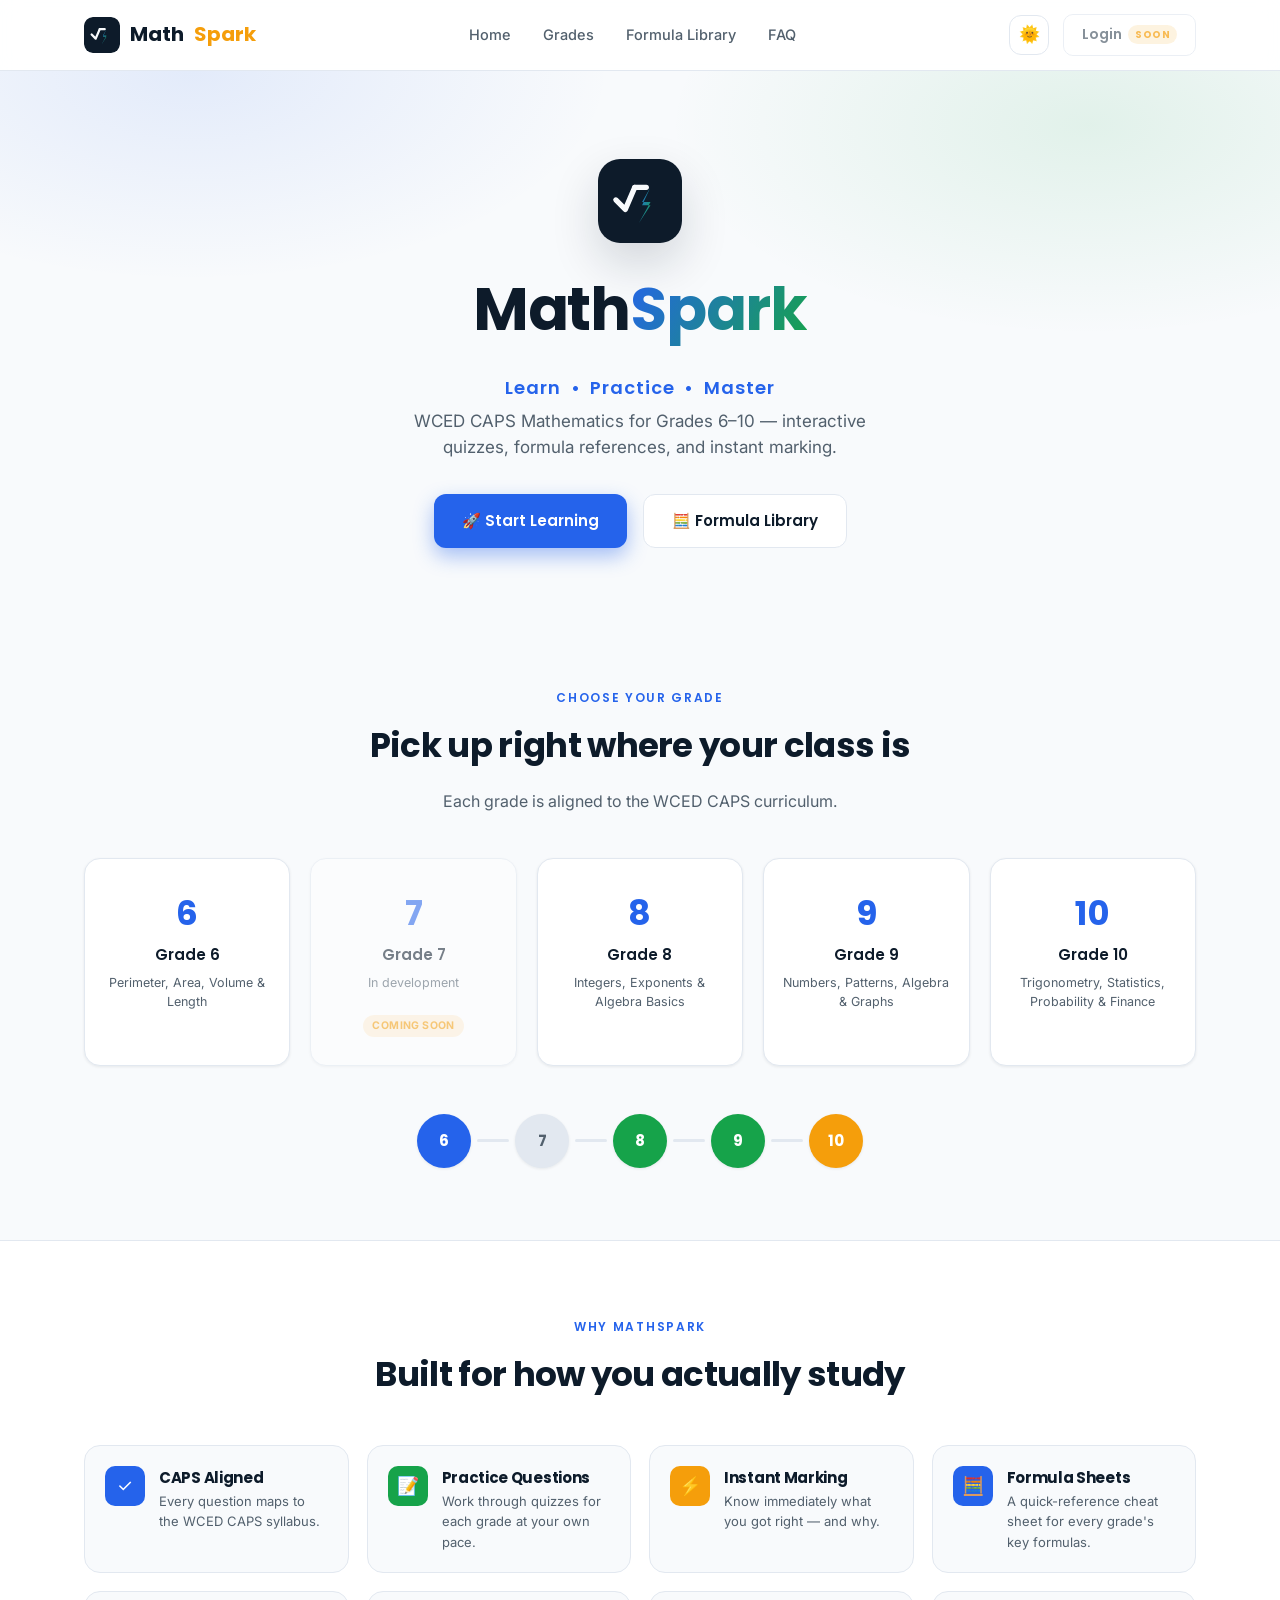
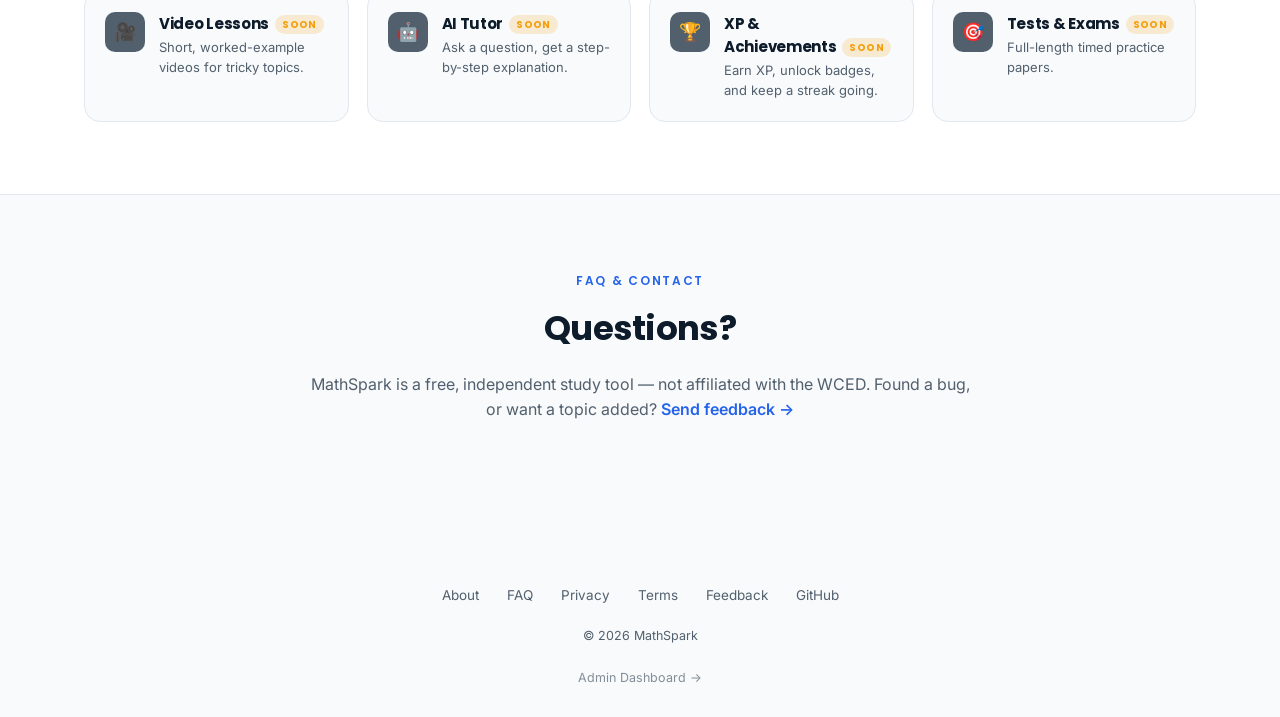
<file: index.html>
<!DOCTYPE html>
<html lang="en">
<head>
<meta charset="UTF-8">
<meta name="viewport" content="width=device-width, initial-scale=1">
<title>MathSpark — WCED CAPS Mathematics, Grades 6–10</title>
<meta name="description" content="Learn, practice, and master WCED CAPS Mathematics for Grades 6–10. Interactive quizzes, formula library, and instant marking.">
<link rel="icon" href="images/logo.svg" type="image/svg+xml">
<link rel="preconnect" href="https://fonts.googleapis.com">
<link href="https://fonts.googleapis.com/css2?family=Poppins:wght@600;700&family=Inter:wght@400;500;600&display=swap" rel="stylesheet">
<link rel="stylesheet" href="css/style.css">
<link rel="stylesheet" href="css/animations.css">
<link rel="stylesheet" href="css/responsive.css">
</head>
<body>

<nav class="nav">
  <div class="nav-inner">
    <a href="index.html" class="brand">
      <img src="images/logo.svg" alt="">
      Math<span class="spark">Spark</span>
    </a>

    <ul class="nav-links" id="navLinks">
      <li><a href="index.html">Home</a></li>
      <li><a href="#grades">Grades</a></li>
      <li><a href="cheatsheet.html">Formula Library</a></li>
      <li><a href="#faq">FAQ</a></li>
    </ul>

    <div class="nav-actions">
      <button class="theme-toggle" aria-label="Toggle dark mode">🌞</button>
      <span class="btn-login" title="Accounts &amp; saved progress are coming in a future version">Login<span class="badge-soon">SOON</span></span>
      <button class="nav-toggle" id="navToggle" aria-label="Open menu" aria-expanded="false"><span></span></button>
    </div>
  </div>
</nav>

<header class="hero">
  <img src="images/logo.svg" alt="MathSpark logo" class="hero-logo">
  <h1>Math<span class="spark">Spark</span></h1>
  <p class="hero-tagline">Learn &nbsp;•&nbsp; Practice &nbsp;•&nbsp; Master</p>
  <p class="hero-sub">WCED CAPS Mathematics for Grades 6–10 — interactive quizzes, formula references, and instant marking.</p>
  <div class="hero-actions">
    <a href="#grades" class="btn btn-primary">🚀 Start Learning</a>
    <a href="cheatsheet.html" class="btn btn-secondary">🧮 Formula Library</a>
  </div>
</header>

<section class="section" id="grades">
  <div class="container">
    <div class="section-head">
      <span class="eyebrow">Choose your grade</span>
      <h2>Pick up right where your class is</h2>
      <p>Each grade is aligned to the WCED CAPS curriculum.</p>
    </div>

    <div class="grade-grid">
      <a href="grade6.html" class="grade-card">
        <div class="num">6</div>
        <div class="label">Grade 6</div>
        <div class="topics">Perimeter, Area, Volume &amp; Length</div>
      </a>

      <div class="grade-card disabled" aria-disabled="true">
        <div class="num">7</div>
        <div class="label">Grade 7</div>
        <div class="topics">In development</div>
        <span class="tag-soon">COMING SOON</span>
      </div>

      <a href="grade8.html" class="grade-card">
        <div class="num">8</div>
        <div class="label">Grade 8</div>
        <div class="topics">Integers, Exponents &amp; Algebra Basics</div>
      </a>

      <a href="grade9.html" class="grade-card">
        <div class="num">9</div>
        <div class="label">Grade 9</div>
        <div class="topics">Numbers, Patterns, Algebra &amp; Graphs</div>
      </a>

      <a href="grade10.html" class="grade-card">
        <div class="num">10</div>
        <div class="label">Grade 10</div>
        <div class="topics">Trigonometry, Statistics, Probability &amp; Finance</div>
      </a>
    </div>

    <div class="path-teaser" aria-hidden="true">
      <div class="path-node active" style="background:var(--blue)">6</div>
      <div class="path-connector"></div>
      <div class="path-node" style="background:var(--border); color:var(--text-muted)">7</div>
      <div class="path-connector"></div>
      <div class="path-node" style="background:var(--green)">8</div>
      <div class="path-connector"></div>
      <div class="path-node" style="background:var(--green)">9</div>
      <div class="path-connector"></div>
      <div class="path-node" style="background:var(--orange)">10</div>
    </div>
  </div>
</section>

<section class="section features">
  <div class="container">
    <div class="section-head">
      <span class="eyebrow">Why MathSpark</span>
      <h2>Built for how you actually study</h2>
    </div>

    <div class="feature-grid">
      <div class="feature-item">
        <div class="feature-icon" style="background:var(--blue)">✓</div>
        <div><h4>CAPS Aligned</h4><p>Every question maps to the WCED CAPS syllabus.</p></div>
      </div>
      <div class="feature-item">
        <div class="feature-icon" style="background:var(--green)">📝</div>
        <div><h4>Practice Questions</h4><p>Work through quizzes for each grade at your own pace.</p></div>
      </div>
      <div class="feature-item">
        <div class="feature-icon" style="background:var(--orange)">⚡</div>
        <div><h4>Instant Marking</h4><p>Know immediately what you got right — and why.</p></div>
      </div>
      <div class="feature-item">
        <div class="feature-icon" style="background:var(--blue)">🧮</div>
        <div><h4>Formula Sheets</h4><p>A quick-reference cheat sheet for every grade's key formulas.</p></div>
      </div>
      <div class="feature-item">
        <div class="feature-icon" style="background:var(--text-muted)">🎥</div>
        <div><h4>Video Lessons<span class="badge-soon">SOON</span></h4><p>Short, worked-example videos for tricky topics.</p></div>
      </div>
      <div class="feature-item">
        <div class="feature-icon" style="background:var(--text-muted)">🤖</div>
        <div><h4>AI Tutor<span class="badge-soon">SOON</span></h4><p>Ask a question, get a step-by-step explanation.</p></div>
      </div>
      <div class="feature-item">
        <div class="feature-icon" style="background:var(--text-muted)">🏆</div>
        <div><h4>XP &amp; Achievements<span class="badge-soon">SOON</span></h4><p>Earn XP, unlock badges, and keep a streak going.</p></div>
      </div>
      <div class="feature-item">
        <div class="feature-icon" style="background:var(--text-muted)">🎯</div>
        <div><h4>Tests &amp; Exams<span class="badge-soon">SOON</span></h4><p>Full-length timed practice papers.</p></div>
      </div>
    </div>
  </div>
</section>

<section class="section" id="faq">
  <div class="container" style="max-width:720px">
    <div class="section-head">
      <span class="eyebrow">FAQ &amp; Contact</span>
      <h2>Questions?</h2>
      <p>MathSpark is a free, independent study tool — not affiliated with the WCED. Found a bug, or want a topic added? <a href="mailto:hilton.jonkers@gmail.com" style="color:var(--blue); font-weight:600;">Send feedback →</a></p>
    </div>
  </div>
</section>

<footer class="footer">
  <div class="footer-links">
    <a href="#faq">About</a>
    <a href="#faq">FAQ</a>
    <a href="#faq">Privacy</a>
    <a href="#faq">Terms</a>
    <a href="mailto:hilton.jonkers@gmail.com">Feedback</a>
    <a href="https://github.com/hjonkers/math-quiz" target="_blank" rel="noopener">GitHub</a>
  </div>
  <p class="footer-copy">© 2026 MathSpark</p>
  <a href="dashboard.html" style="display:inline-block; margin-top:10px; font-size:12.5px; color:var(--text-muted); opacity:0.7;">Admin Dashboard →</a>
</footer>

<script src="js/app.js"></script>
</body>
</html>
</file>
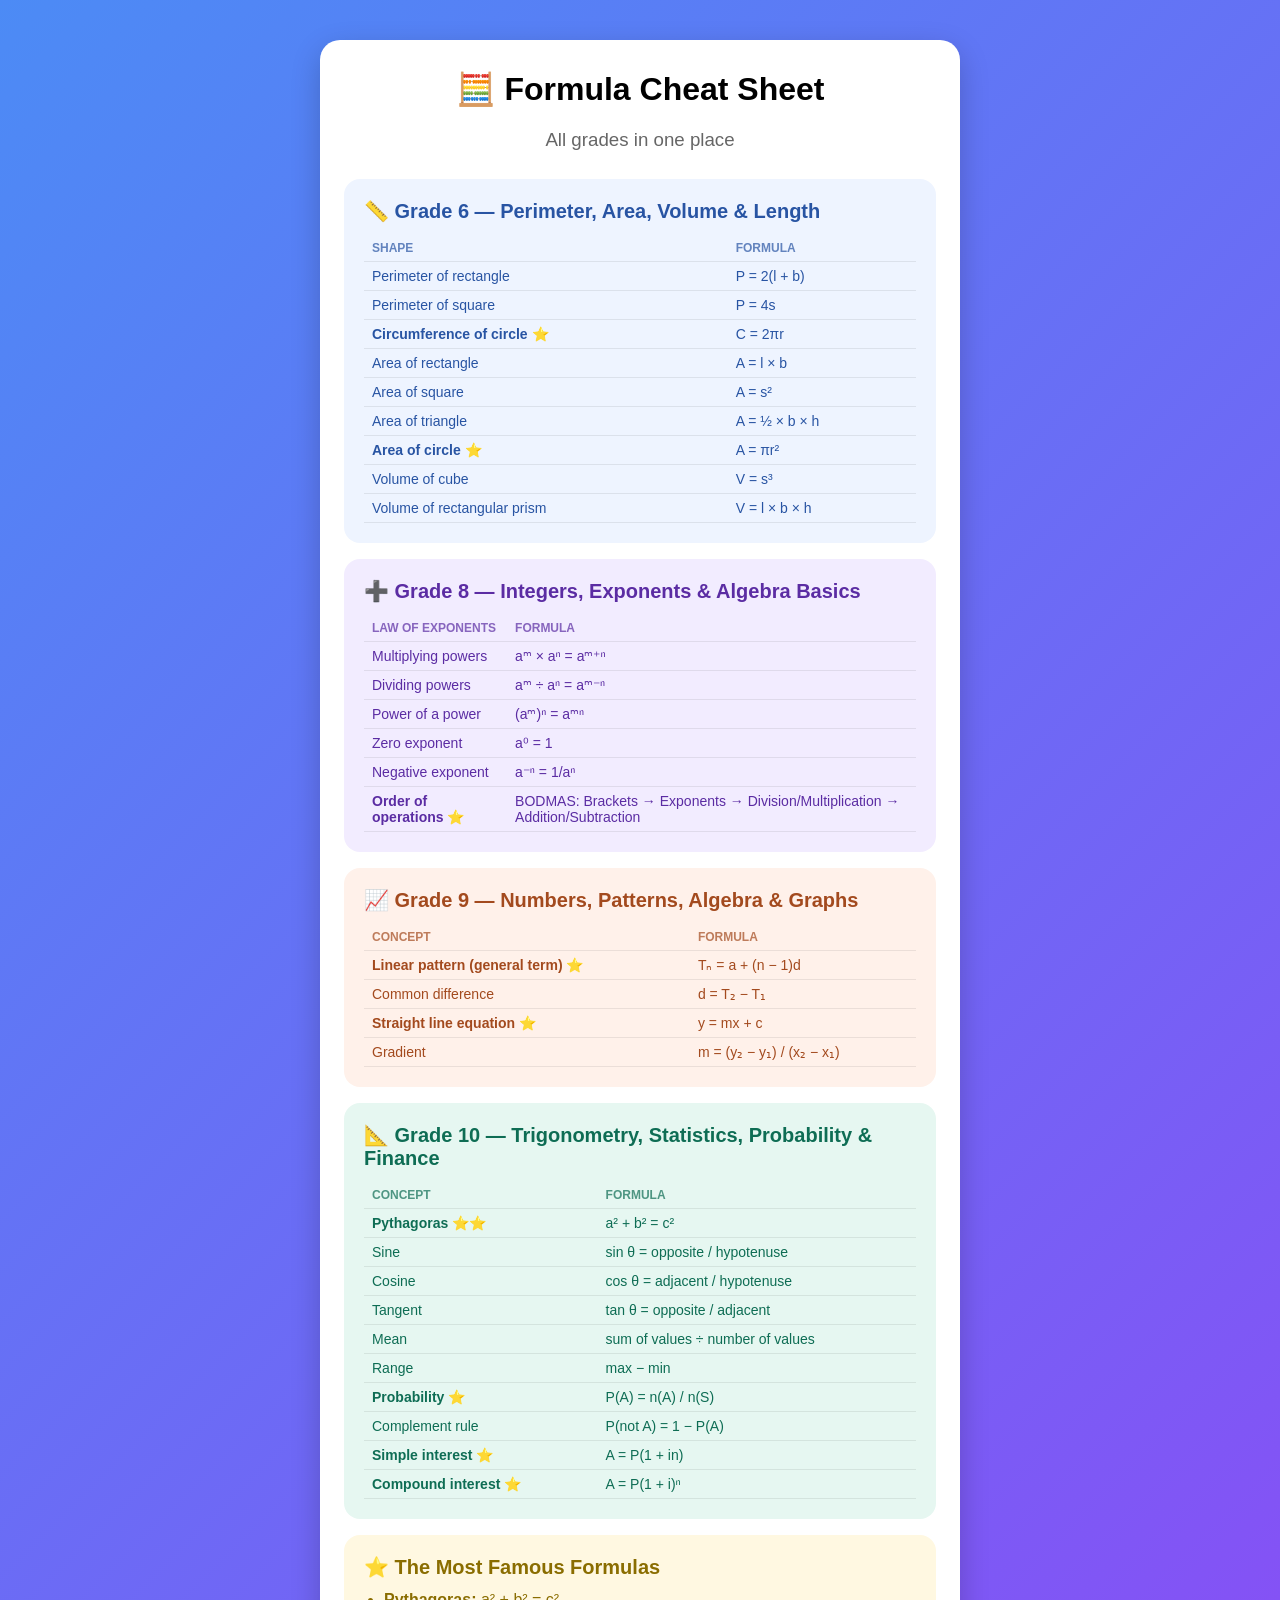
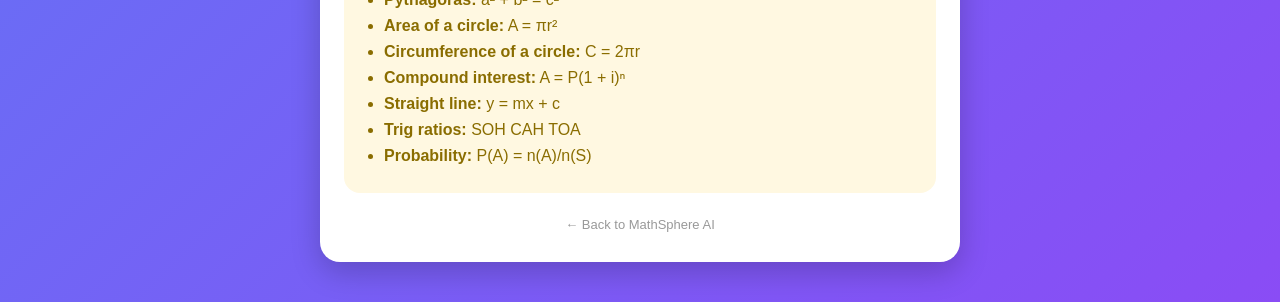
<file: cheatsheet.html>
<!DOCTYPE html>
<html>
<head>
<meta charset="UTF-8">
<meta name="viewport" content="width=device-width, initial-scale=1">
<title>MathSphere AI — Formula Cheat Sheet</title>
<style>

body{
    margin:0;
    font-family:Arial,sans-serif;
    background:linear-gradient(135deg,#4c8bf5,#8a4cf5);
    min-height:100vh;
    display:flex;
    align-items:center;
    justify-content:center;
    padding:20px 0;
}

.container{
    max-width:640px;
    width:100%;
    padding:20px;
}

.card{
    background:white;
    border-radius:20px;
    padding:30px 24px;
    box-shadow:0 10px 30px rgba(0,0,0,.2);
}

h1{
    margin-top:0;
    font-size:32px;
    text-align:center;
}

h3.subtitle{
    color:#666;
    font-weight:normal;
    margin-top:0;
    text-align:center;
    margin-bottom:28px;
}

.section{
    border-radius:16px;
    padding:20px;
    margin-top:16px;
}

.grade6{ background:#eef4ff; color:#2854a3; }
.grade8{ background:#f2ecff; color:#5b2ca3; }
.grade9{ background:#fff1ea; color:#a34a1e; }
.grade10{ background:#e6f7f1; color:#0e6d54; }
.famous{ background:#fff8e1; color:#8a6d00; }

.section .title{
    font-size:20px;
    font-weight:bold;
    display:block;
    margin-bottom:12px;
}

table{
    width:100%;
    border-collapse:collapse;
    font-size:14px;
}

table td, table th{
    text-align:left;
    padding:6px 8px;
    border-bottom:1px solid rgba(0,0,0,.08);
}

table th{
    font-size:12px;
    text-transform:uppercase;
    opacity:0.7;
}

.star{
    font-weight:bold;
}

.back-link{
    display:block;
    text-align:center;
    margin-top:24px;
    font-size:13px;
    color:#999;
    text-decoration:none;
}

.back-link:hover{
    text-decoration:underline;
}

ul.famous-list{
    margin:0;
    padding-left:20px;
}

ul.famous-list li{
    margin-bottom:8px;
}

</style>
</head>
<body>

<div class="container">
<div class="card">

<h1>🧮 Formula Cheat Sheet</h1>
<h3 class="subtitle">All grades in one place</h3>

<div class="section grade6">
<span class="title">📏 Grade 6 — Perimeter, Area, Volume &amp; Length</span>
<table>
<tr><th>Shape</th><th>Formula</th></tr>
<tr><td>Perimeter of rectangle</td><td>P = 2(l + b)</td></tr>
<tr><td>Perimeter of square</td><td>P = 4s</td></tr>
<tr><td class="star">Circumference of circle ⭐</td><td>C = 2πr</td></tr>
<tr><td>Area of rectangle</td><td>A = l × b</td></tr>
<tr><td>Area of square</td><td>A = s²</td></tr>
<tr><td>Area of triangle</td><td>A = ½ × b × h</td></tr>
<tr><td class="star">Area of circle ⭐</td><td>A = πr²</td></tr>
<tr><td>Volume of cube</td><td>V = s³</td></tr>
<tr><td>Volume of rectangular prism</td><td>V = l × b × h</td></tr>
</table>
</div>

<div class="section grade8">
<span class="title">➕ Grade 8 — Integers, Exponents &amp; Algebra Basics</span>
<table>
<tr><th>Law of Exponents</th><th>Formula</th></tr>
<tr><td>Multiplying powers</td><td>aᵐ × aⁿ = aᵐ⁺ⁿ</td></tr>
<tr><td>Dividing powers</td><td>aᵐ ÷ aⁿ = aᵐ⁻ⁿ</td></tr>
<tr><td>Power of a power</td><td>(aᵐ)ⁿ = aᵐⁿ</td></tr>
<tr><td>Zero exponent</td><td>a⁰ = 1</td></tr>
<tr><td>Negative exponent</td><td>a⁻ⁿ = 1/aⁿ</td></tr>
<tr><td class="star">Order of operations ⭐</td><td>BODMAS: Brackets → Exponents → Division/Multiplication → Addition/Subtraction</td></tr>
</table>
</div>

<div class="section grade9">
<span class="title">📈 Grade 9 — Numbers, Patterns, Algebra &amp; Graphs</span>
<table>
<tr><th>Concept</th><th>Formula</th></tr>
<tr><td class="star">Linear pattern (general term) ⭐</td><td>Tₙ = a + (n − 1)d</td></tr>
<tr><td>Common difference</td><td>d = T₂ − T₁</td></tr>
<tr><td class="star">Straight line equation ⭐</td><td>y = mx + c</td></tr>
<tr><td>Gradient</td><td>m = (y₂ − y₁) / (x₂ − x₁)</td></tr>
</table>
</div>

<div class="section grade10">
<span class="title">📐 Grade 10 — Trigonometry, Statistics, Probability &amp; Finance</span>
<table>
<tr><th>Concept</th><th>Formula</th></tr>
<tr><td class="star">Pythagoras ⭐⭐</td><td>a² + b² = c²</td></tr>
<tr><td>Sine</td><td>sin θ = opposite / hypotenuse</td></tr>
<tr><td>Cosine</td><td>cos θ = adjacent / hypotenuse</td></tr>
<tr><td>Tangent</td><td>tan θ = opposite / adjacent</td></tr>
<tr><td>Mean</td><td>sum of values ÷ number of values</td></tr>
<tr><td>Range</td><td>max − min</td></tr>
<tr><td class="star">Probability ⭐</td><td>P(A) = n(A) / n(S)</td></tr>
<tr><td>Complement rule</td><td>P(not A) = 1 − P(A)</td></tr>
<tr><td class="star">Simple interest ⭐</td><td>A = P(1 + in)</td></tr>
<tr><td class="star">Compound interest ⭐</td><td>A = P(1 + i)ⁿ</td></tr>
</table>
</div>

<div class="section famous">
<span class="title">⭐ The Most Famous Formulas</span>
<ul class="famous-list">
<li><strong>Pythagoras:</strong> a² + b² = c²</li>
<li><strong>Area of a circle:</strong> A = πr²</li>
<li><strong>Circumference of a circle:</strong> C = 2πr</li>
<li><strong>Compound interest:</strong> A = P(1 + i)ⁿ</li>
<li><strong>Straight line:</strong> y = mx + c</li>
<li><strong>Trig ratios:</strong> SOH CAH TOA</li>
<li><strong>Probability:</strong> P(A) = n(A)/n(S)</li>
</ul>
</div>

<a class="back-link" href="index.html">← Back to MathSphere AI</a>

</div>
</div>

</body>
</html>
</file>
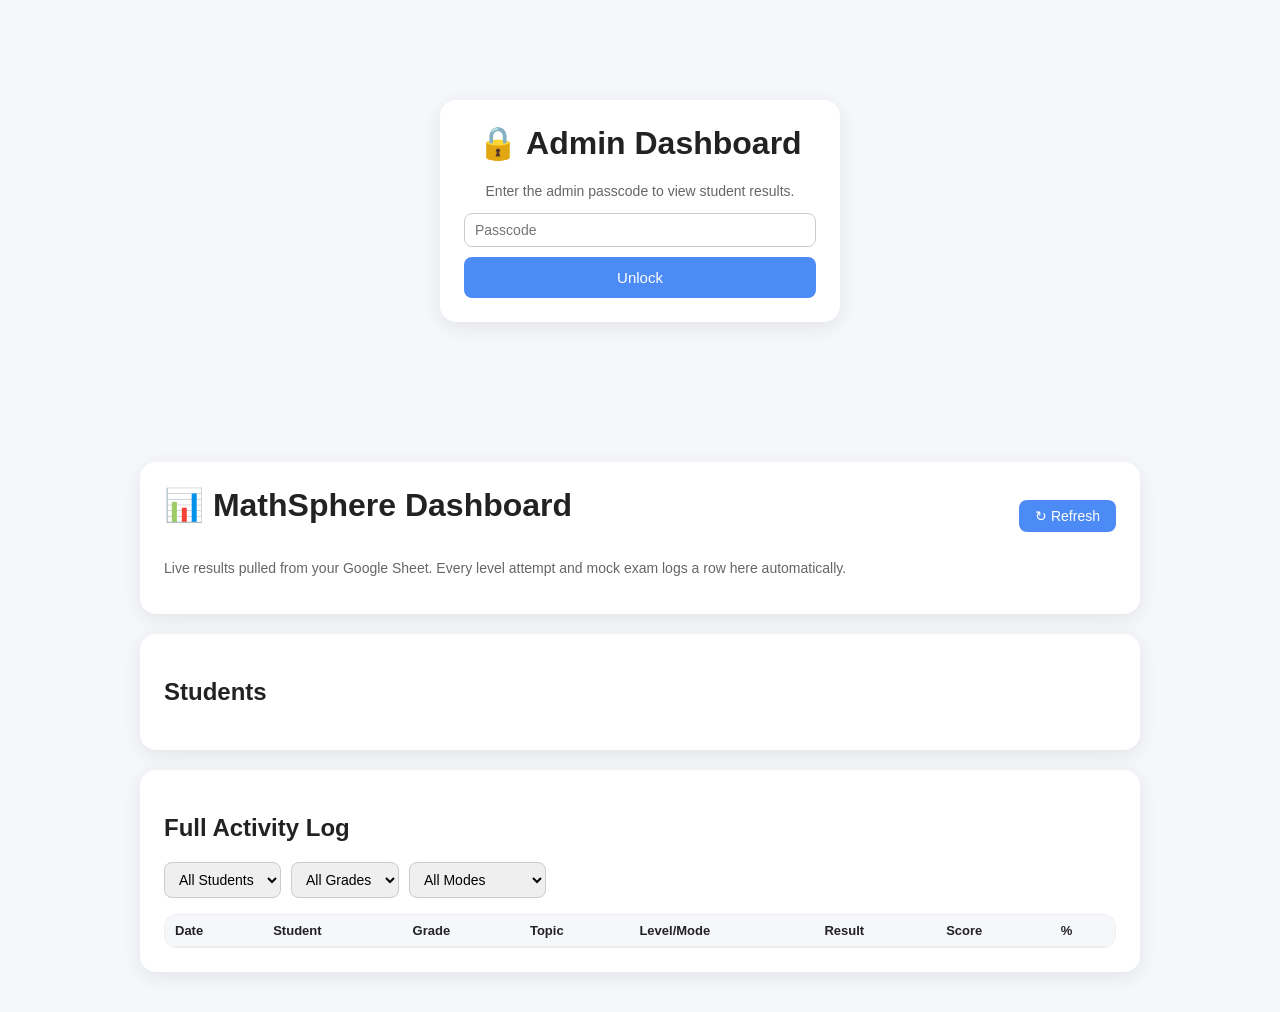
<file: dashboard.html>
<!DOCTYPE html>
<html>
<head>
<meta charset="UTF-8">
<meta name="viewport" content="width=device-width, initial-scale=1">
<title>MathSphere AI - Admin Dashboard</title>
<style>

body{
    margin:0;
    font-family:Arial,sans-serif;
    background:#f5f7fb;
    color:#222;
}

.container{
    max-width:1000px;
    margin:auto;
    padding:20px;
}

.card{
    background:white;
    border-radius:16px;
    padding:24px;
    box-shadow:0 5px 20px rgba(0,0,0,.08);
    margin-bottom:20px;
}

h1{
    margin-top:0;
}

.summaryGrid{
    display:grid;
    grid-template-columns:repeat(auto-fit,minmax(220px,1fr));
    gap:16px;
}

.studentCard{
    background:#f5f7fb;
    border-radius:12px;
    padding:16px;
}

.studentCard h3{
    margin:0 0 8px 0;
}

.studentCard .stat{
    font-size:14px;
    color:#444;
    margin:4px 0;
}

.studentCard .stat b{
    color:#111;
}

table{
    width:100%;
    border-collapse:collapse;
    font-size:13px;
}

th,td{
    text-align:left;
    padding:8px 10px;
    border-bottom:1px solid #eee;
}

th{
    background:#f5f7fb;
    position:sticky;
    top:0;
}

.tableWrap{
    max-height:500px;
    overflow-y:auto;
    border-radius:12px;
    border:1px solid #eee;
}

.pill{
    display:inline-block;
    padding:2px 8px;
    border-radius:20px;
    font-size:11px;
    font-weight:bold;
}

.pillPass{ background:#d4f5dd; color:#1e7a34; }
.pillFail{ background:#fde2e2; color:#a32020; }
.pillExam{ background:#e6e0fc; color:#4a2ca3; }

.controls{
    display:flex;
    gap:10px;
    margin-bottom:16px;
    flex-wrap:wrap;
}

select,input{
    padding:8px 10px;
    border-radius:8px;
    border:1px solid #ccc;
    font-size:14px;
}

.msg{
    text-align:center;
    padding:40px;
    color:#666;
}

.refreshBtn{
    background:#4c8bf5;
    color:white;
    border:none;
    border-radius:8px;
    padding:8px 16px;
    cursor:pointer;
    font-size:14px;
}

#lockScreen{
    max-width:400px;
    margin:80px auto;
    text-align:center;
}

#lockScreen input{
    width:100%;
    box-sizing:border-box;
    margin-bottom:10px;
}

#lockScreen button{
    width:100%;
    padding:12px;
    background:#4c8bf5;
    color:white;
    border:none;
    border-radius:8px;
    cursor:pointer;
    font-size:15px;
}

</style>
</head>
<body>

<div class="container" id="lockScreen">
<div class="card">
<h1>🔒 Admin Dashboard</h1>
<p style="color:#666;font-size:14px">Enter the admin passcode to view student results.</p>
<input type="password" id="passcodeInput" placeholder="Passcode">
<button onclick="checkPasscode()">Unlock</button>
</div>
</div>

<div class="container hidden" id="dashboardScreen">

<div class="card">
<div style="display:flex;justify-content:space-between;align-items:center">
<h1>📊 MathSphere Dashboard</h1>
<button class="refreshBtn" onclick="loadData()">↻ Refresh</button>
</div>
<p style="color:#666;font-size:14px">Live results pulled from your Google Sheet. Every level attempt and mock exam logs a row here automatically.</p>
</div>

<div class="card" id="summaryCard">
<h2>Students</h2>
<div class="summaryGrid" id="studentGrid"></div>
</div>

<div class="card">
<h2>Full Activity Log</h2>
<div class="controls">
<select id="studentFilter" onchange="renderTable()"><option value="">All Students</option></select>
<select id="gradeFilter" onchange="renderTable()"><option value="">All Grades</option></select>
<select id="modeFilter" onchange="renderTable()">
<option value="">All Modes</option>
<option value="level">Practice Levels</option>
<option value="exam">Mock Exams</option>
</select>
</div>
<div class="tableWrap">
<table>
<thead>
<tr><th>Date</th><th>Student</th><th>Grade</th><th>Topic</th><th>Level/Mode</th><th>Result</th><th>Score</th><th>%</th></tr>
</thead>
<tbody id="logTableBody"></tbody>
</table>
</div>
</div>

</div>

<script src="config.js"></script>
<script>

let allRows = [];

function checkPasscode(){
    const val = document.getElementById("passcodeInput").value;
    if(val === MATHSPHERE_ADMIN_PASSCODE){
        document.getElementById("lockScreen").classList.add("hidden");
        document.getElementById("dashboardScreen").classList.remove("hidden");
        loadData();
    } else {
        alert("Incorrect passcode.");
    }
}

function parseCSV(text){
    const rows=[];
    let row=[], field='', inQuotes=false;
    for(let i=0;i<text.length;i++){
        const c=text[i];
        if(inQuotes){
            if(c==='"'){
                if(text[i+1]==='"'){ field+='"'; i++; } else { inQuotes=false; }
            } else field+=c;
        } else {
            if(c==='"'){ inQuotes=true; }
            else if(c===','){ row.push(field); field=''; }
            else if(c==='\n'){ row.push(field); rows.push(row); row=[]; field=''; }
            else if(c==='\r'){ /* skip */ }
            else field+=c;
        }
    }
    if(field.length || row.length){ row.push(field); rows.push(row); }
    return rows;
}

async function loadData(){
    const body = document.getElementById("logTableBody");
    body.innerHTML = `<tr><td colspan="8"><div class="msg">Loading…</div></td></tr>`;

    if(!MATHSPHERE_DASHBOARD_CSV_URL || MATHSPHERE_DASHBOARD_CSV_URL.indexOf("PASTE_YOUR")===0){
        body.innerHTML = `<tr><td colspan="8"><div class="msg">Dashboard isn't connected yet — add MATHSPHERE_DASHBOARD_CSV_URL in config.js (see SETUP.md).</div></td></tr>`;
        return;
    }

    try{
        const res = await fetch(MATHSPHERE_DASHBOARD_CSV_URL, {cache:"no-store"});
        const text = await res.text();
        const rows = parseCSV(text);
        if(rows.length < 2){
            document.getElementById("studentGrid").innerHTML = `<div class="msg">No results logged yet.</div>`;
            return;
        }
        const headers = rows[0].map(h=>h.trim());
        allRows = rows.slice(1).filter(r=>r.length>1 && r[1]).map(r=>{
            const obj={};
            headers.forEach((h,i)=>{ obj[h]=r[i]!==undefined?r[i]:""; });
            return obj;
        });
        populateFilters();
        renderSummary();
        renderTable();
    }catch(e){
        document.getElementById("studentGrid").innerHTML = `<div class="msg">Couldn't load the sheet. Double check it's published to the web as CSV, and that the URL in config.js is correct.</div>`;
    }
}

function populateFilters(){
    const students = [...new Set(allRows.map(r=>r.Student).filter(Boolean))].sort();
    const grades = [...new Set(allRows.map(r=>r.Grade).filter(Boolean))].sort();

    const sSel = document.getElementById("studentFilter");
    const gSel = document.getElementById("gradeFilter");
    sSel.innerHTML = `<option value="">All Students</option>` + students.map(s=>`<option value="${s}">${s}</option>`).join('');
    gSel.innerHTML = `<option value="">All Grades</option>` + grades.map(g=>`<option value="${g}">${g}</option>`).join('');
}

function renderSummary(){
    const students = [...new Set(allRows.map(r=>r.Student).filter(Boolean))];
    let html = "";
    students.forEach(name=>{
        const rows = allRows.filter(r=>r.Student===name);
        const grades = [...new Set(rows.map(r=>r.Grade))].join(', ');
        const levelRows = rows.filter(r=>r.Mode==='level');
        const examRows = rows.filter(r=>r.Mode==='exam');
        const percents = rows.map(r=>parseFloat(r.Percent)).filter(n=>!isNaN(n));
        const avgPercent = percents.length ? Math.round(percents.reduce((a,b)=>a+b,0)/percents.length) : 0;
        const xps = rows.map(r=>parseFloat(r.XP)).filter(n=>!isNaN(n));
        const maxXP = xps.length ? Math.max(...xps) : 0;
        const dates = rows.map(r=>new Date(r.Timestamp)).filter(d=>!isNaN(d));
        const lastActive = dates.length ? new Date(Math.max(...dates)).toLocaleDateString() : '—';

        html += `
        <div class="studentCard">
            <h3>👤 ${name}</h3>
            <div class="stat">Grade(s): <b>${grades||'—'}</b></div>
            <div class="stat">Practice levels attempted: <b>${levelRows.length}</b></div>
            <div class="stat">Mock exams taken: <b>${examRows.length}</b></div>
            <div class="stat">Average score: <b>${avgPercent}%</b></div>
            <div class="stat">Total XP: <b>${maxXP}</b></div>
            <div class="stat">Last active: <b>${lastActive}</b></div>
        </div>`;
    });
    document.getElementById("studentGrid").innerHTML = html || `<div class="msg">No results logged yet.</div>`;
}

function renderTable(){
    const studentF = document.getElementById("studentFilter").value;
    const gradeF = document.getElementById("gradeFilter").value;
    const modeF = document.getElementById("modeFilter").value;

    let rows = allRows.slice();
    if(studentF) rows = rows.filter(r=>r.Student===studentF);
    if(gradeF) rows = rows.filter(r=>r.Grade===gradeF);
    if(modeF) rows = rows.filter(r=>r.Mode===modeF);

    rows.sort((a,b)=> new Date(b.Timestamp) - new Date(a.Timestamp));
    rows = rows.slice(0,200);

    const body = document.getElementById("logTableBody");
    if(!rows.length){
        body.innerHTML = `<tr><td colspan="8"><div class="msg">No matching results.</div></td></tr>`;
        return;
    }

    body.innerHTML = rows.map(r=>{
        const date = new Date(r.Timestamp);
        const dateStr = isNaN(date) ? r.Timestamp : date.toLocaleString();
        let pill = '';
        if(r.Mode==='exam') pill = `<span class="pill pillExam">Exam</span>`;
        else if(r.Result==='passed') pill = `<span class="pill pillPass">Passed</span>`;
        else pill = `<span class="pill pillFail">${r.Result||'Not Passed'}</span>`;
        return `<tr>
            <td>${dateStr}</td>
            <td>${r.Student}</td>
            <td>${r.Grade}</td>
            <td>${r.Topic}</td>
            <td>${r["Level/Mode"]}</td>
            <td>${pill}</td>
            <td>${r.Score}/${r.Total}</td>
            <td>${r.Percent}%</td>
        </tr>`;
    }).join('');
}

</script>

</body>
</html>
</file>
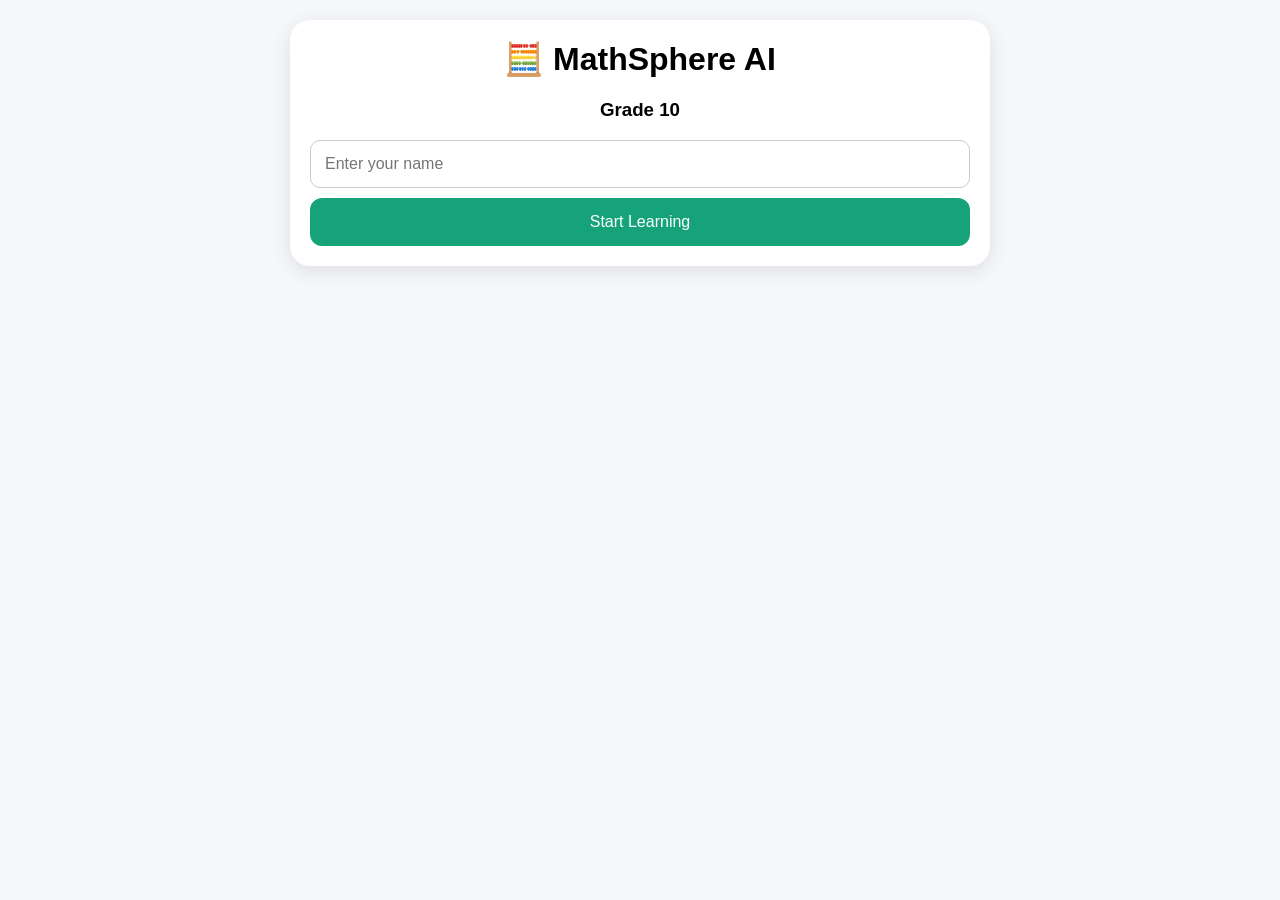
<file: grade10.html>
<!DOCTYPE html>
<html>
<head>
<meta charset="UTF-8">
<meta name="viewport" content="width=device-width, initial-scale=1">
<title>MathSphere AI - Grade 10</title>
<style>

body{
    margin:0;
    font-family:Arial,sans-serif;
    background:#f5f7fb;
}

.container{
    max-width:700px;
    margin:auto;
    padding:20px;
}

.card{
    background:white;
    border-radius:20px;
    padding:20px;
    box-shadow:0 5px 20px rgba(0,0,0,.1);
}

h1,h2,h3{
    text-align:center;
    margin-top:0;
}

button{
    border:none;
    border-radius:12px;
    padding:15px;
    width:100%;
    margin-top:10px;
    cursor:pointer;
    font-size:16px;
    font-family:inherit;
}

.primary{
    background:#16a37a;
    color:white;
}

.level{
    background:#e6f7f1;
    text-align:left;
}

.locked{
    background:#ddd;
    color:#999;
    text-align:left;
    cursor:default;
}

.option{
    background:#e6f7f1;
    text-align:left;
}

.option:disabled{
    opacity:0.7;
    cursor:default;
}

.hidden{
    display:none;
}

.stats{
    display:flex;
    justify-content:space-between;
    margin-bottom:15px;
    font-weight:bold;
}

.progress{
    background:#ddd;
    height:15px;
    border-radius:20px;
    overflow:hidden;
}

.progressFill{
    background:#16a37a;
    width:0%;
    height:100%;
    transition:width .3s;
}

.correct{
    background:#28a745 !important;
    color:white;
}

.wrong{
    background:#dc3545 !important;
    color:white;
}

.badge{
    background:gold;
    padding:12px;
    border-radius:10px;
    text-align:center;
    margin-top:15px;
    font-weight:bold;
}

input{
    width:100%;
    padding:14px;
    border:1px solid #ccc;
    border-radius:10px;
    font-size:16px;
    box-sizing:border-box;
}

.path-item{
    margin:10px 0;
}

.topicGrid{
    display:grid;
    grid-template-columns:1fr 1fr;
    gap:12px;
    margin-top:15px;
}

.topicCard{
    background:#e6f7f1;
    border-radius:16px;
    padding:16px 10px;
    text-align:center;
    cursor:pointer;
    border:none;
    font-family:inherit;
}

.topicCard .icon{
    font-size:34px;
    display:block;
    margin-bottom:6px;
}

.topicCard .sub{
    font-size:12px;
    color:#666;
    font-weight:normal;
    display:block;
    margin-top:4px;
}

.backBtn{
    background:none;
    border:none;
    color:#16a37a;
    font-weight:bold;
    width:auto;
    padding:0;
    margin:0 0 10px 0;
    cursor:pointer;
    font-size:15px;
}

.explainBox{
    background:#fff8e1;
    border-radius:12px;
    padding:12px 14px;
    margin-top:12px;
    font-size:14px;
    line-height:1.4;
    display:none;
}

.learnBtn{
    background:#eaf7ee;
    color:#1e7a34;
    font-weight:bold;
}

.lessonText{
    font-size:15px;
    line-height:1.6;
    color:#333;
}

.formulaBox{
    background:#e6f7f1;
    border-radius:12px;
    padding:14px;
    margin:14px 0;
    text-align:center;
    font-weight:bold;
    font-size:17px;
    color:#0e6d54;
}

.exampleBox{
    background:#fff8e1;
    border-radius:12px;
    padding:14px 16px;
    margin:14px 0;
    font-size:14px;
    line-height:1.6;
}

.tipBox{
    background:#eaf7ee;
    border-radius:12px;
    padding:12px 16px;
    margin:14px 0;
    font-size:13px;
    line-height:1.5;
    color:#1e7a34;
}

.questionText{
    font-size:20px;
}

</style>
</head>

<body>

<div class="container">

<!-- START SCREEN -->
<div id="welcome" class="card">
<h1>🧮 MathSphere AI</h1>
<h3>Grade 10</h3>
<input id="studentName" placeholder="Enter your name">
<button class="primary" onclick="startJourney()">Start Learning</button>
</div>

<!-- TOPIC SELECT -->
<div id="topicScreen" class="card hidden">
<div class="stats">
<span id="welcomeUserTopics"></span>
<span id="xpDisplayTopics">⭐ 0 XP</span>
</div>
<h2>Choose A Topic</h2>
<div id="topicGrid" class="topicGrid"></div>
<button class="primary" style="margin-top:16px" onclick="showExamInfo()">📝 Take A Mock Exam</button>
</div>

<!-- EXAM INFO -->
<div id="examInfoScreen" class="card hidden">
<button class="backBtn" onclick="showTopics()">&larr; All Topics</button>
<h2>📝 Mock Exam</h2>
<div class="lessonText">
<p>This mock exam mixes questions from every topic — just like a real test.</p>
<ul>
<li><b>15 questions</b> covering all topics</li>
<li><b>20 minutes</b> on the clock</li>
<li>No hints during the exam — you'll see full explanations in the review afterwards</li>
</ul>
</div>
<button class="primary" onclick="startExam()">Start Mock Exam</button>
</div>

<!-- EXAM -->
<div id="examScreen" class="card hidden">
<div class="stats">
<span id="examTimer">⏱ 20:00</span>
<span id="examCounter"></span>
</div>
<div class="progress"><div class="progressFill" id="examProgressFill"></div></div>
<h2 id="examQuestionText" class="questionText"></h2>
<div id="examOptions"></div>
</div>

<!-- EXAM RESULTS -->
<div id="examResultScreen" class="card hidden">
<h1>📝 Mock Exam Results</h1>
<h2 id="examResultScore"></h2>
<h3 id="examPercentage"></h3>
<div id="examTopicBreakdown"></div>
<button class="level" onclick="toggleExamReview()" id="examReviewBtn">Review Answers</button>
<div id="examReview" class="hidden"></div>
<button class="level" onclick="showTopics()">Back To Topics</button>
</div>

<!-- LEARNING PATH -->
<div id="pathScreen" class="card hidden">
<button class="backBtn" onclick="showTopics()">&larr; All Topics</button>
<div class="stats">
<span id="welcomeUser"></span>
<span id="xpDisplay">⭐ 0 XP</span>
</div>
<h2 id="pathTitle"></h2>
<div id="path"></div>
</div>

<!-- LEARN / TUTORIAL -->
<div id="learnScreen" class="card hidden">
<button class="backBtn" onclick="showPath()">&larr; Back To Levels</button>
<h2 id="learnTitle"></h2>
<div class="lessonText" id="learnBody"></div>
<button class="primary" onclick="showPath()">Start Practicing →</button>
</div>

<!-- QUIZ -->
<div id="quizScreen" class="card hidden">

<div class="stats">
<span id="xpTop">⭐ 0 XP</span>
<span id="questionCounter"></span>
</div>

<div style="text-align:center;margin-bottom:10px">
<div id="quizHearts">❤️❤️❤️❤️❤️</div>
</div>

<div class="progress">
<div class="progressFill" id="progressFill"></div>
</div>

<h2 id="questionText" class="questionText"></h2>

<div id="options"></div>

<div class="explainBox" id="explainBox"></div>

<button class="primary" id="continueBtn" onclick="proceed()" style="display:none">Continue →</button>

</div>

<!-- RESULTS -->
<div id="resultScreen" class="card hidden">

<h1 id="resultHeading">🏆 Level Complete</h1>

<h2 id="resultScore"></h2>

<div style="font-size:60px;text-align:center;font-weight:bold;color:#16a37a" id="grade"></div>

<h3 id="percentage"></h3>

<div class="badge" id="resultBadge"></div>

<button class="primary" onclick="retryLevel()" id="retryBtn">Try Again</button>
<button class="level" onclick="showPath()">Back To Levels</button>

</div>

</div>

<script src="config.js"></script>
<script>

const GRADE_LABEL = "Grade 10";

/* ---------- helpers ---------- */

function randInt(min,max){
    return Math.floor(Math.random()*(max-min+1))+min;
}

function nonZero(min,max){
    let n=0;
    while(n===0) n=randInt(min,max);
    return n;
}

function wrap(n){
    return n<0 ? `(${n})` : `${n}`;
}

function fmt(n){
    n = Math.round(n*100)/100;
    return Number.isInteger(n) ? n : n.toFixed(2).replace(/0+$/,'').replace(/\.$/,'');
}

function shuffle(arr){
    for(let i=arr.length-1;i>0;i--){
        const j = Math.floor(Math.random()*(i+1));
        [arr[i],arr[j]]=[arr[j],arr[i]];
    }
    return arr;
}

function gcd(a,b){
    a=Math.abs(a); b=Math.abs(b);
    while(b){ [a,b]=[b,a%b]; }
    return a||1;
}

function simplifyFrac(n,d){
    if(d<0){ n=-n; d=-d; }
    const g=gcd(n,d);
    return [n/g,d/g];
}

function fracStr(n,d){
    const [sn,sd]=simplifyFrac(n,d);
    return sd===1 ? `${sn}` : `${sn}/${sd}`;
}

function uniqueTake(correct, candidates, need){
    const out=[];
    for(const c of candidates){
        if(c!==correct && !out.includes(c)) out.push(c);
        if(out.length>=need) break;
    }
    return out;
}

function makeQ(question, correct, distractorVals, unit, explain){
    let vals = new Set([correct]);
    for(const d of distractorVals){
        if(vals.size>=4) break;
        if(!vals.has(d)) vals.add(d);
    }
    let tries=0;
    while(vals.size<4 && tries<40){
        const delta = randInt(1,10) * (Math.random()<0.5?-1:1);
        const d = correct+delta;
        if(!vals.has(d)) vals.add(d);
        tries++;
    }
    const arr = shuffle(Array.from(vals));
    return {
        question,
        options: arr.map(v=>fmt(v)+unit),
        answer: arr.indexOf(correct),
        explain
    };
}

function makeQStr(question, correct, distractors, explain){
    let vals = new Set([correct]);
    for(const d of distractors){
        if(vals.size>=4) break;
        if(d && !vals.has(d)) vals.add(d);
    }
    let k=1;
    while(vals.size<4 && k<20){
        vals.add(correct+" ");
        k++;
    }
    const arr = shuffle(Array.from(vals));
    return {
        question,
        options: arr,
        answer: arr.indexOf(correct),
        explain
    };
}

/* ---------- 2D TRIGONOMETRY generators ---------- */

function genTrigRatio(){
    const triples=[[3,4,5],[6,8,10],[5,12,13],[8,15,17],[7,24,25],[9,12,15],[10,24,26],[12,16,20]];
    const [o,a,h]=triples[randInt(0,triples.length-1)];
    const type=['sin','cos','tan'][randInt(0,2)];
    let correct, candidates;
    if(type==='sin'){ correct=fracStr(o,h); candidates=[fracStr(a,h), fracStr(o,a), fracStr(h,o)]; }
    else if(type==='cos'){ correct=fracStr(a,h); candidates=[fracStr(o,h), fracStr(a,o), fracStr(h,a)]; }
    else { correct=fracStr(o,a); candidates=[fracStr(a,o), fracStr(o,h), fracStr(a,h)]; }
    const distractors=uniqueTake(correct,candidates,3);
    const formula = type==='sin' ? 'opposite/hypotenuse' : type==='cos' ? 'adjacent/hypotenuse' : 'opposite/adjacent';
    const values = type==='sin' ? `${o}/${h}` : type==='cos' ? `${a}/${h}` : `${o}/${a}`;
    return makeQStr(`In right-angled triangle ABC (right angle at C), the side opposite A = ${o}, the side adjacent to A = ${a}, and the hypotenuse = ${h}. Find ${type} A.`,
        correct, distractors,
        `${type} A = ${formula} = ${values} = ${correct}.`);
}

function genTrigSide(){
    const angle=randInt(20,70), H=randInt(8,40);
    const type = Math.random()<0.5?'opposite':'adjacent';
    const correct = type==='opposite'
        ? Math.round(H*Math.sin(angle*Math.PI/180)*10)/10
        : Math.round(H*Math.cos(angle*Math.PI/180)*10)/10;
    const other = type==='opposite'
        ? Math.round(H*Math.cos(angle*Math.PI/180)*10)/10
        : Math.round(H*Math.sin(angle*Math.PI/180)*10)/10;
    return makeQ(`In a right-angled triangle, the hypotenuse is ${H} and one angle is ${angle}°. Find the length of the side ${type==='opposite'?'opposite':'adjacent to'} this angle (round to 1 decimal place).`,
        correct, [other, Math.round(H*Math.tan(angle*Math.PI/180)*10)/10, Math.round((H-correct)*10)/10], '',
        `${type==='opposite'?'Opposite':'Adjacent'} = Hypotenuse × ${type==='opposite'?'sin':'cos'}(${angle}°) = ${H} × ${type==='opposite'?fmt(Math.sin(angle*Math.PI/180)):fmt(Math.cos(angle*Math.PI/180))} ≈ ${correct}.`);
}

function genTrigAngle(){
    const H=randInt(10,50), A=randInt(20,70);
    const opp = Math.round(H*Math.sin(A*Math.PI/180)*10)/10;
    const correct = Math.round(Math.asin(opp/H)*180/Math.PI);
    return makeQ(`In a right-angled triangle, the hypotenuse is ${H} and the side opposite angle A is ${opp}. Find the size of angle A, to the nearest degree.`,
        correct, [correct+5, correct-5, 90-correct], '°',
        `A = sin⁻¹(opposite ÷ hypotenuse) = sin⁻¹(${opp} ÷ ${H}) ≈ ${correct}°.`);
}

function genElevDepression(){
    const type = Math.random()<0.5 ? 'elevation' : 'depression';
    const angle = randInt(15,60);
    if(type==='elevation'){
        const distance = randInt(15,80);
        const correct = Math.round(distance*Math.tan(angle*Math.PI/180)*10)/10;
        return makeQ(`From a point ${distance} m from the base of a building, the angle of elevation to the top is ${angle}°. Calculate the height of the building (to 1 decimal place).`,
            correct, [Math.round(distance*Math.sin(angle*Math.PI/180)*10)/10, Math.round(distance*Math.cos(angle*Math.PI/180)*10)/10, Math.round((distance+correct)*10)/10], ' m',
            `Height = distance × tan(angle) = ${distance} × tan(${angle}°) ≈ ${correct} m.`);
    } else {
        const height = randInt(15,80);
        const correct = Math.round(height/Math.tan(angle*Math.PI/180)*10)/10;
        return makeQ(`From the top of a ${height} m cliff, the angle of depression to a boat is ${angle}°. Calculate the horizontal distance from the base of the cliff to the boat (to 1 decimal place).`,
            correct, [Math.round(height*Math.tan(angle*Math.PI/180)*10)/10, Math.round(height*Math.sin(angle*Math.PI/180)*10)/10, Math.round((height+correct)*10)/10], ' m',
            `The angle of depression equals the angle of elevation from the boat. Distance = height ÷ tan(angle) = ${height} ÷ tan(${angle}°) ≈ ${correct} m.`);
    }
}

function genTrigBoss(){
    const fns=[genTrigRatio,genTrigSide,genTrigAngle,genElevDepression];
    return fns[randInt(0,fns.length-1)]();
}

/* ---------- STATISTICS generators ---------- */

function genMean(){
    const n=randInt(5,7);
    const nums=[]; for(let i=0;i<n;i++) nums.push(randInt(1,20));
    const sum=nums.reduce((a,b)=>a+b,0);
    const correct = Math.round((sum/n)*10)/10;
    return makeQ(`Find the mean of: ${nums.join('; ')}`,
        correct, [Math.round((sum/(n-1))*10)/10, Math.round((sum/(n+1))*10)/10, correct+2], '',
        `Mean = sum of values ÷ number of values = ${sum} ÷ ${n} = ${correct}.`);
}

function genMedian(){
    const n=randInt(5,8);
    const nums=[]; for(let i=0;i<n;i++) nums.push(randInt(1,30));
    const sorted=[...nums].sort((a,b)=>a-b);
    let correct;
    if(n%2===1) correct = sorted[(n-1)/2];
    else correct = (sorted[n/2-1]+sorted[n/2])/2;
    const mean = Math.round(nums.reduce((a,b)=>a+b,0)/n*10)/10;
    return makeQ(`Find the median of: ${nums.join('; ')}`,
        correct, [sorted[0], sorted[n-1], mean], '',
        `Sort the values first: ${sorted.join('; ')}. ${n%2===1?`The middle value is ${correct}.`:`The middle two values are ${sorted[n/2-1]} and ${sorted[n/2]}, so the median = (${sorted[n/2-1]}+${sorted[n/2]}) ÷ 2 = ${correct}.`}`);
}

function genModeRange(){
    if(Math.random()<0.5){
        const modeVal=randInt(1,15);
        let nums=[modeVal,modeVal];
        const n=randInt(6,8);
        while(nums.length<n){
            const v=randInt(1,15);
            if(v!==modeVal || Math.random()<0.3) nums.push(v);
        }
        shuffle(nums);
        return makeQ(`Find the mode of: ${nums.join('; ')}`,
            modeVal, [nums[0]===modeVal?nums[nums.length-1]:nums[0], modeVal+1, modeVal-1], '',
            `The mode is the value that appears most often. ${modeVal} appears more than any other value, so the mode is ${modeVal}.`);
    } else {
        const n=randInt(5,8);
        const nums=[]; for(let i=0;i<n;i++) nums.push(randInt(1,50));
        const correct = Math.max(...nums)-Math.min(...nums);
        return makeQ(`Find the range of: ${nums.join('; ')}`,
            correct, [Math.max(...nums), Math.min(...nums), correct+3], '',
            `Range = highest value − lowest value = ${Math.max(...nums)} − ${Math.min(...nums)} = ${correct}.`);
    }
}

function genFrequencyTable(){
    const n=randInt(3,4);
    let pairs=[];
    for(let i=0;i<n;i++) pairs.push([randInt(1,10), randInt(2,8)]);
    const totalFreq = pairs.reduce((a,p)=>a+p[1],0);
    const weightedSum = pairs.reduce((a,p)=>a+p[0]*p[1],0);
    const tableStr = pairs.map(p=>`Value ${p[0]} occurs ${p[1]} times`).join('; ');
    if(Math.random()<0.5){
        return makeQ(`A dataset is summarised as follows: ${tableStr}. How many data values are there in total?`,
            totalFreq, [totalFreq+2, totalFreq-2, pairs.length], '',
            `Add up all the frequencies: ${pairs.map(p=>p[1]).join(' + ')} = ${totalFreq}.`);
    } else {
        const correct = Math.round((weightedSum/totalFreq)*10)/10;
        return makeQ(`A dataset is summarised as follows: ${tableStr}. Find the mean of this dataset.`,
            correct, [Math.round((weightedSum/pairs.length)*10)/10, Math.round((totalFreq/pairs.length)*10)/10, correct+1], '',
            `Mean = (sum of value × frequency) ÷ (total frequency) = ${weightedSum} ÷ ${totalFreq} = ${correct}.`);
    }
}

function genStatsBoss(){
    const fns=[genMean,genMedian,genModeRange,genFrequencyTable];
    return fns[randInt(0,fns.length-1)]();
}

/* ---------- PROBABILITY generators ---------- */

function genTheoProb(){
    const colorNames=['red','blue','green','yellow'];
    const n = randInt(2,3);
    const chosen = shuffle([...colorNames]).slice(0,n);
    const counts = chosen.map(()=>randInt(2,8));
    const total = counts.reduce((a,b)=>a+b,0);
    const target = randInt(0,n-1);
    const favorable = counts[target];
    const correct = fracStr(favorable,total);
    const distractors = uniqueTake(correct, [
        fracStr(favorable, total-favorable),
        fracStr(total-favorable, total),
        fracStr(favorable+1, total)
    ], 3);
    const desc = chosen.map((c,i)=>`${counts[i]} ${c}`).join(', ');
    return makeQStr(`A bag contains ${desc} marbles. If one marble is drawn at random, what is the probability that it is ${chosen[target]}?`,
        correct, distractors,
        `P(${chosen[target]}) = number of ${chosen[target]} marbles ÷ total marbles = ${favorable}/${total} = ${correct}.`);
}

function genRelFreq(){
    const trials=randInt(20,100);
    const successes=randInt(5,trials-5);
    const correct=Math.round((successes/trials)*100)/100;
    return makeQ(`In an experiment, an event occurred ${successes} times out of ${trials} trials. What is the relative frequency of the event (rounded to 2 decimal places)?`,
        correct, [Math.round((trials/successes)*100)/100, Math.round(((trials-successes)/trials)*100)/100, correct+0.1], '',
        `Relative frequency = number of successful outcomes ÷ total number of trials = ${successes} ÷ ${trials} ≈ ${correct}.`);
}

function genVennNeither(){
    const onlyA=randInt(5,15), onlyB=randInt(5,15), both=randInt(3,10), neither=randInt(2,10);
    const total = onlyA+onlyB+both+neither;
    const A=onlyA+both, B=onlyB+both;
    const correct=neither;
    return makeQ(`In a class of ${total} learners, ${A} play soccer, ${B} play rugby, and ${both} play both sports. How many learners play neither sport?`,
        correct, [total-A-B, total-(A+B-both), correct+3], '',
        `Learners playing at least one sport = ${A} + ${B} − ${both} = ${A+B-both}. Learners playing neither = ${total} − ${A+B-both} = ${correct}.`);
}

function genVennBoth(){
    const onlyA=randInt(5,15), onlyB=randInt(5,15), both=randInt(3,10), neither=randInt(2,10);
    const total = onlyA+onlyB+both+neither;
    const A=onlyA+both, B=onlyB+both;
    const correct=both;
    return makeQ(`In a group of ${total} people, ${A} like tea, ${B} like coffee, and ${neither} like neither drink. How many people like both tea and coffee?`,
        correct, [A+B-total, total-A-B, correct+2], '',
        `People who like at least one drink = ${total} − ${neither} = ${A+B-correct}. Both = (Tea + Coffee) − At least one = ${A} + ${B} − ${A+B-correct} = ${correct}.`);
}

function genVenn(){
    return Math.random()<0.5 ? genVennNeither() : genVennBoth();
}

function genComplement(){
    const den=[4,5,6,8,10][randInt(0,4)];
    const num=randInt(1,den-1);
    const correct=fracStr(den-num,den);
    const distractors = uniqueTake(correct, [
        fracStr(num,den),
        fracStr(den-num+1,den),
        fracStr(Math.max(1,num-1),den)
    ], 3);
    return makeQStr(`If P(A) = ${num}/${den}, what is P(not A)?`,
        correct, distractors,
        `P(not A) = 1 − P(A) = 1 − ${num}/${den} = ${den-num}/${den} = ${correct}.`);
}

function genProbBoss(){
    const fns=[genTheoProb,genRelFreq,genVenn,genComplement];
    return fns[randInt(0,fns.length-1)]();
}

/* ---------- FINANCE & GROWTH generators ---------- */

function genSimpleInterestG10(){
    const P=randInt(2,20)*100, r=randInt(2,15), t=randInt(1,6);
    const interest = Math.round(P*r*t/100);
    const correct = P+interest;
    return makeQ(`Calculate the total amount owed if R${P} is borrowed at ${r}% simple interest per year for ${t} years.`,
        correct, [interest, P+r*t, correct+P], '',
        `Simple Interest = P×r×t÷100 = ${P}×${r}×${t}÷100 = R${interest}. Total = Principal + Interest = R${P} + R${interest} = R${correct}.`);
}

function genCompoundInterestG10(){
    const P=randInt(2,15)*100, r=randInt(2,12), t=randInt(2,4);
    const correct = Math.round(P*Math.pow(1+r/100,t));
    const simpleTotal = Math.round(P*(1+r*t/100));
    return makeQ(`Calculate the total amount after ${t} years if R${P} is invested at ${r}% per year, compounded annually.`,
        correct, [simpleTotal, P+r*t, correct+P], '',
        `A = P(1 + r/100)<sup>t</sup> = ${P}(1 + ${r}/100)<sup>${t}</sup> ≈ R${correct}.`);
}

function genHirePurchase(){
    const cashPrice=randInt(5,40)*100;
    const depositPct=[10,15,20][randInt(0,2)];
    const months=[12,18,24,36][randInt(0,3)];
    const rate=randInt(8,20);
    const deposit = Math.round(cashPrice*depositPct/100);
    const balance = cashPrice-deposit;
    const years = months/12;
    const interest = Math.round(balance*rate*years/100);
    const totalToPay = balance+interest;
    const monthlyInstallment = Math.round(totalToPay/months);
    return makeQ(`A television costs R${cashPrice} cash. Thabo buys it on hire purchase with a ${depositPct}% deposit, to be paid off over ${months} months at ${rate}% p.a. simple interest on the balance. Calculate the monthly installment (round to the nearest Rand).`,
        monthlyInstallment, [Math.round(cashPrice/months), Math.round(balance/months), monthlyInstallment+50], '',
        `Deposit = ${depositPct}% × R${cashPrice} = R${deposit}. Balance = R${cashPrice} − R${deposit} = R${balance}. Interest = R${balance} × ${rate}% × ${years} years = R${interest}. Total to pay = R${balance} + R${interest} = R${totalToPay}. Monthly installment = R${totalToPay} ÷ ${months} months ≈ R${monthlyInstallment}.`);
}

function genExchangeRate(){
    const currencies=['USD','GBP','EUR'];
    const cur = currencies[randInt(0,2)];
    const rate = Math.round((randInt(1200,2200)/100)*100)/100;
    if(Math.random()<0.5){
        const amountForeign = randInt(50,1000);
        const correct = Math.round(amountForeign*rate*100)/100;
        return makeQ(`If 1 ${cur} = R${fmt(rate)}, how many Rand is ${amountForeign} ${cur}?`,
            correct, [Math.round((amountForeign/rate)*100)/100, Math.round((amountForeign+rate)*100)/100, Math.round((correct+10)*100)/100], '',
            `Amount in Rand = ${amountForeign} × R${fmt(rate)} = R${fmt(correct)}.`);
    } else {
        const randAmount = randInt(500,5000);
        const correct = Math.round((randAmount/rate)*100)/100;
        return makeQ(`If 1 ${cur} = R${fmt(rate)}, how many ${cur} is R${randAmount}?`,
            correct, [Math.round((randAmount*rate)*100)/100, Math.round((correct+10)*100)/100, Math.round((randAmount/rate/2)*100)/100], ' '+cur,
            `Amount in ${cur} = R${randAmount} ÷ R${fmt(rate)} ≈ ${fmt(correct)} ${cur}.`);
    }
}

function genFinance10Boss(){
    const fns=[genSimpleInterestG10,genCompoundInterestG10,genHirePurchase,genExchangeRate];
    return fns[randInt(0,fns.length-1)]();
}

/* ---------- topics data ---------- */

const topics=[
    {
        id:'trig', title:'2D Trigonometry', icon:'📐',
        desc:'Right triangles & angles',
        levels:[
            {title:'Trig Ratios', gen:genTrigRatio},
            {title:'Finding A Side', gen:genTrigSide},
            {title:'Finding An Angle', gen:genTrigAngle},
            {title:'Elevation & Depression', gen:genElevDepression},
            {title:'Boss Battle', gen:genTrigBoss}
        ]
    },
    {
        id:'statistics', title:'Statistics', icon:'📊',
        desc:'Central tendency & spread',
        levels:[
            {title:'Mean', gen:genMean},
            {title:'Median', gen:genMedian},
            {title:'Mode & Range', gen:genModeRange},
            {title:'Frequency Tables', gen:genFrequencyTable},
            {title:'Boss Battle', gen:genStatsBoss}
        ]
    },
    {
        id:'probability', title:'Probability', icon:'🎲',
        desc:'Chance & Venn diagrams',
        levels:[
            {title:'Theoretical Probability', gen:genTheoProb},
            {title:'Relative Frequency', gen:genRelFreq},
            {title:'Venn Diagrams', gen:genVenn},
            {title:'Probability Rules', gen:genComplement},
            {title:'Boss Battle', gen:genProbBoss}
        ]
    },
    {
        id:'finance10', title:'Finance & Growth', icon:'💰',
        desc:'Interest, HP & exchange rates',
        levels:[
            {title:'Simple Interest', gen:genSimpleInterestG10},
            {title:'Compound Interest', gen:genCompoundInterestG10},
            {title:'Hire Purchase', gen:genHirePurchase},
            {title:'Exchange Rates', gen:genExchangeRate},
            {title:'Boss Battle', gen:genFinance10Boss}
        ]
    }
];

const tutorials={
    trig:{
        intro:`<p><b>Trigonometry</b> deals with the relationships between angles and sides in right-angled triangles. The three basic ratios — sine, cosine, tangent — compare pairs of sides relative to a chosen angle.</p>`,
        formula:`SOH – CAH – TOA<br>sin θ = opposite/hypotenuse &nbsp;|&nbsp; cos θ = adjacent/hypotenuse &nbsp;|&nbsp; tan θ = opposite/adjacent`,
        example:`<b>Example:</b> triangle with opposite = 3, adjacent = 4, hypotenuse = 5.<br>sin A = 3/5, cos A = 4/5, tan A = 3/4.<br><br><b>Angle of elevation:</b> looking up from the ground at something tall — height = distance × tan(angle).<br><b>Angle of depression:</b> looking down from something tall at something on the ground — uses the same triangle, just viewed from the top.`,
        tip:`💡 Tip: always label opposite/adjacent relative to the angle you're working with — the same side can be "opposite" for one angle and "adjacent" for the other.`
    },
    statistics:{
        intro:`<p><b>Statistics</b> helps us summarise a set of data with a single representative value. <b>Mean, median,</b> and <b>mode</b> are all "measures of central tendency" — they each describe the "middle" or "typical" value in a different way.</p>`,
        formula:`Mean = sum of values ÷ number of values<br>Median = the middle value once sorted<br>Mode = the most frequent value<br>Range = highest value − lowest value`,
        example:`<b>Data:</b> 4; 7; 7; 9; 12<br>Mean = (4+7+7+9+12) ÷ 5 = 7.8<br>Median = 7 (the middle value once sorted)<br>Mode = 7 (appears twice)<br>Range = 12 − 4 = 8`,
        tip:`💡 Tip: for an even number of data values, the median is the <i>average of the two middle values</i> — there's no single middle number to pick.`
    },
    probability:{
        intro:`<p><b>Probability</b> measures how likely an event is, from 0 (impossible) to 1 (certain). <b>Theoretical probability</b> is calculated from a known sample space; <b>relative frequency</b> is calculated from actual experiment results.</p>`,
        formula:`P(event) = favourable outcomes ÷ total possible outcomes<br>P(not A) = 1 − P(A)<br>P(A or B) = P(A) + P(B) − P(A and B)`,
        example:`<b>Theoretical:</b> a bag has 3 red and 7 blue marbles. P(red) = 3/10.<br><b>Venn diagram:</b> 20 people, 12 like tea, 9 like coffee, 5 like both → people who like at least one = 12 + 9 − 5 = 16, so 20 − 16 = 4 like neither.`,
        tip:`💡 Tip: in a Venn diagram problem, always find "at least one" first (using the overlap rule) before working out "neither."`
    },
    finance10:{
        intro:`<p>This topic builds on Grade 9 finance, adding <b>hire purchase</b> (paying off an item over time with interest on the balance) and <b>exchange rates</b> (converting between currencies).</p>`,
        formula:`Simple Interest: SI = P×r×t÷100<br>Compound Interest: A = P(1+r/100)<sup>t</sup><br>Hire Purchase: Balance = Cash Price − Deposit; Installment = (Balance + Interest) ÷ months`,
        example:`<b>Hire Purchase:</b> R2000 item, 10% deposit = R200. Balance = R1800. At 15% p.a. simple interest over 1 year: Interest = R270. Total to pay = R2070 over 12 months ≈ R172.50/month.<br><br><b>Exchange rate:</b> if 1 USD = R18.50, then $100 = R1850.`,
        tip:`💡 Tip: for hire purchase, interest is usually charged on the <i>balance</i> (after the deposit), not the full cash price — don't forget to subtract the deposit first.`
    }
};

const QUESTIONS_PER_LEVEL = 5;
const PASS_SCORE = 3;

/* ---------- state ---------- */

let student="";
let xp=0;
let hearts=5;
let progress={};
let currentTopic=null;
let currentLevel=0;
let currentQuestion=0;
let score=0;
let questions=[];

function defaultProgress(){
    const p={};
    topics.forEach(t=>{
        p[t.id]={
            unlocked:t.levels.map((l,i)=>i===0),
            completed:t.levels.map(()=>false)
        };
    });
    return p;
}

function loadState(){
    try{
        const raw=localStorage.getItem('mathsphere_grade10');
        if(raw){
            const data=JSON.parse(raw);
            student=data.student||"";
            xp=data.xp||0;
            progress=data.progress||defaultProgress();
            topics.forEach(t=>{ if(!progress[t.id]) progress[t.id]={unlocked:t.levels.map((l,i)=>i===0),completed:t.levels.map(()=>false)}; });
            return true;
        }
    }catch(e){}
    progress=defaultProgress();
    return false;
}

function saveState(){
    try{
        localStorage.setItem('mathsphere_grade10', JSON.stringify({student,xp,progress}));
    }catch(e){}
}

/* ---------- navigation ---------- */

function startJourney(){
    const nameField=document.getElementById("studentName").value.trim();
    if(!nameField){
        alert("Enter your name");
        return;
    }
    student=nameField;
    saveState();
    document.getElementById("welcome").classList.add("hidden");
    showTopics();
}

function showTopics(){
    document.getElementById("pathScreen").classList.add("hidden");
    document.getElementById("quizScreen").classList.add("hidden");
    document.getElementById("resultScreen").classList.add("hidden");
    document.getElementById("learnScreen").classList.add("hidden");
    document.getElementById("examInfoScreen").classList.add("hidden");
    document.getElementById("examScreen").classList.add("hidden");
    document.getElementById("examResultScreen").classList.add("hidden");
    document.getElementById("topicScreen").classList.remove("hidden");

    document.getElementById("welcomeUserTopics").innerHTML="👤 "+student;
    document.getElementById("xpDisplayTopics").innerHTML="⭐ "+xp+" XP";

    let html="";
    topics.forEach(t=>{
        const completedCount = progress[t.id].completed.filter(Boolean).length;
        html+=`
        <button class="topicCard" onclick="openTopic('${t.id}')">
            <span class="icon">${t.icon}</span>
            ${t.title}
            <span class="sub">${completedCount}/${t.levels.length} levels · ${t.desc}</span>
        </button>`;
    });
    document.getElementById("topicGrid").innerHTML=html;
}

function openTopic(topicId){
    currentTopic=topicId;
    showPath();
}

function showPath(){
    document.getElementById("quizScreen").classList.add("hidden");
    document.getElementById("resultScreen").classList.add("hidden");
    document.getElementById("topicScreen").classList.add("hidden");
    document.getElementById("learnScreen").classList.add("hidden");
    document.getElementById("examInfoScreen").classList.add("hidden");
    document.getElementById("examScreen").classList.add("hidden");
    document.getElementById("examResultScreen").classList.add("hidden");
    document.getElementById("pathScreen").classList.remove("hidden");

    const topic = topics.find(t=>t.id===currentTopic);
    document.getElementById("welcomeUser").innerHTML="👤 "+student;
    document.getElementById("xpDisplay").innerHTML="⭐ "+xp+" XP";
    document.getElementById("pathTitle").innerHTML=topic.icon+" "+topic.title;

    const p = progress[topic.id];
    let html=`<button class="level learnBtn path-item" onclick="showLearn('${topic.id}')">📖 Learn This Topic First</button>`;
    topic.levels.forEach((l,index)=>{
        if(p.unlocked[index]){
            html+=`
            <button class="level path-item" onclick="startLevel(${index})">
                ${p.completed[index] ? '✅' : '🔵'} Level ${index+1} - ${l.title}
            </button>`;
        }else{
            html+=`
            <button class="locked path-item">
                🔒 Level ${index+1} - ${l.title}
            </button>`;
        }
    });
    document.getElementById("path").innerHTML=html;
}

function showLearn(topicId){
    currentTopic=topicId;
    const topic = topics.find(t=>t.id===topicId);
    const lesson = tutorials[topicId];

    document.getElementById("pathScreen").classList.add("hidden");
    document.getElementById("learnScreen").classList.remove("hidden");

    document.getElementById("learnTitle").innerHTML=topic.icon+" "+topic.title;
    document.getElementById("learnBody").innerHTML=`
        ${lesson.intro}
        <div class="formulaBox">${lesson.formula}</div>
        <div class="exampleBox">${lesson.example}</div>
        <div class="tipBox">${lesson.tip}</div>
    `;
}

/* ---------- quiz flow ---------- */

function startLevel(level){
    currentLevel=level;
    currentQuestion=0;
    score=0;
    hearts=5;

    const topic = topics.find(t=>t.id===currentTopic);
    questions=[];
    for(let i=0;i<QUESTIONS_PER_LEVEL;i++){
        questions.push(topic.levels[level].gen());
    }

    document.getElementById("pathScreen").classList.add("hidden");
    document.getElementById("learnScreen").classList.add("hidden");
    document.getElementById("quizScreen").classList.remove("hidden");

    loadQuestion();
}

function retryLevel(){
    startLevel(currentLevel);
}

function loadQuestion(){
    const q = questions[currentQuestion];

    document.getElementById("xpTop").innerHTML="⭐ "+xp+" XP";
    document.getElementById("quizHearts").innerHTML="❤️".repeat(hearts);
    document.getElementById("questionCounter").innerHTML=(currentQuestion+1)+"/"+questions.length;
    document.getElementById("questionText").innerHTML=q.question;

    document.getElementById("progressFill").style.width=((currentQuestion)/questions.length*100)+"%";

    const explainBox = document.getElementById("explainBox");
    explainBox.style.display="none";
    explainBox.innerHTML="";
    document.getElementById("continueBtn").style.display="none";

    let html="";
    q.options.forEach((o,i)=>{
        html+=`<button class="option" onclick="answer(${i},this)">${o}</button>`;
    });
    document.getElementById("options").innerHTML=html;
}

function answer(choice,btn){
    const q = questions[currentQuestion];
    const buttons = document.querySelectorAll(".option");
    buttons.forEach(b=>b.disabled=true);

    if(choice===q.answer){
        btn.classList.add("correct");
        score++;
        xp+=10;
    }else{
        btn.classList.add("wrong");
        buttons[q.answer].classList.add("correct");
        hearts--;
    }

    const explainBox = document.getElementById("explainBox");
    explainBox.innerHTML="💡 "+q.explain;
    explainBox.style.display="block";

    document.getElementById("quizHearts").innerHTML="❤️".repeat(Math.max(hearts,0));
    document.getElementById("xpTop").innerHTML="⭐ "+xp+" XP";
    saveState();

    document.getElementById("continueBtn").style.display="block";
}

function proceed(){
    document.getElementById("continueBtn").style.display="none";

    if(hearts<=0){
        failLevel();
        return;
    }

    currentQuestion++;
    if(currentQuestion<questions.length){
        loadQuestion();
    }else{
        completeLevel();
    }
}

function failLevel(){
    document.getElementById("quizScreen").classList.add("hidden");
    document.getElementById("resultScreen").classList.remove("hidden");

    document.getElementById("resultHeading").innerHTML="💔 Out Of Hearts";
    document.getElementById("resultScore").innerHTML=score+" / "+questions.length+" Correct";
    document.getElementById("grade").innerHTML="";
    document.getElementById("percentage").innerHTML="";
    document.getElementById("resultBadge").innerHTML="Give it another go — you've got this! 💪<br><br>⭐ XP so far: "+xp;
    document.getElementById("retryBtn").innerHTML="Try Again";

    const failTopic = topics.find(t=>t.id===currentTopic);
    logResult({
        student, grade:GRADE_LABEL, topic:failTopic.title, level:failTopic.levels[currentLevel].title,
        mode:'level', result:'ran_out_of_hearts', score, total:questions.length,
        percent:Math.round((score/questions.length)*100), xp, date:new Date().toISOString()
    });
}

function completeLevel(){
    const topic = topics.find(t=>t.id===currentTopic);
    const total = questions.length;
    const percent = Math.round((score/total)*100);

    let grade="F";
    if(percent>=80) grade="A";
    else if(percent>=70) grade="B";
    else if(percent>=60) grade="C";
    else if(percent>=50) grade="D";

    const passed = score>=PASS_SCORE;
    if(passed){
        progress[topic.id].completed[currentLevel]=true;
        if(currentLevel+1<topic.levels.length){
            progress[topic.id].unlocked[currentLevel+1]=true;
        }
    }
    saveState();

    document.getElementById("quizScreen").classList.add("hidden");
    document.getElementById("resultScreen").classList.remove("hidden");

    document.getElementById("resultHeading").innerHTML = passed ? "🏆 Level Complete" : "📚 Almost There";
    document.getElementById("resultScore").innerHTML=score+" / "+total+" Correct";
    document.getElementById("grade").innerHTML=grade;
    document.getElementById("percentage").innerHTML=percent+"%";

    let badge="📚 Keep Practicing";
    if(!passed) badge="Score "+PASS_SCORE+"/"+total+" or more to unlock the next level. Try again!";
    else if(grade==="A") badge="🏆 Topic Master";
    else if(grade==="B") badge="🥈 Topic Expert";
    else badge="✅ Level Passed";

    document.getElementById("resultBadge").innerHTML=badge+"<br><br>⭐ XP: "+xp;
    document.getElementById("retryBtn").innerHTML="Try Again";

    logResult({
        student, grade:GRADE_LABEL, topic:topic.title, level:topic.levels[currentLevel].title,
        mode:'level', result: passed?'passed':'not_passed', score, total, percent, xp,
        date:new Date().toISOString()
    });
}

/* ---------- exam mode ---------- */

const EXAM_LENGTH = 15;
const EXAM_MINUTES = 20;
let examQuestions = [];
let examIndex = 0;
let examTimerInterval = null;
let examSecondsLeft = 0;

function showExamInfo(){
    document.getElementById("topicScreen").classList.add("hidden");
    document.getElementById("examInfoScreen").classList.remove("hidden");
}

function buildExamQuestions(){
    let pool = [];
    const perTopic = Math.floor(EXAM_LENGTH / topics.length);
    topics.forEach(t=>{
        for(let i=0;i<perTopic;i++){
            const lvl = t.levels[randInt(0, t.levels.length-1)];
            const q = lvl.gen();
            q.topicTitle = t.title;
            pool.push(q);
        }
    });
    while(pool.length < EXAM_LENGTH){
        const t = topics[randInt(0, topics.length-1)];
        const lvl = t.levels[randInt(0, t.levels.length-1)];
        const q = lvl.gen();
        q.topicTitle = t.title;
        pool.push(q);
    }
    return shuffle(pool).slice(0, EXAM_LENGTH);
}

function startExam(){
    examQuestions = buildExamQuestions();
    examQuestions.forEach(q=>{ q.userAnswer = null; });
    examIndex = 0;
    examSecondsLeft = EXAM_MINUTES*60;

    document.getElementById("examInfoScreen").classList.add("hidden");
    document.getElementById("examScreen").classList.remove("hidden");

    loadExamQuestion();

    clearInterval(examTimerInterval);
    examTimerInterval = setInterval(()=>{
        examSecondsLeft--;
        updateExamTimer();
        if(examSecondsLeft<=0){
            clearInterval(examTimerInterval);
            finishExam();
        }
    },1000);
    updateExamTimer();
}

function updateExamTimer(){
    const m = Math.floor(Math.max(examSecondsLeft,0)/60);
    const s = Math.max(examSecondsLeft,0)%60;
    document.getElementById("examTimer").innerHTML = "⏱ "+m+":"+(s<10?"0":"")+s;
}

function loadExamQuestion(){
    const q = examQuestions[examIndex];
    document.getElementById("examCounter").innerHTML=(examIndex+1)+"/"+examQuestions.length;
    document.getElementById("examProgressFill").style.width=(examIndex/examQuestions.length*100)+"%";
    document.getElementById("examQuestionText").innerHTML=q.question;
    let html="";
    q.options.forEach((o,i)=>{
        html+=`<button class="option" onclick="examAnswer(${i})">${o}</button>`;
    });
    document.getElementById("examOptions").innerHTML=html;
}

function examAnswer(choice){
    examQuestions[examIndex].userAnswer = choice;
    const buttons = document.querySelectorAll("#examOptions .option");
    buttons.forEach(b=>b.disabled=true);
    buttons[choice].style.opacity="0.6";
    setTimeout(()=>{
        examIndex++;
        if(examIndex<examQuestions.length){
            loadExamQuestion();
        }else{
            clearInterval(examTimerInterval);
            finishExam();
        }
    }, 350);
}

function finishExam(){
    document.getElementById("examScreen").classList.add("hidden");
    document.getElementById("examResultScreen").classList.remove("hidden");

    let correctCount=0;
    const topicStats={};
    examQuestions.forEach(q=>{
        if(!topicStats[q.topicTitle]) topicStats[q.topicTitle]={correct:0,total:0};
        topicStats[q.topicTitle].total++;
        if(q.userAnswer===q.answer){ correctCount++; topicStats[q.topicTitle].correct++; xp+=5; }
    });
    saveState();

    const total = examQuestions.length;
    const percent = Math.round((correctCount/total)*100);

    document.getElementById("examResultScore").innerHTML = correctCount+" / "+total+" Correct";
    document.getElementById("examPercentage").innerHTML = percent+"%";

    let breakdownHtml="<div class='exampleBox'>";
    Object.keys(topicStats).forEach(t=>{
        const s=topicStats[t];
        breakdownHtml += `<b>${t}:</b> ${s.correct}/${s.total}<br>`;
    });
    breakdownHtml+="</div>";
    document.getElementById("examTopicBreakdown").innerHTML=breakdownHtml;

    let reviewHtml="";
    examQuestions.forEach((q,i)=>{
        const userAns = q.userAnswer!==null ? q.options[q.userAnswer] : "Not answered";
        const correctAns = q.options[q.answer];
        const isRight = q.userAnswer===q.answer;
        reviewHtml += `<div class="exampleBox" style="text-align:left">
            <b>${i+1}. ${q.question}</b><br>
            Your answer: ${isRight?'✅':'❌'} ${userAns}<br>
            ${!isRight? 'Correct answer: '+correctAns+'<br>' : ''}
            <span style="font-size:13px">💡 ${q.explain}</span>
        </div>`;
    });
    document.getElementById("examReview").innerHTML=reviewHtml;
    document.getElementById("examReview").classList.add("hidden");
    document.getElementById("examReviewBtn").innerHTML="Review Answers";

    const breakdownStr = Object.keys(topicStats).map(t=>`${t}:${topicStats[t].correct}/${topicStats[t].total}`).join(" | ");
    logResult({
        student, grade:GRADE_LABEL, topic:'ALL (Mock Exam)', level:'Mock Exam', mode:'exam',
        score:correctCount, total, percent, xp, breakdown:breakdownStr, date:new Date().toISOString()
    });
}

function toggleExamReview(){
    const el = document.getElementById("examReview");
    const btn = document.getElementById("examReviewBtn");
    if(el.classList.contains("hidden")){
        el.classList.remove("hidden");
        btn.innerHTML="Hide Answers";
    }else{
        el.classList.add("hidden");
        btn.innerHTML="Review Answers";
    }
}

/* ---------- init ---------- */

loadState();
if(student){
    document.getElementById("studentName").value=student;
}
</script>

</body>
</html>
</file>
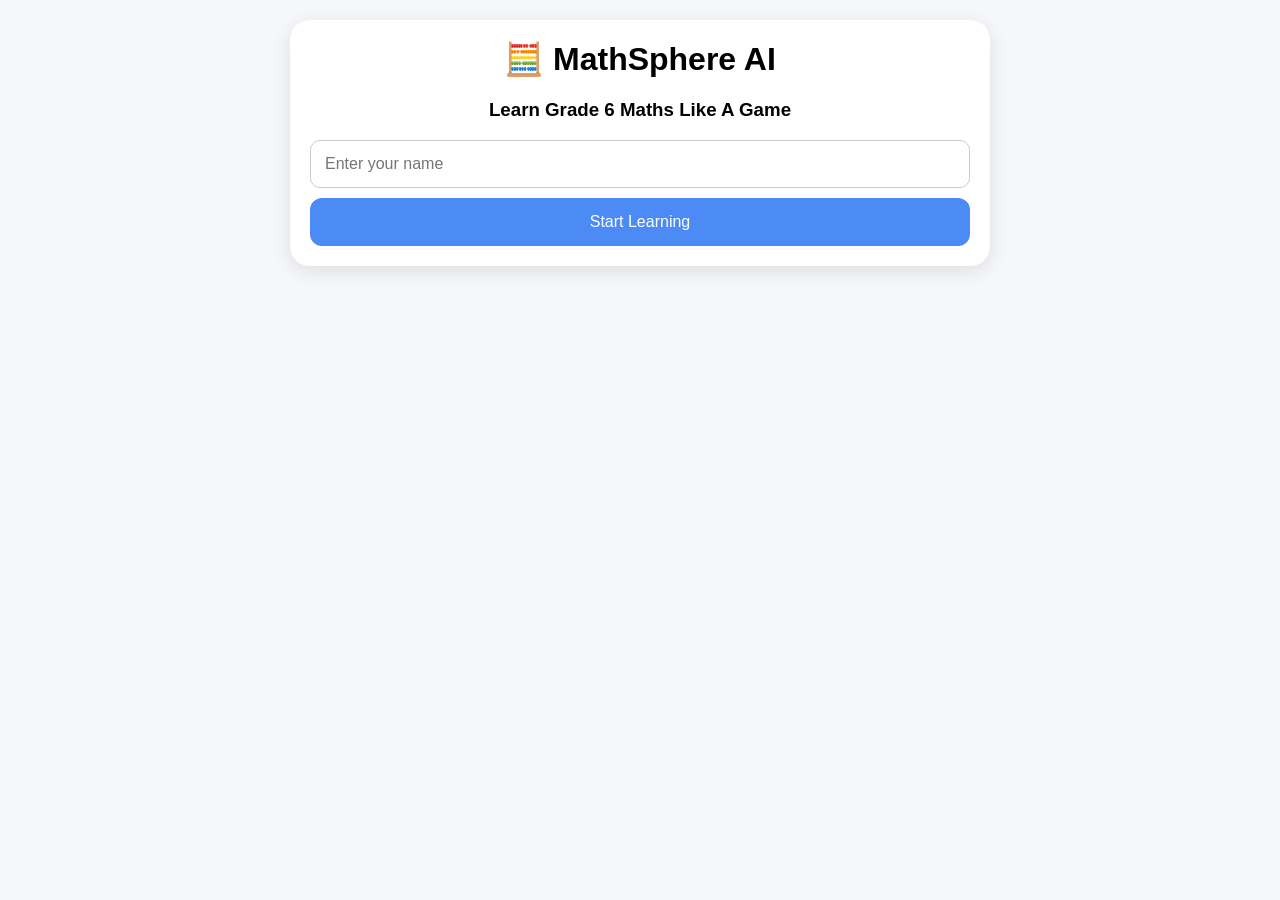
<file: grade6.html>
<!DOCTYPE html>
<html>
<head>
<meta charset="UTF-8">
<meta name="viewport" content="width=device-width, initial-scale=1">
<title>MathSphere AI</title>
<style>

body{
    margin:0;
    font-family:Arial,sans-serif;
    background:#f5f7fb;
}

.container{
    max-width:700px;
    margin:auto;
    padding:20px;
}

.card{
    background:white;
    border-radius:20px;
    padding:20px;
    box-shadow:0 5px 20px rgba(0,0,0,.1);
}

h1,h2,h3{
    text-align:center;
    margin-top:0;
}

button{
    border:none;
    border-radius:12px;
    padding:15px;
    width:100%;
    margin-top:10px;
    cursor:pointer;
    font-size:16px;
    font-family:inherit;
}

.primary{
    background:#4c8bf5;
    color:white;
}

.level{
    background:#eef4ff;
    text-align:left;
}

.locked{
    background:#ddd;
    color:#999;
    text-align:left;
    cursor:default;
}

.option{
    background:#eef4ff;
    text-align:left;
}

.option:disabled{
    opacity:0.7;
    cursor:default;
}

.hidden{
    display:none;
}

.stats{
    display:flex;
    justify-content:space-between;
    margin-bottom:15px;
    font-weight:bold;
}

.progress{
    background:#ddd;
    height:15px;
    border-radius:20px;
    overflow:hidden;
}

.progressFill{
    background:#4c8bf5;
    width:0%;
    height:100%;
    transition:width .3s;
}

.correct{
    background:#28a745 !important;
    color:white;
}

.wrong{
    background:#dc3545 !important;
    color:white;
}

.badge{
    background:gold;
    padding:12px;
    border-radius:10px;
    text-align:center;
    margin-top:15px;
    font-weight:bold;
}

input{
    width:100%;
    padding:14px;
    border:1px solid #ccc;
    border-radius:10px;
    font-size:16px;
    box-sizing:border-box;
}

.path-item{
    margin:10px 0;
}

.topicGrid{
    display:grid;
    grid-template-columns:1fr 1fr;
    gap:12px;
    margin-top:15px;
}

.topicCard{
    background:#eef4ff;
    border-radius:16px;
    padding:16px 10px;
    text-align:center;
    cursor:pointer;
    border:none;
    font-family:inherit;
}

.topicCard .icon{
    font-size:34px;
    display:block;
    margin-bottom:6px;
}

.topicCard .sub{
    font-size:12px;
    color:#666;
    font-weight:normal;
    display:block;
    margin-top:4px;
}

.backBtn{
    background:none;
    border:none;
    color:#4c8bf5;
    font-weight:bold;
    width:auto;
    padding:0;
    margin:0 0 10px 0;
    cursor:pointer;
    font-size:15px;
}

.explainBox{
    background:#fff8e1;
    border-radius:12px;
    padding:12px 14px;
    margin-top:12px;
    font-size:14px;
    line-height:1.4;
    display:none;
}

.learnBtn{
    background:#eaf7ee;
    color:#1e7a34;
    font-weight:bold;
}

.lessonText{
    font-size:15px;
    line-height:1.6;
    color:#333;
}

.formulaBox{
    background:#eef4ff;
    border-radius:12px;
    padding:14px;
    margin:14px 0;
    text-align:center;
    font-weight:bold;
    font-size:17px;
    color:#2854a3;
}

.exampleBox{
    background:#fff8e1;
    border-radius:12px;
    padding:14px 16px;
    margin:14px 0;
    font-size:14px;
    line-height:1.6;
}

.tipBox{
    background:#eaf7ee;
    border-radius:12px;
    padding:12px 16px;
    margin:14px 0;
    font-size:13px;
    line-height:1.5;
    color:#1e7a34;
}

</style>
</head>

<body>

<div class="container">

<!-- START SCREEN -->
<div id="welcome" class="card">
<h1>🧮 MathSphere AI</h1>
<h3>Learn Grade 6 Maths Like A Game</h3>
<input id="studentName" placeholder="Enter your name">
<button class="primary" onclick="startJourney()">Start Learning</button>
</div>

<!-- TOPIC SELECT -->
<div id="topicScreen" class="card hidden">
<div class="stats">
<span id="welcomeUserTopics"></span>
<span id="xpDisplayTopics">⭐ 0 XP</span>
</div>
<h2>Choose A Topic</h2>
<div id="topicGrid" class="topicGrid"></div>
<button class="primary" style="margin-top:16px" onclick="showExamInfo()">📝 Take A Mock Exam</button>
</div>

<!-- EXAM INFO -->
<div id="examInfoScreen" class="card hidden">
<button class="backBtn" onclick="showTopics()">&larr; All Topics</button>
<h2>📝 Mock Exam</h2>
<div class="lessonText">
<p>This mock exam mixes questions from every topic — just like a real test.</p>
<ul>
<li><b>15 questions</b> covering all topics</li>
<li><b>20 minutes</b> on the clock</li>
<li>No hints during the exam — you'll see full explanations in the review afterwards</li>
</ul>
</div>
<button class="primary" onclick="startExam()">Start Mock Exam</button>
</div>

<!-- EXAM -->
<div id="examScreen" class="card hidden">
<div class="stats">
<span id="examTimer">⏱ 20:00</span>
<span id="examCounter"></span>
</div>
<div class="progress"><div class="progressFill" id="examProgressFill"></div></div>
<h2 id="examQuestionText" class="questionText"></h2>
<div id="examOptions"></div>
</div>

<!-- EXAM RESULTS -->
<div id="examResultScreen" class="card hidden">
<h1>📝 Mock Exam Results</h1>
<h2 id="examResultScore"></h2>
<h3 id="examPercentage"></h3>
<div id="examTopicBreakdown"></div>
<button class="level" onclick="toggleExamReview()" id="examReviewBtn">Review Answers</button>
<div id="examReview" class="hidden"></div>
<button class="level" onclick="showTopics()">Back To Topics</button>
</div>

<!-- LEARNING PATH -->
<div id="pathScreen" class="card hidden">
<button class="backBtn" onclick="showTopics()">&larr; All Topics</button>
<div class="stats">
<span id="welcomeUser"></span>
<span id="xpDisplay">⭐ 0 XP</span>
</div>
<h2 id="pathTitle"></h2>
<div id="path"></div>
</div>

<!-- LEARN / TUTORIAL -->
<div id="learnScreen" class="card hidden">
<button class="backBtn" onclick="showPath()">&larr; Back To Levels</button>
<h2 id="learnTitle"></h2>
<div class="lessonText" id="learnBody"></div>
<button class="primary" onclick="showPath()">Start Practicing →</button>
</div>

<!-- QUIZ -->
<div id="quizScreen" class="card hidden">

<div class="stats">
<span id="xpTop">⭐ 0 XP</span>
<span id="questionCounter"></span>
</div>

<div style="text-align:center;margin-bottom:10px">
<div id="quizHearts">❤️❤️❤️❤️❤️</div>
</div>

<div class="progress">
<div class="progressFill" id="progressFill"></div>
</div>

<h2 id="questionText"></h2>

<div id="options"></div>

<div class="explainBox" id="explainBox"></div>

<button class="primary" id="continueBtn" onclick="proceed()" style="display:none">Continue →</button>

</div>

<!-- RESULTS -->
<div id="resultScreen" class="card hidden">

<h1 id="resultHeading">🏆 Level Complete</h1>

<h2 id="resultScore"></h2>

<div style="font-size:60px;text-align:center;font-weight:bold;color:#4c8bf5" id="grade"></div>

<h3 id="percentage"></h3>

<div class="badge" id="resultBadge"></div>

<button class="primary" onclick="retryLevel()" id="retryBtn">Try Again</button>
<button class="level" onclick="showPath()">Back To Levels</button>

</div>

</div>

<script src="config.js"></script>
<script>

const GRADE_LABEL = "Grade 6";

/* ---------- helpers ---------- */

function randInt(min,max){
    return Math.floor(Math.random()*(max-min+1))+min;
}

function fmt(n){
    n = Math.round(n*100)/100;
    return Number.isInteger(n) ? n : n.toFixed(2).replace(/0+$/,'').replace(/\.$/,'');
}

function shuffle(arr){
    for(let i=arr.length-1;i>0;i--){
        const j = Math.floor(Math.random()*(i+1));
        [arr[i],arr[j]]=[arr[j],arr[i]];
    }
    return arr;
}

function makeQ(question, correct, distractorVals, unit, explain){
    let vals = new Set([correct]);
    for(const d of distractorVals){
        if(vals.size>=4) break;
        if(d>0 && !vals.has(d)) vals.add(d);
    }
    let tries=0;
    while(vals.size<4 && tries<40){
        const delta = randInt(1,15) * (Math.random()<0.5?-1:1);
        const d = correct+delta;
        if(d>0 && !vals.has(d)) vals.add(d);
        tries++;
    }
    const arr = shuffle(Array.from(vals));
    return {
        question,
        options: arr.map(v=>fmt(v)+unit),
        answer: arr.indexOf(correct),
        explain
    };
}

/* ---------- PERIMETER generators ---------- */

function genPerimeterBasic(){
    const side = randInt(3,15);
    const correct = side*4;
    return makeQ(`What is the perimeter of a square with side ${side} cm?`,
        correct, [side*2, side*3, side*side], ' cm',
        `Perimeter of a square = 4 × side = 4 × ${side} = ${correct} cm.`);
}

function genPerimeterRect(){
    const l = randInt(6,20), w = randInt(3,l-1);
    const correct = 2*(l+w);
    return makeQ(`A rectangle is ${l} cm by ${w} cm. What is its perimeter?`,
        correct, [l*w, l+w, 2*l+w], ' cm',
        `Perimeter = 2 × (length + width) = 2 × (${l} + ${w}) = ${correct} cm.`);
}

function genPerimeterComposite(){
    const n = randInt(5,6);
    let sides=[];
    for(let i=0;i<n;i++) sides.push(randInt(2,15));
    const correct = sides.reduce((a,b)=>a+b,0);
    return makeQ(`A figure has sides measuring ${sides.join(' cm, ')} cm. What is its perimeter?`,
        correct, [correct-sides[0], correct+randInt(2,8), correct-randInt(2,6)], ' cm',
        `Add every side length: ${sides.join(' + ')} = ${correct} cm.`);
}

function genPerimeterUnits(){
    const lm = randInt(1,4), wcm = randInt(20,90);
    const lcm = lm*100;
    const correct = 2*(lcm+wcm);
    return makeQ(`A rectangle is ${lm} m long and ${wcm} cm wide. What is its perimeter in cm?`,
        correct, [2*(lm+wcm), lcm+wcm, 2*(lcm-wcm)], ' cm',
        `Convert first: ${lm} m = ${lcm} cm. Perimeter = 2 × (${lcm} + ${wcm}) = ${correct} cm.`);
}

function genPerimeterBoss(){
    const fns=[genPerimeterBasic,genPerimeterRect,genPerimeterComposite,genPerimeterUnits];
    return fns[randInt(0,fns.length-1)]();
}

/* ---------- AREA generators ---------- */

function genAreaRect(){
    const l = randInt(4,15), w = randInt(3,12);
    const correct = l*w;
    return makeQ(`Find the area of a rectangle ${l} cm by ${w} cm.`,
        correct, [2*(l+w), l+w, correct+w], ' cm²',
        `Area = length × width = ${l} × ${w} = ${correct} cm².`);
}

function genAreaSquare(){
    const side = randInt(3,15);
    const correct = side*side;
    return makeQ(`Find the area of a square with side ${side} cm.`,
        correct, [side*4, side*2, side*3], ' cm²',
        `Area = side × side = ${side} × ${side} = ${correct} cm².`);
}

function genAreaFindSide(){
    const a = randInt(3,12), b = randInt(3,12);
    const area = a*b;
    return makeQ(`A rectangle has an area of ${area} cm² and a width of ${b} cm. What is its length?`,
        a, [area*b, area+b, Math.max(1,area-b)], ' cm',
        `Length = Area ÷ Width = ${area} ÷ ${b} = ${a} cm.`);
}

function genAreaPath(){
    const s = randInt(4,12), p = randInt(1,3);
    const total = (s+2*p)*(s+2*p);
    const garden = s*s;
    const correct = total-garden;
    return makeQ(`A square garden has sides of ${s} m. A path of width ${p} m is built all around the outside. What is the area of the path?`,
        correct, [(s+p)*(s+p)-garden, garden+p*p, total], ' m²',
        `Total area = (${s}+2×${p})² = ${total} m². Garden area = ${s}² = ${garden} m². Path area = ${total} − ${garden} = ${correct} m².`);
}

function genAreaBoss(){
    const fns=[genAreaRect,genAreaSquare,genAreaFindSide,genAreaPath];
    return fns[randInt(0,fns.length-1)]();
}

/* ---------- VOLUME generators ---------- */

function genVolCube(){
    const side = randInt(2,9);
    const correct = side*side*side;
    return makeQ(`What is the volume of a cube with side ${side} cm?`,
        correct, [side*6, side*3, side*side], ' cm³',
        `Volume of a cube = side × side × side = ${side} × ${side} × ${side} = ${correct} cm³.`);
}

function genVolPrism(){
    const l = randInt(2,10), w = randInt(2,8), h = randInt(2,8);
    const correct = l*w*h;
    return makeQ(`Find the volume of a box ${l} cm × ${w} cm × ${h} cm.`,
        correct, [l+w+h, 2*(l*w+l*h+w*h), l*w+h], ' cm³',
        `Volume = length × width × height = ${l} × ${w} × ${h} = ${correct} cm³.`);
}

function genVolCapacity(){
    const vol = randInt(20,500);
    return makeQ(`A container holds ${vol} cm³ of water. How many millilitres (ml) is that?`,
        vol, [vol*1000, Math.round(vol/10), vol*10], ' ml',
        `1 cm³ = 1 ml, so ${vol} cm³ = ${vol} ml.`);
}

function genVolPacking(){
    const c = randInt(1,3);
    const l = c*randInt(2,5), w = c*randInt(2,5), h = c*randInt(2,4);
    const correct = (l/c)*(w/c)*(h/c);
    return makeQ(`A box measuring ${l} cm × ${w} cm × ${h} cm is packed with cubes of side ${c} cm. How many cubes fit inside?`,
        correct, [l*w*h, correct+randInt(1,5), Math.max(1,correct-randInt(1,3))], ' cubes',
        `Number of cubes = (${l}÷${c}) × (${w}÷${c}) × (${h}÷${c}) = ${l/c} × ${w/c} × ${h/c} = ${correct} cubes.`);
}

function genVolBoss(){
    const fns=[genVolCube,genVolPrism,genVolCapacity,genVolPacking];
    return fns[randInt(0,fns.length-1)]();
}

/* ---------- LENGTH & UNITS generators ---------- */

const upPairs=[{from:'m',to:'cm',factor:100},{from:'cm',to:'mm',factor:10},{from:'km',to:'m',factor:1000}];

function genLenConvertUp(){
    const p = upPairs[randInt(0,upPairs.length-1)];
    const value = randInt(2,20);
    const correct = value*p.factor;
    return makeQ(`Convert ${value} ${p.from} to ${p.to}.`,
        correct, [Math.round(value*p.factor/10), value+p.factor, value*p.factor*10], ' '+p.to,
        `1 ${p.from} = ${p.factor} ${p.to}, so ${value} ${p.from} × ${p.factor} = ${correct} ${p.to}.`);
}

function genLenConvertDown(){
    const p = upPairs[randInt(0,upPairs.length-1)];
    const base = randInt(2,20);
    const value = base*p.factor;
    const correct = base;
    return makeQ(`Convert ${value} ${p.to} to ${p.from}.`,
        correct, [Math.round(value*p.factor), Math.round(value/10), correct+p.factor], ' '+p.from,
        `1 ${p.from} = ${p.factor} ${p.to}, so ${value} ${p.to} ÷ ${p.factor} = ${correct} ${p.from}.`);
}

function genLenAddSub(){
    const m1 = randInt(1,9), cm1 = m1*100;
    const cm2 = randInt(50,300), cm3 = randInt(10,cm2-5);
    const correct = cm1+cm2-cm3;
    return makeQ(`Calculate in cm: ${m1} m + ${cm2} cm − ${cm3} cm.`,
        correct, [cm1+cm2+cm3, cm2-cm3, correct+randInt(5,20)], ' cm',
        `${m1} m = ${cm1} cm. So ${cm1} + ${cm2} − ${cm3} = ${correct} cm.`);
}

function genLenRound(){
    const whole = randInt(10,99);
    const tenths = randInt(1,9);
    const value = whole + tenths/10;
    const correct = tenths>=5 ? whole+1 : whole;
    return makeQ(`Round off ${fmt(value)} cm to the nearest whole centimetre.`,
        correct, [whole, whole+2, whole-1], ' cm',
        `${fmt(value)} cm is ${tenths>=5?'more':'less'} than halfway between ${whole} and ${whole+1}, so it rounds to ${correct} cm.`);
}

function genLenWord(){
    const speed = randInt(60,120), hours = randInt(2,8);
    const correct = speed*hours;
    return makeQ(`A car travels at ${speed} km/h. How far does it travel in ${hours} hours?`,
        correct, [speed+hours, correct+10, Math.round(correct/2)], ' km',
        `Distance = speed × time = ${speed} × ${hours} = ${correct} km.`);
}

function genLenBoss(){
    const fns=[genLenConvertUp,genLenConvertDown,genLenAddSub,genLenRound,genLenWord];
    return fns[randInt(0,fns.length-1)]();
}

/* ---------- topics data ---------- */

const topics=[
    {
        id:'perimeter', title:'Perimeter Path', icon:'📏',
        desc:'Distance around shapes',
        levels:[
            {title:'What Is Perimeter?', gen:genPerimeterBasic},
            {title:'Rectangles', gen:genPerimeterRect},
            {title:'Composite Shapes', gen:genPerimeterComposite},
            {title:'Mixed Units', gen:genPerimeterUnits},
            {title:'Boss Battle', gen:genPerimeterBoss}
        ]
    },
    {
        id:'area', title:'Area Explorer', icon:'🔲',
        desc:'Covering 2D space',
        levels:[
            {title:'Rectangles', gen:genAreaRect},
            {title:'Squares', gen:genAreaSquare},
            {title:'Find A Missing Side', gen:genAreaFindSide},
            {title:'Garden Paths', gen:genAreaPath},
            {title:'Boss Battle', gen:genAreaBoss}
        ]
    },
    {
        id:'volume', title:'Volume Voyage', icon:'📦',
        desc:'3D space & capacity',
        levels:[
            {title:'Cubes', gen:genVolCube},
            {title:'Rectangular Prisms', gen:genVolPrism},
            {title:'Volume & Capacity', gen:genVolCapacity},
            {title:'Packing Boxes', gen:genVolPacking},
            {title:'Boss Battle', gen:genVolBoss}
        ]
    },
    {
        id:'length', title:'Length & Units', icon:'📐',
        desc:'Measuring & converting',
        levels:[
            {title:'Converting Up', gen:genLenConvertUp},
            {title:'Converting Down', gen:genLenConvertDown},
            {title:'Add & Subtract', gen:genLenAddSub},
            {title:'Rounding Off', gen:genLenRound},
            {title:'Boss Battle', gen:genLenBoss}
        ]
    }
];

const tutorials={
    perimeter:{
        intro:`<p><b>Perimeter</b> is the total distance all the way around the outside edge of a shape. The prefix "peri-" means "around" — think of walking along every side of a shape and adding up how far you walked.</p>`,
        formula:`Perimeter of a rectangle = 2 × (length + width)<br>Perimeter of a square = 4 × side`,
        example:`<b>Example:</b> A rectangle is 8 cm long and 5 cm wide.<br>Perimeter = 2 × (8 + 5) = 2 × 13 = <b>26 cm</b>.<br><br>For a shape with lots of odd-length sides (like an irregular figure), just add every single side length together — that sum is the perimeter.`,
        tip:`💡 Tip: perimeter is always measured in plain length units (cm, m, km) — never "squared" units. If your answer has a little ² in it, you've calculated area by mistake!`
    },
    area:{
        intro:`<p><b>Area</b> is the amount of flat (two-dimensional) space inside a shape — how much surface it covers. Picture covering the shape completely with 1 cm × 1 cm squares and counting them.</p>`,
        formula:`Area of a rectangle = length × width<br>Area of a square = side × side`,
        example:`<b>Example:</b> A rectangle is 8 cm long and 5 cm wide.<br>Area = 8 × 5 = <b>40 cm²</b>.<br><br>Two shapes can have the exact same perimeter but very different areas — and vice versa. They measure completely different things!`,
        tip:`💡 Tip: area is always in "squared" units (cm², m², km²) because you're covering a flat surface with squares.`
    },
    volume:{
        intro:`<p><b>Volume</b> is how much 3-dimensional space an object takes up — imagine filling it completely with 1 cm × 1 cm × 1 cm cubes and counting them. <b>Capacity</b> is closely related: it's how much an object can hold (like water).</p>`,
        formula:`Volume of a rectangular box = length × width × height<br>Volume of a cube = side × side × side<br>1 cm³ = 1 ml`,
        example:`<b>Example:</b> A box is 4 cm long, 3 cm wide and 2 cm high.<br>Volume = 4 × 3 × 2 = <b>24 cm³</b>, which could also hold 24 ml of water.`,
        tip:`💡 Tip: volume is in "cubed" units (cm³, m³) because you're filling a 3D space, not just covering a flat surface.`
    },
    length:{
        intro:`<p>We measure <b>length</b> using the metric system, which is based on multiples of 10. The key units, from smallest to largest, are: millimetre (mm) → centimetre (cm) → metre (m) → kilometre (km).</p>`,
        formula:`1 cm = 10 mm &nbsp;|&nbsp; 1 m = 100 cm &nbsp;|&nbsp; 1 km = 1 000 m`,
        example:`<b>Example:</b> Convert 3 m to cm.<br>Since 1 m = 100 cm, multiply: 3 × 100 = <b>300 cm</b>.<br><br>Going from a <i>bigger</i> unit to a <i>smaller</i> one? Multiply. Going from <i>smaller</i> to <i>bigger</i>? Divide.`,
        tip:`💡 Tip: always convert everything to the same unit before adding, subtracting or comparing lengths.`
    }
};

function showLearn(topicId){
    currentTopic=topicId;
    const topic = topics.find(t=>t.id===topicId);
    const lesson = tutorials[topicId];

    document.getElementById("pathScreen").classList.add("hidden");
    document.getElementById("learnScreen").classList.remove("hidden");

    document.getElementById("learnTitle").innerHTML=topic.icon+" "+topic.title;
    document.getElementById("learnBody").innerHTML=`
        ${lesson.intro}
        <div class="formulaBox">${lesson.formula}</div>
        <div class="exampleBox">${lesson.example}</div>
        <div class="tipBox">${lesson.tip}</div>
    `;
}

const QUESTIONS_PER_LEVEL = 5;
const PASS_SCORE = 3;

/* ---------- state ---------- */

let student="";
let xp=0;
let hearts=5;
let progress={};
let currentTopic=null;
let currentLevel=0;
let currentQuestion=0;
let score=0;
let questions=[];

function defaultProgress(){
    const p={};
    topics.forEach(t=>{
        p[t.id]={
            unlocked:t.levels.map((l,i)=>i===0),
            completed:t.levels.map(()=>false)
        };
    });
    return p;
}

function loadState(){
    try{
        const raw=localStorage.getItem('mathsphere_v2');
        if(raw){
            const data=JSON.parse(raw);
            student=data.student||"";
            xp=data.xp||0;
            progress=data.progress||defaultProgress();
            topics.forEach(t=>{ if(!progress[t.id]) progress[t.id]={unlocked:t.levels.map((l,i)=>i===0),completed:t.levels.map(()=>false)}; });
            return true;
        }
    }catch(e){}
    progress=defaultProgress();
    return false;
}

function saveState(){
    try{
        localStorage.setItem('mathsphere_v2', JSON.stringify({student,xp,progress}));
    }catch(e){}
}

/* ---------- navigation ---------- */

function startJourney(){
    const nameField=document.getElementById("studentName").value.trim();
    if(!nameField){
        alert("Enter your name");
        return;
    }
    student=nameField;
    saveState();
    document.getElementById("welcome").classList.add("hidden");
    showTopics();
}

function showTopics(){
    document.getElementById("pathScreen").classList.add("hidden");
    document.getElementById("quizScreen").classList.add("hidden");
    document.getElementById("resultScreen").classList.add("hidden");
    document.getElementById("learnScreen").classList.add("hidden");
    document.getElementById("examInfoScreen").classList.add("hidden");
    document.getElementById("examScreen").classList.add("hidden");
    document.getElementById("examResultScreen").classList.add("hidden");
    document.getElementById("topicScreen").classList.remove("hidden");

    document.getElementById("welcomeUserTopics").innerHTML="👤 "+student;
    document.getElementById("xpDisplayTopics").innerHTML="⭐ "+xp+" XP";

    let html="";
    topics.forEach(t=>{
        const completedCount = progress[t.id].completed.filter(Boolean).length;
        html+=`
        <button class="topicCard" onclick="openTopic('${t.id}')">
            <span class="icon">${t.icon}</span>
            ${t.title}
            <span class="sub">${completedCount}/${t.levels.length} levels · ${t.desc}</span>
        </button>`;
    });
    document.getElementById("topicGrid").innerHTML=html;
}

function openTopic(topicId){
    currentTopic=topicId;
    showPath();
}

function showPath(){
    document.getElementById("quizScreen").classList.add("hidden");
    document.getElementById("resultScreen").classList.add("hidden");
    document.getElementById("topicScreen").classList.add("hidden");
    document.getElementById("learnScreen").classList.add("hidden");
    document.getElementById("examInfoScreen").classList.add("hidden");
    document.getElementById("examScreen").classList.add("hidden");
    document.getElementById("examResultScreen").classList.add("hidden");
    document.getElementById("pathScreen").classList.remove("hidden");

    const topic = topics.find(t=>t.id===currentTopic);
    document.getElementById("welcomeUser").innerHTML="👤 "+student;
    document.getElementById("xpDisplay").innerHTML="⭐ "+xp+" XP";
    document.getElementById("pathTitle").innerHTML=topic.icon+" "+topic.title;

    const p = progress[topic.id];
    let html=`<button class="level learnBtn path-item" onclick="showLearn('${topic.id}')">📖 Learn This Topic First</button>`;
    topic.levels.forEach((l,index)=>{
        if(p.unlocked[index]){
            html+=`
            <button class="level path-item" onclick="startLevel(${index})">
                ${p.completed[index] ? '✅' : '🔵'} Level ${index+1} - ${l.title}
            </button>`;
        }else{
            html+=`
            <button class="locked path-item">
                🔒 Level ${index+1} - ${l.title}
            </button>`;
        }
    });
    document.getElementById("path").innerHTML=html;
}

/* ---------- quiz flow ---------- */

function startLevel(level){
    currentLevel=level;
    currentQuestion=0;
    score=0;
    hearts=5;

    const topic = topics.find(t=>t.id===currentTopic);
    questions=[];
    for(let i=0;i<QUESTIONS_PER_LEVEL;i++){
        questions.push(topic.levels[level].gen());
    }

    document.getElementById("pathScreen").classList.add("hidden");
    document.getElementById("learnScreen").classList.add("hidden");
    document.getElementById("quizScreen").classList.remove("hidden");

    loadQuestion();
}

function retryLevel(){
    startLevel(currentLevel);
}

function loadQuestion(){
    const q = questions[currentQuestion];

    document.getElementById("xpTop").innerHTML="⭐ "+xp+" XP";
    document.getElementById("quizHearts").innerHTML="❤️".repeat(hearts);
    document.getElementById("questionCounter").innerHTML=(currentQuestion+1)+"/"+questions.length;
    document.getElementById("questionText").innerHTML=q.question;

    document.getElementById("progressFill").style.width=((currentQuestion)/questions.length*100)+"%";

    const explainBox = document.getElementById("explainBox");
    explainBox.style.display="none";
    explainBox.innerHTML="";
    document.getElementById("continueBtn").style.display="none";

    let html="";
    q.options.forEach((o,i)=>{
        html+=`<button class="option" onclick="answer(${i},this)">${o}</button>`;
    });
    document.getElementById("options").innerHTML=html;
}

function answer(choice,btn){
    const q = questions[currentQuestion];
    const buttons = document.querySelectorAll(".option");
    buttons.forEach(b=>b.disabled=true);

    if(choice===q.answer){
        btn.classList.add("correct");
        score++;
        xp+=10;
    }else{
        btn.classList.add("wrong");
        buttons[q.answer].classList.add("correct");
        hearts--;
    }

    const explainBox = document.getElementById("explainBox");
    explainBox.innerHTML="💡 "+q.explain;
    explainBox.style.display="block";

    document.getElementById("quizHearts").innerHTML="❤️".repeat(Math.max(hearts,0));
    document.getElementById("xpTop").innerHTML="⭐ "+xp+" XP";
    saveState();

    document.getElementById("continueBtn").style.display="block";
}

function proceed(){
    document.getElementById("continueBtn").style.display="none";

    if(hearts<=0){
        failLevel();
        return;
    }

    currentQuestion++;
    if(currentQuestion<questions.length){
        loadQuestion();
    }else{
        completeLevel();
    }
}

function failLevel(){
    document.getElementById("quizScreen").classList.add("hidden");
    document.getElementById("resultScreen").classList.remove("hidden");

    document.getElementById("resultHeading").innerHTML="💔 Out Of Hearts";
    document.getElementById("resultScore").innerHTML=score+" / "+questions.length+" Correct";
    document.getElementById("grade").innerHTML="";
    document.getElementById("percentage").innerHTML="";
    document.getElementById("resultBadge").innerHTML="Give it another go — you've got this! 💪<br><br>⭐ XP so far: "+xp;
    document.getElementById("retryBtn").innerHTML="Try Again";

    const failTopic = topics.find(t=>t.id===currentTopic);
    logResult({
        student, grade:GRADE_LABEL, topic:failTopic.title, level:failTopic.levels[currentLevel].title,
        mode:'level', result:'ran_out_of_hearts', score, total:questions.length,
        percent:Math.round((score/questions.length)*100), xp, date:new Date().toISOString()
    });
}

function completeLevel(){
    const topic = topics.find(t=>t.id===currentTopic);
    const total = questions.length;
    const percent = Math.round((score/total)*100);

    let grade="F";
    if(percent>=80) grade="A";
    else if(percent>=70) grade="B";
    else if(percent>=60) grade="C";
    else if(percent>=50) grade="D";

    const passed = score>=PASS_SCORE;
    if(passed){
        progress[topic.id].completed[currentLevel]=true;
        if(currentLevel+1<topic.levels.length){
            progress[topic.id].unlocked[currentLevel+1]=true;
        }
    }
    saveState();

    document.getElementById("quizScreen").classList.add("hidden");
    document.getElementById("resultScreen").classList.remove("hidden");

    document.getElementById("resultHeading").innerHTML = passed ? "🏆 Level Complete" : "📚 Almost There";
    document.getElementById("resultScore").innerHTML=score+" / "+total+" Correct";
    document.getElementById("grade").innerHTML=grade;
    document.getElementById("percentage").innerHTML=percent+"%";

    let badge="📚 Keep Practicing";
    if(!passed) badge="Score "+PASS_SCORE+"/"+total+" or more to unlock the next level. Try again!";
    else if(grade==="A") badge="🏆 Topic Master";
    else if(grade==="B") badge="🥈 Topic Expert";
    else badge="✅ Level Passed";

    document.getElementById("resultBadge").innerHTML=badge+"<br><br>⭐ XP: "+xp;
    document.getElementById("retryBtn").innerHTML="Try Again";

    logResult({
        student, grade:GRADE_LABEL, topic:topic.title, level:topic.levels[currentLevel].title,
        mode:'level', result: passed?'passed':'not_passed', score, total, percent, xp,
        date:new Date().toISOString()
    });
}

/* ---------- exam mode ---------- */

const EXAM_LENGTH = 15;
const EXAM_MINUTES = 20;
let examQuestions = [];
let examIndex = 0;
let examTimerInterval = null;
let examSecondsLeft = 0;

function showExamInfo(){
    document.getElementById("topicScreen").classList.add("hidden");
    document.getElementById("examInfoScreen").classList.remove("hidden");
}

function buildExamQuestions(){
    let pool = [];
    const perTopic = Math.floor(EXAM_LENGTH / topics.length);
    topics.forEach(t=>{
        for(let i=0;i<perTopic;i++){
            const lvl = t.levels[randInt(0, t.levels.length-1)];
            const q = lvl.gen();
            q.topicTitle = t.title;
            pool.push(q);
        }
    });
    while(pool.length < EXAM_LENGTH){
        const t = topics[randInt(0, topics.length-1)];
        const lvl = t.levels[randInt(0, t.levels.length-1)];
        const q = lvl.gen();
        q.topicTitle = t.title;
        pool.push(q);
    }
    return shuffle(pool).slice(0, EXAM_LENGTH);
}

function startExam(){
    examQuestions = buildExamQuestions();
    examQuestions.forEach(q=>{ q.userAnswer = null; });
    examIndex = 0;
    examSecondsLeft = EXAM_MINUTES*60;

    document.getElementById("examInfoScreen").classList.add("hidden");
    document.getElementById("examScreen").classList.remove("hidden");

    loadExamQuestion();

    clearInterval(examTimerInterval);
    examTimerInterval = setInterval(()=>{
        examSecondsLeft--;
        updateExamTimer();
        if(examSecondsLeft<=0){
            clearInterval(examTimerInterval);
            finishExam();
        }
    },1000);
    updateExamTimer();
}

function updateExamTimer(){
    const m = Math.floor(Math.max(examSecondsLeft,0)/60);
    const s = Math.max(examSecondsLeft,0)%60;
    document.getElementById("examTimer").innerHTML = "⏱ "+m+":"+(s<10?"0":"")+s;
}

function loadExamQuestion(){
    const q = examQuestions[examIndex];
    document.getElementById("examCounter").innerHTML=(examIndex+1)+"/"+examQuestions.length;
    document.getElementById("examProgressFill").style.width=(examIndex/examQuestions.length*100)+"%";
    document.getElementById("examQuestionText").innerHTML=q.question;
    let html="";
    q.options.forEach((o,i)=>{
        html+=`<button class="option" onclick="examAnswer(${i})">${o}</button>`;
    });
    document.getElementById("examOptions").innerHTML=html;
}

function examAnswer(choice){
    examQuestions[examIndex].userAnswer = choice;
    const buttons = document.querySelectorAll("#examOptions .option");
    buttons.forEach(b=>b.disabled=true);
    buttons[choice].style.opacity="0.6";
    setTimeout(()=>{
        examIndex++;
        if(examIndex<examQuestions.length){
            loadExamQuestion();
        }else{
            clearInterval(examTimerInterval);
            finishExam();
        }
    }, 350);
}

function finishExam(){
    document.getElementById("examScreen").classList.add("hidden");
    document.getElementById("examResultScreen").classList.remove("hidden");

    let correctCount=0;
    const topicStats={};
    examQuestions.forEach(q=>{
        if(!topicStats[q.topicTitle]) topicStats[q.topicTitle]={correct:0,total:0};
        topicStats[q.topicTitle].total++;
        if(q.userAnswer===q.answer){ correctCount++; topicStats[q.topicTitle].correct++; xp+=5; }
    });
    saveState();

    const total = examQuestions.length;
    const percent = Math.round((correctCount/total)*100);

    document.getElementById("examResultScore").innerHTML = correctCount+" / "+total+" Correct";
    document.getElementById("examPercentage").innerHTML = percent+"%";

    let breakdownHtml="<div class='exampleBox'>";
    Object.keys(topicStats).forEach(t=>{
        const s=topicStats[t];
        breakdownHtml += `<b>${t}:</b> ${s.correct}/${s.total}<br>`;
    });
    breakdownHtml+="</div>";
    document.getElementById("examTopicBreakdown").innerHTML=breakdownHtml;

    let reviewHtml="";
    examQuestions.forEach((q,i)=>{
        const userAns = q.userAnswer!==null ? q.options[q.userAnswer] : "Not answered";
        const correctAns = q.options[q.answer];
        const isRight = q.userAnswer===q.answer;
        reviewHtml += `<div class="exampleBox" style="text-align:left">
            <b>${i+1}. ${q.question}</b><br>
            Your answer: ${isRight?'✅':'❌'} ${userAns}<br>
            ${!isRight? 'Correct answer: '+correctAns+'<br>' : ''}
            <span style="font-size:13px">💡 ${q.explain}</span>
        </div>`;
    });
    document.getElementById("examReview").innerHTML=reviewHtml;
    document.getElementById("examReview").classList.add("hidden");
    document.getElementById("examReviewBtn").innerHTML="Review Answers";

    const breakdownStr = Object.keys(topicStats).map(t=>`${t}:${topicStats[t].correct}/${topicStats[t].total}`).join(" | ");
    logResult({
        student, grade:GRADE_LABEL, topic:'ALL (Mock Exam)', level:'Mock Exam', mode:'exam',
        score:correctCount, total, percent, xp, breakdown:breakdownStr, date:new Date().toISOString()
    });
}

function toggleExamReview(){
    const el = document.getElementById("examReview");
    const btn = document.getElementById("examReviewBtn");
    if(el.classList.contains("hidden")){
        el.classList.remove("hidden");
        btn.innerHTML="Hide Answers";
    }else{
        el.classList.add("hidden");
        btn.innerHTML="Review Answers";
    }
}

/* ---------- init ---------- */

loadState();
if(student){
    document.getElementById("studentName").value=student;
}
</script>

</body>
</html>
</file>
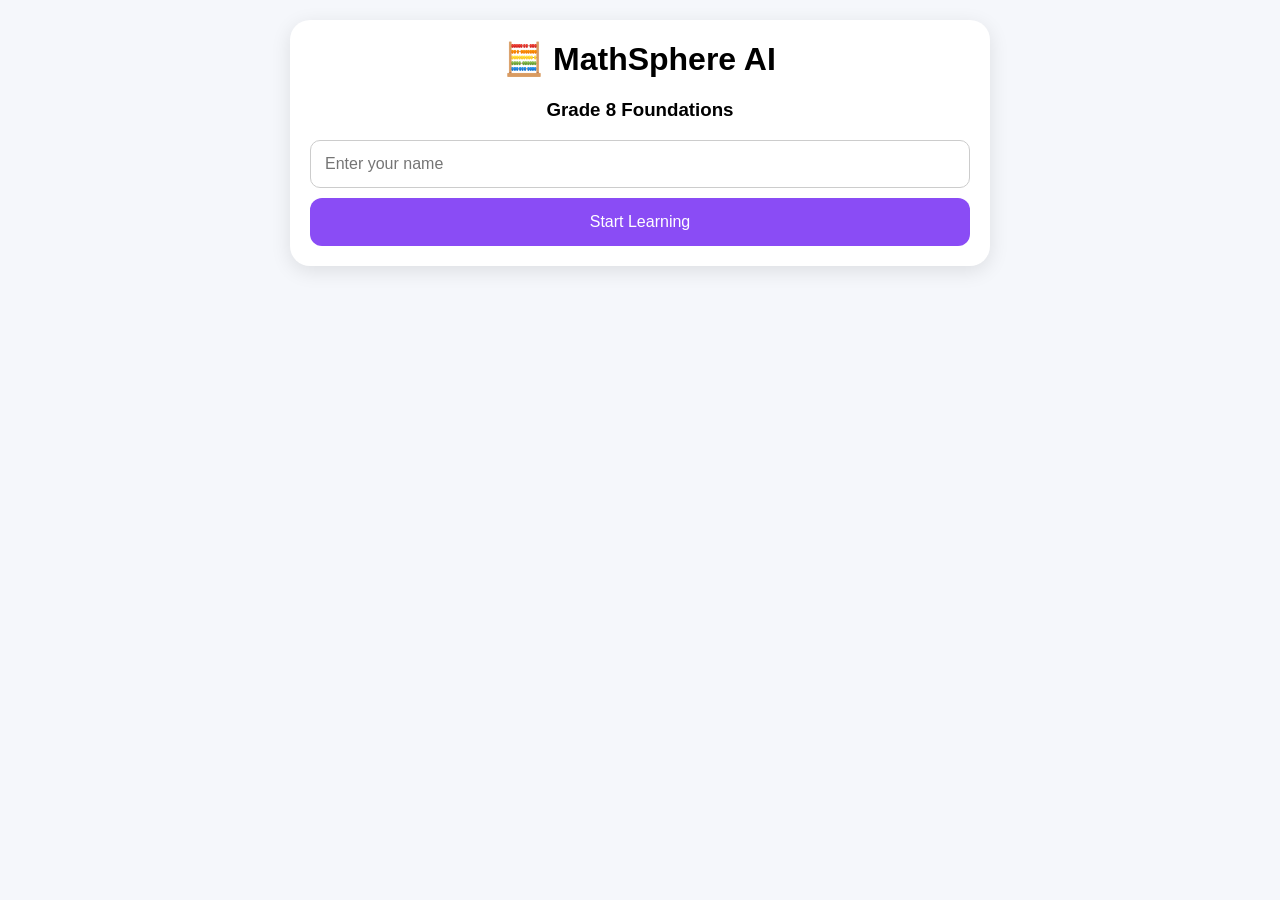
<file: grade8.html>
<!DOCTYPE html>
<html>
<head>
<meta charset="UTF-8">
<meta name="viewport" content="width=device-width, initial-scale=1">
<title>MathSphere AI - Grade 8</title>
<style>

body{
    margin:0;
    font-family:Arial,sans-serif;
    background:#f5f7fb;
}

.container{
    max-width:700px;
    margin:auto;
    padding:20px;
}

.card{
    background:white;
    border-radius:20px;
    padding:20px;
    box-shadow:0 5px 20px rgba(0,0,0,.1);
}

h1,h2,h3{
    text-align:center;
    margin-top:0;
}

button{
    border:none;
    border-radius:12px;
    padding:15px;
    width:100%;
    margin-top:10px;
    cursor:pointer;
    font-size:16px;
    font-family:inherit;
}

.primary{
    background:#8a4cf5;
    color:white;
}

.level{
    background:#f2ecff;
    text-align:left;
}

.locked{
    background:#ddd;
    color:#999;
    text-align:left;
    cursor:default;
}

.option{
    background:#f2ecff;
    text-align:left;
}

.option:disabled{
    opacity:0.7;
    cursor:default;
}

.hidden{
    display:none;
}

.stats{
    display:flex;
    justify-content:space-between;
    margin-bottom:15px;
    font-weight:bold;
}

.progress{
    background:#ddd;
    height:15px;
    border-radius:20px;
    overflow:hidden;
}

.progressFill{
    background:#8a4cf5;
    width:0%;
    height:100%;
    transition:width .3s;
}

.correct{
    background:#28a745 !important;
    color:white;
}

.wrong{
    background:#dc3545 !important;
    color:white;
}

.badge{
    background:gold;
    padding:12px;
    border-radius:10px;
    text-align:center;
    margin-top:15px;
    font-weight:bold;
}

input{
    width:100%;
    padding:14px;
    border:1px solid #ccc;
    border-radius:10px;
    font-size:16px;
    box-sizing:border-box;
}

.path-item{
    margin:10px 0;
}

.topicGrid{
    display:grid;
    grid-template-columns:1fr 1fr;
    gap:12px;
    margin-top:15px;
}

.topicCard{
    background:#f2ecff;
    border-radius:16px;
    padding:16px 10px;
    text-align:center;
    cursor:pointer;
    border:none;
    font-family:inherit;
}

.topicCard .icon{
    font-size:34px;
    display:block;
    margin-bottom:6px;
}

.topicCard .sub{
    font-size:12px;
    color:#666;
    font-weight:normal;
    display:block;
    margin-top:4px;
}

.backBtn{
    background:none;
    border:none;
    color:#8a4cf5;
    font-weight:bold;
    width:auto;
    padding:0;
    margin:0 0 10px 0;
    cursor:pointer;
    font-size:15px;
}

.explainBox{
    background:#fff8e1;
    border-radius:12px;
    padding:12px 14px;
    margin-top:12px;
    font-size:14px;
    line-height:1.4;
    display:none;
}

.learnBtn{
    background:#eaf7ee;
    color:#1e7a34;
    font-weight:bold;
}

.lessonText{
    font-size:15px;
    line-height:1.6;
    color:#333;
}

.formulaBox{
    background:#f2ecff;
    border-radius:12px;
    padding:14px;
    margin:14px 0;
    text-align:center;
    font-weight:bold;
    font-size:17px;
    color:#5b2ca3;
}

.exampleBox{
    background:#fff8e1;
    border-radius:12px;
    padding:14px 16px;
    margin:14px 0;
    font-size:14px;
    line-height:1.6;
}

.tipBox{
    background:#eaf7ee;
    border-radius:12px;
    padding:12px 16px;
    margin:14px 0;
    font-size:13px;
    line-height:1.5;
    color:#1e7a34;
}

.questionText{
    font-size:22px;
}

</style>
</head>

<body>

<div class="container">

<!-- START SCREEN -->
<div id="welcome" class="card">
<h1>🧮 MathSphere AI</h1>
<h3>Grade 8 Foundations</h3>
<input id="studentName" placeholder="Enter your name">
<button class="primary" onclick="startJourney()">Start Learning</button>
</div>

<!-- TOPIC SELECT -->
<div id="topicScreen" class="card hidden">
<div class="stats">
<span id="welcomeUserTopics"></span>
<span id="xpDisplayTopics">⭐ 0 XP</span>
</div>
<h2>Choose A Topic</h2>
<div id="topicGrid" class="topicGrid"></div>
<button class="primary" style="margin-top:16px" onclick="showExamInfo()">📝 Take A Mock Exam</button>
</div>

<!-- EXAM INFO -->
<div id="examInfoScreen" class="card hidden">
<button class="backBtn" onclick="showTopics()">&larr; All Topics</button>
<h2>📝 Mock Exam</h2>
<div class="lessonText">
<p>This mock exam mixes questions from every topic — just like a real test.</p>
<ul>
<li><b>15 questions</b> covering all topics</li>
<li><b>20 minutes</b> on the clock</li>
<li>No hints during the exam — you'll see full explanations in the review afterwards</li>
</ul>
</div>
<button class="primary" onclick="startExam()">Start Mock Exam</button>
</div>

<!-- EXAM -->
<div id="examScreen" class="card hidden">
<div class="stats">
<span id="examTimer">⏱ 20:00</span>
<span id="examCounter"></span>
</div>
<div class="progress"><div class="progressFill" id="examProgressFill"></div></div>
<h2 id="examQuestionText" class="questionText"></h2>
<div id="examOptions"></div>
</div>

<!-- EXAM RESULTS -->
<div id="examResultScreen" class="card hidden">
<h1>📝 Mock Exam Results</h1>
<h2 id="examResultScore"></h2>
<h3 id="examPercentage"></h3>
<div id="examTopicBreakdown"></div>
<button class="level" onclick="toggleExamReview()" id="examReviewBtn">Review Answers</button>
<div id="examReview" class="hidden"></div>
<button class="level" onclick="showTopics()">Back To Topics</button>
</div>

<!-- LEARNING PATH -->
<div id="pathScreen" class="card hidden">
<button class="backBtn" onclick="showTopics()">&larr; All Topics</button>
<div class="stats">
<span id="welcomeUser"></span>
<span id="xpDisplay">⭐ 0 XP</span>
</div>
<h2 id="pathTitle"></h2>
<div id="path"></div>
</div>

<!-- LEARN / TUTORIAL -->
<div id="learnScreen" class="card hidden">
<button class="backBtn" onclick="showPath()">&larr; Back To Levels</button>
<h2 id="learnTitle"></h2>
<div class="lessonText" id="learnBody"></div>
<button class="primary" onclick="showPath()">Start Practicing →</button>
</div>

<!-- QUIZ -->
<div id="quizScreen" class="card hidden">

<div class="stats">
<span id="xpTop">⭐ 0 XP</span>
<span id="questionCounter"></span>
</div>

<div style="text-align:center;margin-bottom:10px">
<div id="quizHearts">❤️❤️❤️❤️❤️</div>
</div>

<div class="progress">
<div class="progressFill" id="progressFill"></div>
</div>

<h2 id="questionText" class="questionText"></h2>

<div id="options"></div>

<div class="explainBox" id="explainBox"></div>

<button class="primary" id="continueBtn" onclick="proceed()" style="display:none">Continue →</button>

</div>

<!-- RESULTS -->
<div id="resultScreen" class="card hidden">

<h1 id="resultHeading">🏆 Level Complete</h1>

<h2 id="resultScore"></h2>

<div style="font-size:60px;text-align:center;font-weight:bold;color:#8a4cf5" id="grade"></div>

<h3 id="percentage"></h3>

<div class="badge" id="resultBadge"></div>

<button class="primary" onclick="retryLevel()" id="retryBtn">Try Again</button>
<button class="level" onclick="showPath()">Back To Levels</button>

</div>

</div>

<script src="config.js"></script>
<script>

const GRADE_LABEL = "Grade 8";

/* ---------- helpers ---------- */

function randInt(min,max){
    return Math.floor(Math.random()*(max-min+1))+min;
}

function nonZero(min,max){
    let n=0;
    while(n===0) n=randInt(min,max);
    return n;
}

function wrap(n){
    return n<0 ? `(${n})` : `${n}`;
}

function fmt(n){
    n = Math.round(n*100)/100;
    return Number.isInteger(n) ? n : n.toFixed(2).replace(/0+$/,'').replace(/\.$/,'');
}

function shuffle(arr){
    for(let i=arr.length-1;i>0;i--){
        const j = Math.floor(Math.random()*(i+1));
        [arr[i],arr[j]]=[arr[j],arr[i]];
    }
    return arr;
}

/* makeQ allows negative numbers - important for integers/algebra */
function makeQ(question, correct, distractorVals, unit, explain){
    let vals = new Set([correct]);
    for(const d of distractorVals){
        if(vals.size>=4) break;
        if(!vals.has(d)) vals.add(d);
    }
    let tries=0;
    while(vals.size<4 && tries<40){
        const delta = randInt(1,10) * (Math.random()<0.5?-1:1);
        const d = correct+delta;
        if(!vals.has(d)) vals.add(d);
        tries++;
    }
    const arr = shuffle(Array.from(vals));
    return {
        question,
        options: arr.map(v=>fmt(v)+unit),
        answer: arr.indexOf(correct),
        explain
    };
}

/* ---------- INTEGERS generators ---------- */

function genIntAdd(){
    const a = randInt(-20,20), b = randInt(-20,20);
    const correct = a+b;
    return makeQ(`Calculate: ${wrap(a)} + ${wrap(b)}`,
        correct, [Math.abs(a)+Math.abs(b), correct*-1, correct+4], '',
        `${wrap(a)} + ${wrap(b)} = ${correct}. Adding a negative number moves you further left (down) on the number line.`);
}

function genIntSub(){
    const a = randInt(-20,20), b = randInt(-20,20);
    const correct = a-b;
    return makeQ(`Calculate: ${wrap(a)} − ${wrap(b)}`,
        correct, [a+b, Math.abs(a)-Math.abs(b), correct*-1], '',
        `Subtracting a number is the same as adding its opposite: ${wrap(a)} − ${wrap(b)} = ${wrap(a)} + ${wrap(-b)} = ${correct}.`);
}

function genIntMul(){
    const a = nonZero(-12,12), b = nonZero(-12,12);
    const correct = a*b;
    return makeQ(`Calculate: ${wrap(a)} × ${wrap(b)}`,
        correct, [Math.abs(correct), correct+a, correct-b], '',
        `${wrap(a)} × ${wrap(b)} = ${correct}. Same signs (both + or both −) give a positive answer; different signs give a negative answer.`);
}

function genIntDiv(){
    const b = nonZero(-12,12);
    const k = nonZero(-12,12);
    const a = b*k;
    const correct = k;
    return makeQ(`Calculate: ${wrap(a)} ÷ ${wrap(b)}`,
        correct, [Math.abs(correct), correct+2, correct-2], '',
        `${wrap(a)} ÷ ${wrap(b)} = ${correct}. Same signs give a positive answer; different signs give a negative answer.`);
}

function genIntOrder(){
    const a = randInt(-10,10), b = randInt(-6,6), c = nonZero(-6,6);
    const correct = a + b*c;
    return makeQ(`Calculate using the correct order of operations: ${wrap(a)} + ${wrap(b)} × ${wrap(c)}`,
        correct, [(a+b)*c, a*b+c, correct+5], '',
        `Multiply first: ${wrap(b)} × ${wrap(c)} = ${b*c}. Then add: ${wrap(a)} + ${wrap(b*c)} = ${correct}. Multiplication always happens before addition.`);
}

function genIntBoss(){
    const fns=[genIntAdd,genIntSub,genIntMul,genIntDiv,genIntOrder];
    return fns[randInt(0,fns.length-1)]();
}

/* ---------- EXPONENTS generators ---------- */

function genExpBasic(){
    const base = randInt(2,6), exp = randInt(2,4);
    const correct = Math.pow(base,exp);
    return makeQ(`Evaluate: ${base}<sup>${exp}</sup>`,
        correct, [base*exp, correct+base, Math.pow(base,exp-1)], '',
        `${base}<sup>${exp}</sup> means ${Array(exp).fill(base).join(' × ')} = ${correct}.`);
}

function genExpNegBase(){
    const base = -randInt(2,6), exp = randInt(2,3);
    const correct = Math.pow(base,exp);
    return makeQ(`Evaluate: (${base})<sup>${exp}</sup>`,
        correct, [Math.abs(correct), -Math.abs(correct)+2, correct+4], '',
        `(${base})<sup>${exp}</sup> = ${Array(exp).fill(`(${base})`).join(' × ')} = ${correct}. A negative base raised to an ${exp%2===0?'even':'odd'} power gives a ${correct>0?'positive':'negative'} answer.`);
}

function genExpMultiplyLaw(){
    const base = randInt(2,5), m = randInt(2,4), n = randInt(2,4);
    const correct = Math.pow(base,m+n);
    return makeQ(`Evaluate: ${base}<sup>${m}</sup> × ${base}<sup>${n}</sup>`,
        correct, [Math.pow(base,m*n), Math.pow(base,m)+Math.pow(base,n), Math.pow(base,m+n+1)], '',
        `When multiplying powers with the same base, add the exponents: ${base}<sup>${m}</sup> × ${base}<sup>${n}</sup> = ${base}<sup>${m+n}</sup> = ${correct}.`);
}

function genExpDivideLaw(){
    const base = randInt(2,5), n = randInt(2,3), m = n+randInt(1,3);
    const correct = Math.pow(base,m-n);
    return makeQ(`Evaluate: ${base}<sup>${m}</sup> ÷ ${base}<sup>${n}</sup>`,
        correct, [Math.pow(base,m+n), Math.pow(base,m-n)+base, Math.pow(base,m-n)*2], '',
        `When dividing powers with the same base, subtract the exponents: ${base}<sup>${m}</sup> ÷ ${base}<sup>${n}</sup> = ${base}<sup>${m-n}</sup> = ${correct}.`);
}

function genExpBoss(){
    const fns=[genExpBasic,genExpNegBase,genExpMultiplyLaw,genExpDivideLaw];
    return fns[randInt(0,fns.length-1)]();
}

/* ---------- ALGEBRA generators ---------- */

function genAlgSimplify(){
    const a = randInt(3,9), b = randInt(2,9);
    const c = randInt(1, Math.min(a+b-1,9));
    const correct = a+b-c;
    return makeQ(`Simplify: ${a}x + ${b}x − ${c}x`,
        correct, [a+b+c, a-b+c, correct+2], 'x',
        `Combine the like terms: ${a}x + ${b}x = ${a+b}x, then ${a+b}x − ${c}x = ${correct}x.`);
}

function genAlgSubstitute(){
    const x = randInt(2,10), a = randInt(2,9), b = randInt(1,15);
    const correct = a*x+b;
    return makeQ(`If x = ${x}, evaluate ${a}x + ${b}.`,
        correct, [a*(x+b), a+x+b, correct+x], '',
        `Substitute x = ${x}: ${a} × ${x} + ${b} = ${a*x} + ${b} = ${correct}.`);
}

function genAlgOneStep(){
    const x = randInt(-15,20), a = randInt(3,20);
    const result = x+a;
    const correct = x;
    return makeQ(`Solve for x: x + ${a} = ${result}`,
        correct, [result+a, result-a, correct+3], '',
        `Subtract ${a} from both sides: x = ${result} − ${a} = ${correct}.`);
}

function genAlgTwoStep(){
    const x = randInt(-10,15), a = randInt(2,9), b = randInt(1,15);
    const result = a*x+b;
    const correct = x;
    return makeQ(`Solve for x: ${a}x + ${b} = ${result}`,
        correct, [correct+2, correct-2, result-b], '',
        `Subtract ${b} from both sides: ${a}x = ${result-b}. Then divide by ${a}: x = ${(result-b)/a} = ${correct}.`);
}

function genAlgBoss(){
    const fns=[genAlgSimplify,genAlgSubstitute,genAlgOneStep,genAlgTwoStep];
    return fns[randInt(0,fns.length-1)]();
}

/* ---------- topics data ---------- */

const topics=[
    {
        id:'integers', title:'Integers', icon:'➕➖',
        desc:'Positive & negative numbers',
        levels:[
            {title:'Adding Integers', gen:genIntAdd},
            {title:'Subtracting Integers', gen:genIntSub},
            {title:'Multiplying & Dividing', gen:function(){ return Math.random()<0.5?genIntMul():genIntDiv(); }},
            {title:'Order Of Operations', gen:genIntOrder},
            {title:'Boss Battle', gen:genIntBoss}
        ]
    },
    {
        id:'exponents', title:'Exponents', icon:'⚡',
        desc:'Powers & the exponent laws',
        levels:[
            {title:'Basic Powers', gen:genExpBasic},
            {title:'Negative Bases', gen:genExpNegBase},
            {title:'Multiplying Powers', gen:genExpMultiplyLaw},
            {title:'Dividing Powers', gen:genExpDivideLaw},
            {title:'Boss Battle', gen:genExpBoss}
        ]
    },
    {
        id:'algebra', title:'Algebra Basics', icon:'🔤',
        desc:'Expressions & equations',
        levels:[
            {title:'Simplifying Expressions', gen:genAlgSimplify},
            {title:'Substitution', gen:genAlgSubstitute},
            {title:'One-Step Equations', gen:genAlgOneStep},
            {title:'Two-Step Equations', gen:genAlgTwoStep},
            {title:'Boss Battle', gen:genAlgBoss}
        ]
    }
];

const tutorials={
    integers:{
        intro:`<p><b>Integers</b> are whole numbers that can be positive, negative, or zero. Picture a number line: numbers to the right of zero are positive, numbers to the left are negative. The further left a number is, the smaller it is — so −10 is smaller than −2.</p>`,
        formula:`Same signs → positive answer (× or ÷)<br>Different signs → negative answer (× or ÷)<br>Subtracting = adding the opposite`,
        example:`<b>Example 1:</b> (−5) + 8 = 3 (start at −5, move 8 steps right).<br><b>Example 2:</b> (−4) − (−7) = (−4) + 7 = 3.<br><b>Example 3:</b> (−3) × (−6) = 18 (same signs → positive). (−3) × 6 = −18 (different signs → negative).`,
        tip:`💡 Tip: put brackets around negative numbers as you work — it stops sign mistakes. And always do multiplication/division before addition/subtraction (BODMAS).`
    },
    exponents:{
        intro:`<p>An <b>exponent</b> (or power) tells you how many times to multiply a number by itself. In 3<sup>4</sup>, the 3 is the <b>base</b> and the 4 is the <b>exponent</b> — it means 3 × 3 × 3 × 3.</p>`,
        formula:`a<sup>m</sup> × a<sup>n</sup> = a<sup>(m+n)</sup> &nbsp; (add exponents when multiplying)<br>a<sup>m</sup> ÷ a<sup>n</sup> = a<sup>(m−n)</sup> &nbsp; (subtract exponents when dividing)`,
        example:`<b>Example:</b> 2<sup>3</sup> × 2<sup>2</sup> = 2<sup>(3+2)</sup> = 2<sup>5</sup> = 32.<br><br><b>Negative bases:</b> (−2)<sup>3</sup> = (−2)×(−2)×(−2) = −8. An even exponent always gives a positive answer; an odd exponent keeps the negative sign.`,
        tip:`💡 Tip: the exponent laws (adding/subtracting exponents) only work when the base number is exactly the same on both sides.`
    },
    algebra:{
        intro:`<p><b>Algebra</b> uses letters (like x) to stand for unknown numbers. A <b>like term</b> is one with the same letter — 3x and 5x are like terms and can be combined; 3x and 5 are not.</p>`,
        formula:`To solve an equation: do the <i>same</i> operation to both sides until x is alone.`,
        example:`<b>Simplifying:</b> 5x + 2x − 3x = 4x.<br><br><b>Solving:</b> x + 7 = 15 → subtract 7 from both sides → x = 8.<br><b>Two steps:</b> 3x + 4 = 19 → subtract 4 from both sides → 3x = 15 → divide both sides by 3 → x = 5.`,
        tip:`💡 Tip: whatever you do to one side of the equation, you must do to the other side too — that's what keeps it balanced and true.`
    }
};

const QUESTIONS_PER_LEVEL = 5;
const PASS_SCORE = 3;

/* ---------- state ---------- */

let student="";
let xp=0;
let hearts=5;
let progress={};
let currentTopic=null;
let currentLevel=0;
let currentQuestion=0;
let score=0;
let questions=[];

function defaultProgress(){
    const p={};
    topics.forEach(t=>{
        p[t.id]={
            unlocked:t.levels.map((l,i)=>i===0),
            completed:t.levels.map(()=>false)
        };
    });
    return p;
}

function loadState(){
    try{
        const raw=localStorage.getItem('mathsphere_grade8');
        if(raw){
            const data=JSON.parse(raw);
            student=data.student||"";
            xp=data.xp||0;
            progress=data.progress||defaultProgress();
            topics.forEach(t=>{ if(!progress[t.id]) progress[t.id]={unlocked:t.levels.map((l,i)=>i===0),completed:t.levels.map(()=>false)}; });
            return true;
        }
    }catch(e){}
    progress=defaultProgress();
    return false;
}

function saveState(){
    try{
        localStorage.setItem('mathsphere_grade8', JSON.stringify({student,xp,progress}));
    }catch(e){}
}

/* ---------- navigation ---------- */

function startJourney(){
    const nameField=document.getElementById("studentName").value.trim();
    if(!nameField){
        alert("Enter your name");
        return;
    }
    student=nameField;
    saveState();
    document.getElementById("welcome").classList.add("hidden");
    showTopics();
}

function showTopics(){
    document.getElementById("pathScreen").classList.add("hidden");
    document.getElementById("quizScreen").classList.add("hidden");
    document.getElementById("resultScreen").classList.add("hidden");
    document.getElementById("learnScreen").classList.add("hidden");
    document.getElementById("examInfoScreen").classList.add("hidden");
    document.getElementById("examScreen").classList.add("hidden");
    document.getElementById("examResultScreen").classList.add("hidden");
    document.getElementById("topicScreen").classList.remove("hidden");

    document.getElementById("welcomeUserTopics").innerHTML="👤 "+student;
    document.getElementById("xpDisplayTopics").innerHTML="⭐ "+xp+" XP";

    let html="";
    topics.forEach(t=>{
        const completedCount = progress[t.id].completed.filter(Boolean).length;
        html+=`
        <button class="topicCard" onclick="openTopic('${t.id}')">
            <span class="icon">${t.icon}</span>
            ${t.title}
            <span class="sub">${completedCount}/${t.levels.length} levels · ${t.desc}</span>
        </button>`;
    });
    document.getElementById("topicGrid").innerHTML=html;
}

function openTopic(topicId){
    currentTopic=topicId;
    showPath();
}

function showPath(){
    document.getElementById("quizScreen").classList.add("hidden");
    document.getElementById("resultScreen").classList.add("hidden");
    document.getElementById("topicScreen").classList.add("hidden");
    document.getElementById("learnScreen").classList.add("hidden");
    document.getElementById("examInfoScreen").classList.add("hidden");
    document.getElementById("examScreen").classList.add("hidden");
    document.getElementById("examResultScreen").classList.add("hidden");
    document.getElementById("pathScreen").classList.remove("hidden");

    const topic = topics.find(t=>t.id===currentTopic);
    document.getElementById("welcomeUser").innerHTML="👤 "+student;
    document.getElementById("xpDisplay").innerHTML="⭐ "+xp+" XP";
    document.getElementById("pathTitle").innerHTML=topic.icon+" "+topic.title;

    const p = progress[topic.id];
    let html=`<button class="level learnBtn path-item" onclick="showLearn('${topic.id}')">📖 Learn This Topic First</button>`;
    topic.levels.forEach((l,index)=>{
        if(p.unlocked[index]){
            html+=`
            <button class="level path-item" onclick="startLevel(${index})">
                ${p.completed[index] ? '✅' : '🔵'} Level ${index+1} - ${l.title}
            </button>`;
        }else{
            html+=`
            <button class="locked path-item">
                🔒 Level ${index+1} - ${l.title}
            </button>`;
        }
    });
    document.getElementById("path").innerHTML=html;
}

function showLearn(topicId){
    currentTopic=topicId;
    const topic = topics.find(t=>t.id===topicId);
    const lesson = tutorials[topicId];

    document.getElementById("pathScreen").classList.add("hidden");
    document.getElementById("learnScreen").classList.remove("hidden");

    document.getElementById("learnTitle").innerHTML=topic.icon+" "+topic.title;
    document.getElementById("learnBody").innerHTML=`
        ${lesson.intro}
        <div class="formulaBox">${lesson.formula}</div>
        <div class="exampleBox">${lesson.example}</div>
        <div class="tipBox">${lesson.tip}</div>
    `;
}

/* ---------- quiz flow ---------- */

function startLevel(level){
    currentLevel=level;
    currentQuestion=0;
    score=0;
    hearts=5;

    const topic = topics.find(t=>t.id===currentTopic);
    questions=[];
    for(let i=0;i<QUESTIONS_PER_LEVEL;i++){
        questions.push(topic.levels[level].gen());
    }

    document.getElementById("pathScreen").classList.add("hidden");
    document.getElementById("learnScreen").classList.add("hidden");
    document.getElementById("quizScreen").classList.remove("hidden");

    loadQuestion();
}

function retryLevel(){
    startLevel(currentLevel);
}

function loadQuestion(){
    const q = questions[currentQuestion];

    document.getElementById("xpTop").innerHTML="⭐ "+xp+" XP";
    document.getElementById("quizHearts").innerHTML="❤️".repeat(hearts);
    document.getElementById("questionCounter").innerHTML=(currentQuestion+1)+"/"+questions.length;
    document.getElementById("questionText").innerHTML=q.question;

    document.getElementById("progressFill").style.width=((currentQuestion)/questions.length*100)+"%";

    const explainBox = document.getElementById("explainBox");
    explainBox.style.display="none";
    explainBox.innerHTML="";
    document.getElementById("continueBtn").style.display="none";

    let html="";
    q.options.forEach((o,i)=>{
        html+=`<button class="option" onclick="answer(${i},this)">${o}</button>`;
    });
    document.getElementById("options").innerHTML=html;
}

function answer(choice,btn){
    const q = questions[currentQuestion];
    const buttons = document.querySelectorAll(".option");
    buttons.forEach(b=>b.disabled=true);

    if(choice===q.answer){
        btn.classList.add("correct");
        score++;
        xp+=10;
    }else{
        btn.classList.add("wrong");
        buttons[q.answer].classList.add("correct");
        hearts--;
    }

    const explainBox = document.getElementById("explainBox");
    explainBox.innerHTML="💡 "+q.explain;
    explainBox.style.display="block";

    document.getElementById("quizHearts").innerHTML="❤️".repeat(Math.max(hearts,0));
    document.getElementById("xpTop").innerHTML="⭐ "+xp+" XP";
    saveState();

    document.getElementById("continueBtn").style.display="block";
}

function proceed(){
    document.getElementById("continueBtn").style.display="none";

    if(hearts<=0){
        failLevel();
        return;
    }

    currentQuestion++;
    if(currentQuestion<questions.length){
        loadQuestion();
    }else{
        completeLevel();
    }
}

function failLevel(){
    document.getElementById("quizScreen").classList.add("hidden");
    document.getElementById("resultScreen").classList.remove("hidden");

    document.getElementById("resultHeading").innerHTML="💔 Out Of Hearts";
    document.getElementById("resultScore").innerHTML=score+" / "+questions.length+" Correct";
    document.getElementById("grade").innerHTML="";
    document.getElementById("percentage").innerHTML="";
    document.getElementById("resultBadge").innerHTML="Give it another go — you've got this! 💪<br><br>⭐ XP so far: "+xp;
    document.getElementById("retryBtn").innerHTML="Try Again";

    const failTopic = topics.find(t=>t.id===currentTopic);
    logResult({
        student, grade:GRADE_LABEL, topic:failTopic.title, level:failTopic.levels[currentLevel].title,
        mode:'level', result:'ran_out_of_hearts', score, total:questions.length,
        percent:Math.round((score/questions.length)*100), xp, date:new Date().toISOString()
    });
}

function completeLevel(){
    const topic = topics.find(t=>t.id===currentTopic);
    const total = questions.length;
    const percent = Math.round((score/total)*100);

    let grade="F";
    if(percent>=80) grade="A";
    else if(percent>=70) grade="B";
    else if(percent>=60) grade="C";
    else if(percent>=50) grade="D";

    const passed = score>=PASS_SCORE;
    if(passed){
        progress[topic.id].completed[currentLevel]=true;
        if(currentLevel+1<topic.levels.length){
            progress[topic.id].unlocked[currentLevel+1]=true;
        }
    }
    saveState();

    document.getElementById("quizScreen").classList.add("hidden");
    document.getElementById("resultScreen").classList.remove("hidden");

    document.getElementById("resultHeading").innerHTML = passed ? "🏆 Level Complete" : "📚 Almost There";
    document.getElementById("resultScore").innerHTML=score+" / "+total+" Correct";
    document.getElementById("grade").innerHTML=grade;
    document.getElementById("percentage").innerHTML=percent+"%";

    let badge="📚 Keep Practicing";
    if(!passed) badge="Score "+PASS_SCORE+"/"+total+" or more to unlock the next level. Try again!";
    else if(grade==="A") badge="🏆 Topic Master";
    else if(grade==="B") badge="🥈 Topic Expert";
    else badge="✅ Level Passed";

    document.getElementById("resultBadge").innerHTML=badge+"<br><br>⭐ XP: "+xp;
    document.getElementById("retryBtn").innerHTML="Try Again";

    logResult({
        student, grade:GRADE_LABEL, topic:topic.title, level:topic.levels[currentLevel].title,
        mode:'level', result: passed?'passed':'not_passed', score, total, percent, xp,
        date:new Date().toISOString()
    });
}

/* ---------- exam mode ---------- */

const EXAM_LENGTH = 15;
const EXAM_MINUTES = 20;
let examQuestions = [];
let examIndex = 0;
let examTimerInterval = null;
let examSecondsLeft = 0;

function showExamInfo(){
    document.getElementById("topicScreen").classList.add("hidden");
    document.getElementById("examInfoScreen").classList.remove("hidden");
}

function buildExamQuestions(){
    let pool = [];
    const perTopic = Math.floor(EXAM_LENGTH / topics.length);
    topics.forEach(t=>{
        for(let i=0;i<perTopic;i++){
            const lvl = t.levels[randInt(0, t.levels.length-1)];
            const q = lvl.gen();
            q.topicTitle = t.title;
            pool.push(q);
        }
    });
    while(pool.length < EXAM_LENGTH){
        const t = topics[randInt(0, topics.length-1)];
        const lvl = t.levels[randInt(0, t.levels.length-1)];
        const q = lvl.gen();
        q.topicTitle = t.title;
        pool.push(q);
    }
    return shuffle(pool).slice(0, EXAM_LENGTH);
}

function startExam(){
    examQuestions = buildExamQuestions();
    examQuestions.forEach(q=>{ q.userAnswer = null; });
    examIndex = 0;
    examSecondsLeft = EXAM_MINUTES*60;

    document.getElementById("examInfoScreen").classList.add("hidden");
    document.getElementById("examScreen").classList.remove("hidden");

    loadExamQuestion();

    clearInterval(examTimerInterval);
    examTimerInterval = setInterval(()=>{
        examSecondsLeft--;
        updateExamTimer();
        if(examSecondsLeft<=0){
            clearInterval(examTimerInterval);
            finishExam();
        }
    },1000);
    updateExamTimer();
}

function updateExamTimer(){
    const m = Math.floor(Math.max(examSecondsLeft,0)/60);
    const s = Math.max(examSecondsLeft,0)%60;
    document.getElementById("examTimer").innerHTML = "⏱ "+m+":"+(s<10?"0":"")+s;
}

function loadExamQuestion(){
    const q = examQuestions[examIndex];
    document.getElementById("examCounter").innerHTML=(examIndex+1)+"/"+examQuestions.length;
    document.getElementById("examProgressFill").style.width=(examIndex/examQuestions.length*100)+"%";
    document.getElementById("examQuestionText").innerHTML=q.question;
    let html="";
    q.options.forEach((o,i)=>{
        html+=`<button class="option" onclick="examAnswer(${i})">${o}</button>`;
    });
    document.getElementById("examOptions").innerHTML=html;
}

function examAnswer(choice){
    examQuestions[examIndex].userAnswer = choice;
    const buttons = document.querySelectorAll("#examOptions .option");
    buttons.forEach(b=>b.disabled=true);
    buttons[choice].style.opacity="0.6";
    setTimeout(()=>{
        examIndex++;
        if(examIndex<examQuestions.length){
            loadExamQuestion();
        }else{
            clearInterval(examTimerInterval);
            finishExam();
        }
    }, 350);
}

function finishExam(){
    document.getElementById("examScreen").classList.add("hidden");
    document.getElementById("examResultScreen").classList.remove("hidden");

    let correctCount=0;
    const topicStats={};
    examQuestions.forEach(q=>{
        if(!topicStats[q.topicTitle]) topicStats[q.topicTitle]={correct:0,total:0};
        topicStats[q.topicTitle].total++;
        if(q.userAnswer===q.answer){ correctCount++; topicStats[q.topicTitle].correct++; xp+=5; }
    });
    saveState();

    const total = examQuestions.length;
    const percent = Math.round((correctCount/total)*100);

    document.getElementById("examResultScore").innerHTML = correctCount+" / "+total+" Correct";
    document.getElementById("examPercentage").innerHTML = percent+"%";

    let breakdownHtml="<div class='exampleBox'>";
    Object.keys(topicStats).forEach(t=>{
        const s=topicStats[t];
        breakdownHtml += `<b>${t}:</b> ${s.correct}/${s.total}<br>`;
    });
    breakdownHtml+="</div>";
    document.getElementById("examTopicBreakdown").innerHTML=breakdownHtml;

    let reviewHtml="";
    examQuestions.forEach((q,i)=>{
        const userAns = q.userAnswer!==null ? q.options[q.userAnswer] : "Not answered";
        const correctAns = q.options[q.answer];
        const isRight = q.userAnswer===q.answer;
        reviewHtml += `<div class="exampleBox" style="text-align:left">
            <b>${i+1}. ${q.question}</b><br>
            Your answer: ${isRight?'✅':'❌'} ${userAns}<br>
            ${!isRight? 'Correct answer: '+correctAns+'<br>' : ''}
            <span style="font-size:13px">💡 ${q.explain}</span>
        </div>`;
    });
    document.getElementById("examReview").innerHTML=reviewHtml;
    document.getElementById("examReview").classList.add("hidden");
    document.getElementById("examReviewBtn").innerHTML="Review Answers";

    const breakdownStr = Object.keys(topicStats).map(t=>`${t}:${topicStats[t].correct}/${topicStats[t].total}`).join(" | ");
    logResult({
        student, grade:GRADE_LABEL, topic:'ALL (Mock Exam)', level:'Mock Exam', mode:'exam',
        score:correctCount, total, percent, xp, breakdown:breakdownStr, date:new Date().toISOString()
    });
}

function toggleExamReview(){
    const el = document.getElementById("examReview");
    const btn = document.getElementById("examReviewBtn");
    if(el.classList.contains("hidden")){
        el.classList.remove("hidden");
        btn.innerHTML="Hide Answers";
    }else{
        el.classList.add("hidden");
        btn.innerHTML="Review Answers";
    }
}

/* ---------- init ---------- */

loadState();
if(student){
    document.getElementById("studentName").value=student;
}
</script>

</body>
</html>
</file>
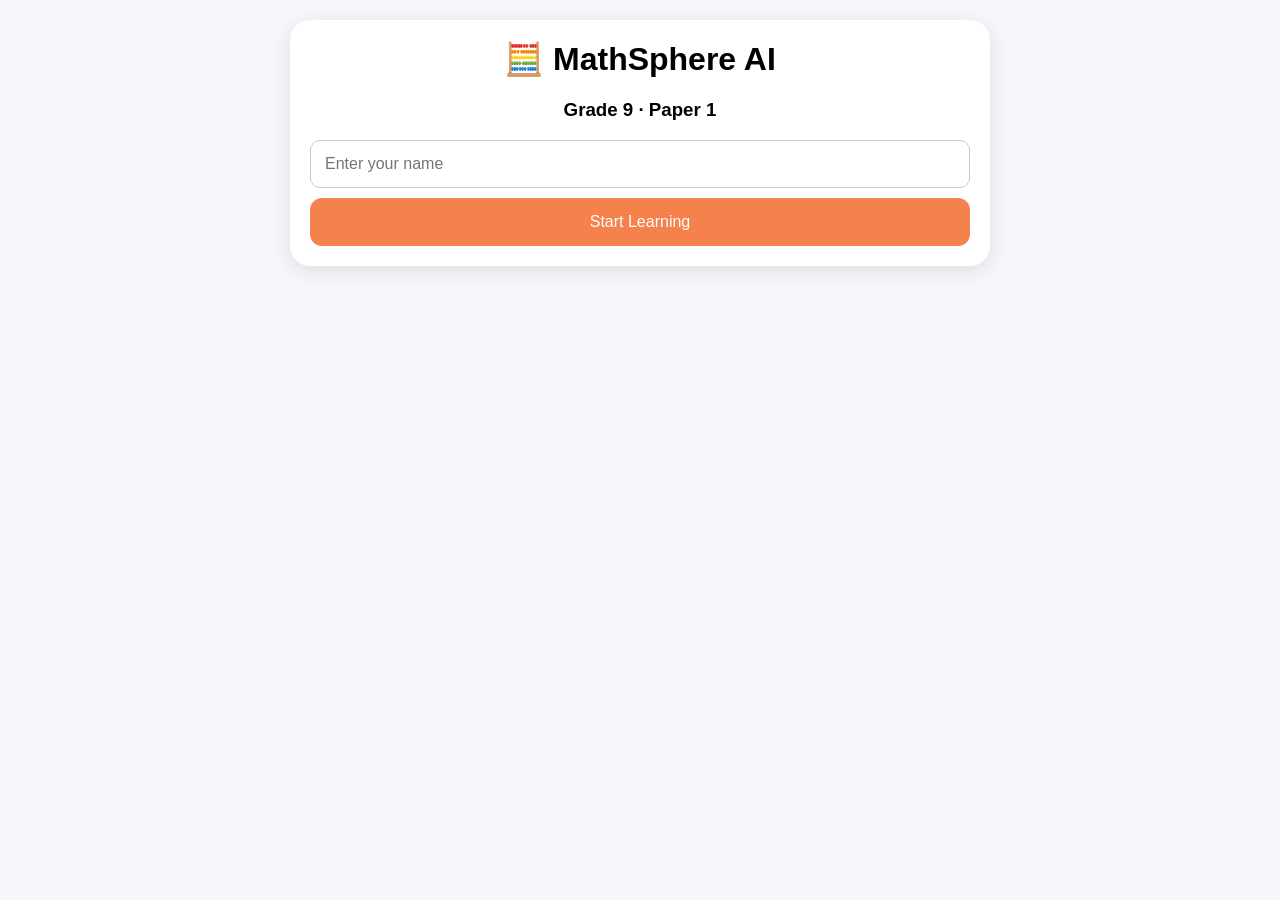
<file: grade9.html>
<!DOCTYPE html>
<html>
<head>
<meta charset="UTF-8">
<meta name="viewport" content="width=device-width, initial-scale=1">
<title>MathSphere AI - Grade 9</title>
<style>

body{
    margin:0;
    font-family:Arial,sans-serif;
    background:#f5f7fb;
}

.container{
    max-width:700px;
    margin:auto;
    padding:20px;
}

.card{
    background:white;
    border-radius:20px;
    padding:20px;
    box-shadow:0 5px 20px rgba(0,0,0,.1);
}

h1,h2,h3{
    text-align:center;
    margin-top:0;
}

button{
    border:none;
    border-radius:12px;
    padding:15px;
    width:100%;
    margin-top:10px;
    cursor:pointer;
    font-size:16px;
    font-family:inherit;
}

.primary{
    background:#f5824c;
    color:white;
}

.level{
    background:#fff1ea;
    text-align:left;
}

.locked{
    background:#ddd;
    color:#999;
    text-align:left;
    cursor:default;
}

.option{
    background:#fff1ea;
    text-align:left;
}

.option:disabled{
    opacity:0.7;
    cursor:default;
}

.hidden{
    display:none;
}

.stats{
    display:flex;
    justify-content:space-between;
    margin-bottom:15px;
    font-weight:bold;
}

.progress{
    background:#ddd;
    height:15px;
    border-radius:20px;
    overflow:hidden;
}

.progressFill{
    background:#f5824c;
    width:0%;
    height:100%;
    transition:width .3s;
}

.correct{
    background:#28a745 !important;
    color:white;
}

.wrong{
    background:#dc3545 !important;
    color:white;
}

.badge{
    background:gold;
    padding:12px;
    border-radius:10px;
    text-align:center;
    margin-top:15px;
    font-weight:bold;
}

input{
    width:100%;
    padding:14px;
    border:1px solid #ccc;
    border-radius:10px;
    font-size:16px;
    box-sizing:border-box;
}

.path-item{
    margin:10px 0;
}

.topicGrid{
    display:grid;
    grid-template-columns:1fr 1fr;
    gap:12px;
    margin-top:15px;
}

.topicCard{
    background:#fff1ea;
    border-radius:16px;
    padding:16px 10px;
    text-align:center;
    cursor:pointer;
    border:none;
    font-family:inherit;
}

.topicCard .icon{
    font-size:34px;
    display:block;
    margin-bottom:6px;
}

.topicCard .sub{
    font-size:12px;
    color:#666;
    font-weight:normal;
    display:block;
    margin-top:4px;
}

.backBtn{
    background:none;
    border:none;
    color:#f5824c;
    font-weight:bold;
    width:auto;
    padding:0;
    margin:0 0 10px 0;
    cursor:pointer;
    font-size:15px;
}

.explainBox{
    background:#fff8e1;
    border-radius:12px;
    padding:12px 14px;
    margin-top:12px;
    font-size:14px;
    line-height:1.4;
    display:none;
}

.learnBtn{
    background:#eaf7ee;
    color:#1e7a34;
    font-weight:bold;
}

.lessonText{
    font-size:15px;
    line-height:1.6;
    color:#333;
}

.formulaBox{
    background:#fff1ea;
    border-radius:12px;
    padding:14px;
    margin:14px 0;
    text-align:center;
    font-weight:bold;
    font-size:17px;
    color:#a34a1e;
}

.exampleBox{
    background:#fff8e1;
    border-radius:12px;
    padding:14px 16px;
    margin:14px 0;
    font-size:14px;
    line-height:1.6;
}

.tipBox{
    background:#eaf7ee;
    border-radius:12px;
    padding:12px 16px;
    margin:14px 0;
    font-size:13px;
    line-height:1.5;
    color:#1e7a34;
}

.questionText{
    font-size:21px;
}

</style>
</head>

<body>

<div class="container">

<!-- START SCREEN -->
<div id="welcome" class="card">
<h1>🧮 MathSphere AI</h1>
<h3>Grade 9 · Paper 1</h3>
<input id="studentName" placeholder="Enter your name">
<button class="primary" onclick="startJourney()">Start Learning</button>
</div>

<!-- TOPIC SELECT -->
<div id="topicScreen" class="card hidden">
<div class="stats">
<span id="welcomeUserTopics"></span>
<span id="xpDisplayTopics">⭐ 0 XP</span>
</div>
<h2>Choose A Topic</h2>
<div id="topicGrid" class="topicGrid"></div>
<button class="primary" style="margin-top:16px" onclick="showExamInfo()">📝 Take A Mock Exam</button>
</div>

<!-- EXAM INFO -->
<div id="examInfoScreen" class="card hidden">
<button class="backBtn" onclick="showTopics()">&larr; All Topics</button>
<h2>📝 Mock Exam</h2>
<div class="lessonText">
<p>This mock exam mixes questions from every topic — just like a real test.</p>
<ul>
<li><b>15 questions</b> covering all topics</li>
<li><b>20 minutes</b> on the clock</li>
<li>No hints during the exam — you'll see full explanations in the review afterwards</li>
</ul>
</div>
<button class="primary" onclick="startExam()">Start Mock Exam</button>
</div>

<!-- EXAM -->
<div id="examScreen" class="card hidden">
<div class="stats">
<span id="examTimer">⏱ 20:00</span>
<span id="examCounter"></span>
</div>
<div class="progress"><div class="progressFill" id="examProgressFill"></div></div>
<h2 id="examQuestionText" class="questionText"></h2>
<div id="examOptions"></div>
</div>

<!-- EXAM RESULTS -->
<div id="examResultScreen" class="card hidden">
<h1>📝 Mock Exam Results</h1>
<h2 id="examResultScore"></h2>
<h3 id="examPercentage"></h3>
<div id="examTopicBreakdown"></div>
<button class="level" onclick="toggleExamReview()" id="examReviewBtn">Review Answers</button>
<div id="examReview" class="hidden"></div>
<button class="level" onclick="showTopics()">Back To Topics</button>
</div>

<!-- LEARNING PATH -->
<div id="pathScreen" class="card hidden">
<button class="backBtn" onclick="showTopics()">&larr; All Topics</button>
<div class="stats">
<span id="welcomeUser"></span>
<span id="xpDisplay">⭐ 0 XP</span>
</div>
<h2 id="pathTitle"></h2>
<div id="path"></div>
</div>

<!-- LEARN / TUTORIAL -->
<div id="learnScreen" class="card hidden">
<button class="backBtn" onclick="showPath()">&larr; Back To Levels</button>
<h2 id="learnTitle"></h2>
<div class="lessonText" id="learnBody"></div>
<button class="primary" onclick="showPath()">Start Practicing →</button>
</div>

<!-- QUIZ -->
<div id="quizScreen" class="card hidden">

<div class="stats">
<span id="xpTop">⭐ 0 XP</span>
<span id="questionCounter"></span>
</div>

<div style="text-align:center;margin-bottom:10px">
<div id="quizHearts">❤️❤️❤️❤️❤️</div>
</div>

<div class="progress">
<div class="progressFill" id="progressFill"></div>
</div>

<h2 id="questionText" class="questionText"></h2>

<div id="options"></div>

<div class="explainBox" id="explainBox"></div>

<button class="primary" id="continueBtn" onclick="proceed()" style="display:none">Continue →</button>

</div>

<!-- RESULTS -->
<div id="resultScreen" class="card hidden">

<h1 id="resultHeading">🏆 Level Complete</h1>

<h2 id="resultScore"></h2>

<div style="font-size:60px;text-align:center;font-weight:bold;color:#f5824c" id="grade"></div>

<h3 id="percentage"></h3>

<div class="badge" id="resultBadge"></div>

<button class="primary" onclick="retryLevel()" id="retryBtn">Try Again</button>
<button class="level" onclick="showPath()">Back To Levels</button>

</div>

</div>

<script src="config.js"></script>
<script>

const GRADE_LABEL = "Grade 9";

/* ---------- helpers ---------- */

function randInt(min,max){
    return Math.floor(Math.random()*(max-min+1))+min;
}

function nonZero(min,max){
    let n=0;
    while(n===0) n=randInt(min,max);
    return n;
}

function wrap(n){
    return n<0 ? `(${n})` : `${n}`;
}

function signedTerm(c){
    return c>=0 ? `+ ${c}` : `− ${Math.abs(c)}`;
}

function fmt(n){
    n = Math.round(n*100)/100;
    return Number.isInteger(n) ? n : n.toFixed(2).replace(/0+$/,'').replace(/\.$/,'');
}

function shuffle(arr){
    for(let i=arr.length-1;i>0;i--){
        const j = Math.floor(Math.random()*(i+1));
        [arr[i],arr[j]]=[arr[j],arr[i]];
    }
    return arr;
}

function gcd(a,b){
    a=Math.abs(a); b=Math.abs(b);
    while(b){ [a,b]=[b,a%b]; }
    return a||1;
}

function simplifyFrac(n,d){
    if(d<0){ n=-n; d=-d; }
    const g=gcd(n,d);
    return [n/g,d/g];
}

function fracStr(n,d){
    const [sn,sd]=simplifyFrac(n,d);
    return sd===1 ? `${sn}` : `${sn}/${sd}`;
}

function uniqueTake(correct, candidates, need){
    const out=[];
    for(const c of candidates){
        if(c!==correct && !out.includes(c)) out.push(c);
        if(out.length>=need) break;
    }
    return out;
}

/* numeric question builder - allows negative numbers */
function makeQ(question, correct, distractorVals, unit, explain){
    let vals = new Set([correct]);
    for(const d of distractorVals){
        if(vals.size>=4) break;
        if(!vals.has(d)) vals.add(d);
    }
    let tries=0;
    while(vals.size<4 && tries<40){
        const delta = randInt(1,10) * (Math.random()<0.5?-1:1);
        const d = correct+delta;
        if(!vals.has(d)) vals.add(d);
        tries++;
    }
    const arr = shuffle(Array.from(vals));
    return {
        question,
        options: arr.map(v=>fmt(v)+unit),
        answer: arr.indexOf(correct),
        explain
    };
}

/* string-based question builder - for fractions, factorization, expansions etc. */
function makeQStr(question, correct, distractors, explain){
    let vals = new Set([correct]);
    for(const d of distractors){
        if(vals.size>=4) break;
        if(d && !vals.has(d)) vals.add(d);
    }
    let k=1;
    while(vals.size<4 && k<20){
        vals.add(correct+" ");
        k++;
    }
    const arr = shuffle(Array.from(vals));
    return {
        question,
        options: arr,
        answer: arr.indexOf(correct),
        explain
    };
}

/* ---------- NUMBERS & CALCULATIONS generators ---------- */

function genFracAddSub(){
    const denoms=[2,3,4,5,6,8];
    let d1=denoms[randInt(0,denoms.length-1)];
    let d2=denoms[randInt(0,denoms.length-1)];
    let n1=randInt(1,d1-1);
    let n2=randInt(1,d2-1);
    const op = Math.random()<0.5 ? '+' : '−';
    const common = (d1*d2)/gcd(d1,d2);
    let n1c=n1*(common/d1), n2c=n2*(common/d2);
    if(op==='−' && n1c<n2c){
        [n1,n2]=[n2,n1]; [d1,d2]=[d2,d1]; [n1c,n2c]=[n2c,n1c];
    }
    const resultN = op==='+' ? n1c+n2c : n1c-n2c;
    const correct = fracStr(resultN, common);
    const candidates=[
        fracStr(n1+n2, d1+d2),
        fracStr(n1c+n2c, common),
        fracStr(resultN, common+2),
        fracStr(n1*n2, d1*d2)
    ];
    const distractors = uniqueTake(correct, candidates, 3);
    return makeQStr(`Calculate: ${n1}/${d1} ${op} ${n2}/${d2}`, correct, distractors,
        `Find a common denominator (${common}): ${n1}/${d1} = ${n1c}/${common} and ${n2}/${d2} = ${n2c}/${common}. Then ${op} the numerators: ${n1c} ${op} ${n2c} = ${resultN}, giving ${correct}.`);
}

function genDecimal(){
    let x = randInt(10,200)/10, y = randInt(10,200)/10;
    const op = Math.random()<0.5?'+':'−';
    if(op==='−' && x<y){ [x,y]=[y,x]; }
    const correct = op==='+' ? Math.round((x+y)*100)/100 : Math.round((x-y)*100)/100;
    return makeQ(`Calculate: ${fmt(x)} ${op} ${fmt(y)}`,
        correct, [Math.round((x+y+1)*100)/100, Math.round((x-1)*100)/100, Math.round(x*10)/10], '',
        `${fmt(x)} ${op} ${fmt(y)} = ${fmt(correct)}. Line up the decimal points, then ${op==='+'?'add':'subtract'} as normal.`);
}

function genExponentLaw2(){
    const type = randInt(0,2);
    if(type===0){
        const base=randInt(2,5), m=randInt(2,3), n=randInt(2,3);
        const correct = Math.pow(base, m*n);
        return makeQ(`Evaluate: (${base}<sup>${m}</sup>)<sup>${n}</sup>`,
            correct, [Math.pow(base,m+n), Math.pow(base,m*n)+base, Math.pow(base,m)*n], '',
            `When raising a power to a power, multiply the exponents: (${base}<sup>${m}</sup>)<sup>${n}</sup> = ${base}<sup>${m*n}</sup> = ${correct}.`);
    } else if(type===1){
        const base=randInt(2,5), n=randInt(1,3);
        const denom=Math.pow(base,n);
        const correct = `1/${denom}`;
        const candidates=[`-1/${denom}`, `1/${denom+base}`, `${denom}`, `-${denom}`];
        const distractors=uniqueTake(correct,candidates,3);
        return makeQStr(`Evaluate: ${base}<sup>-${n}</sup>`, correct, distractors,
            `A negative exponent means "1 over" the positive power: ${base}<sup>-${n}</sup> = 1/${base}<sup>${n}</sup> = 1/${denom}.`);
    } else {
        const base=randInt(2,5), m=randInt(2,4), n=randInt(2,4);
        const correct=Math.pow(base,m+n);
        return makeQ(`Evaluate: ${base}<sup>${m}</sup> × ${base}<sup>${n}</sup>`,
            correct, [Math.pow(base,m*n), Math.pow(base,m)+Math.pow(base,n), Math.pow(base,m+n+1)], '',
            `Add the exponents when multiplying same-base powers: ${base}<sup>${m}</sup> × ${base}<sup>${n}</sup> = ${base}<sup>${m+n}</sup> = ${correct}.`);
    }
}

function genSciNotation(){
    const coeff = randInt(10,99)/10;
    const exp = randInt(2,6);
    const normalNumber = Math.round(coeff*Math.pow(10,exp)*100)/100;
    const correct = `${fmt(coeff)} × 10<sup>${exp}</sup>`;
    const candidates=[
        `${fmt(coeff)} × 10<sup>${exp-1}</sup>`,
        `${fmt(Math.round(coeff*10*10)/10)} × 10<sup>${exp-1}</sup>`,
        `${fmt(coeff)} × 10<sup>${exp+1}</sup>`
    ];
    const distractors = uniqueTake(correct, candidates, 3);
    return makeQStr(`Write ${fmt(normalNumber)} in scientific notation.`, correct, distractors,
        `Move the decimal point so only one non-zero digit is before it: ${fmt(coeff)}. Count how many places you moved it (${exp}) — that's the exponent: ${fmt(coeff)} × 10<sup>${exp}</sup>.`);
}

function genNumbersBoss(){
    const fns=[genFracAddSub,genDecimal,genExponentLaw2,genSciNotation];
    return fns[randInt(0,fns.length-1)]();
}

/* ---------- PATTERNS & FINANCE generators ---------- */

function genNumericPattern(){
    const a=randInt(1,10), d=randInt(2,9);
    const terms=[a,a+d,a+2*d,a+3*d];
    const correct=a+4*d;
    return makeQ(`Find the next term in the pattern: ${terms.join('; ')}; ...`,
        correct, [correct+d, correct-d, terms[3]+terms[2]], '',
        `The pattern increases by ${d} each time. Next term = ${terms[3]} + ${d} = ${correct}.`);
}

function genGeometricPattern(){
    const a=randInt(1,5), r=randInt(2,3);
    const terms=[a, a*r, a*r*r, a*r*r*r];
    const correct = terms[3]*r;
    return makeQ(`Find the next term in the pattern: ${terms.join('; ')}; ...`,
        correct, [correct+a, terms[3]+(terms[3]-terms[2]), Math.round(correct/r)], '',
        `Each term is multiplied by ${r} to get the next one. Next term = ${terms[3]} × ${r} = ${correct}.`);
}

function genSimpleInterest(){
    const P=randInt(2,20)*100;
    const r=randInt(2,15);
    const t=randInt(1,5);
    const correct=Math.round(P*r*t/100);
    return makeQ(`Calculate the simple interest earned on R${P} invested at ${r}% per year for ${t} years.`,
        correct, [Math.round(P*r/100), Math.round(P*(r+t)/100), correct+P], '',
        `Simple Interest = P × r × t ÷ 100 = ${P} × ${r} × ${t} ÷ 100 = R${correct}.`);
}

function genCompoundInterest(){
    const P=randInt(2,10)*100;
    const r=randInt(2,10);
    const t=randInt(2,3);
    const correct=Math.round(P*Math.pow(1+r/100,t));
    const simpleTotal=Math.round(P*(1+r*t/100));
    return makeQ(`Calculate the total amount after ${t} years if R${P} is invested at ${r}% per year, compounded annually.`,
        correct, [simpleTotal, P+r*t, correct+P], '',
        `Compound Interest formula: A = P × (1 + r/100)<sup>t</sup> = ${P} × (1 + ${r}/100)<sup>${t}</sup> ≈ R${correct}.`);
}

function genPatternsBoss(){
    const fns=[genNumericPattern,genGeometricPattern,genSimpleInterest,genCompoundInterest];
    return fns[randInt(0,fns.length-1)]();
}

/* ---------- ALGEBRA: EXPRESSIONS & EQUATIONS generators ---------- */

function genSimplifyExpr2(){
    const a=randInt(3,9), b=randInt(2,9);
    const c=randInt(1, Math.min(a+b-1,9));
    const correct=a+b-c;
    return makeQ(`Simplify: ${a}x² + ${b}x² − ${c}x²`,
        correct, [a+b+c, a-b+c, correct+2], 'x²',
        `Combine the like terms (same variable and exponent): ${a}x² + ${b}x² = ${a+b}x², then ${a+b}x² − ${c}x² = ${correct}x².`);
}

function genBinomialProduct(){
    const a=randInt(1,9), b=randInt(1,9);
    const correct = `x² + ${a+b}x + ${a*b}`;
    const candidates = [
        `x² + ${a+b}x − ${a*b}`,
        `x² + ${a*b}x + ${a+b}`,
        `x² − ${a+b}x + ${a*b}`,
        `x² + ${a+b+1}x + ${a*b}`
    ];
    const distractors = uniqueTake(correct, candidates, 3);
    return makeQStr(`Expand: (x + ${a})(x + ${b})`, correct, distractors,
        `Use FOIL: x × x = x², x × ${b} + ${a} × x = ${a+b}x, and ${a} × ${b} = ${a*b}. So (x+${a})(x+${b}) = x² + ${a+b}x + ${a*b}.`);
}

function genCommonFactor(){
    const g=randInt(2,6);
    const p=randInt(2,8), q=randInt(2,8);
    const t1=g*p, t2=g*q;
    const correct = `${g}(${p}x + ${q})`;
    const candidates=[
        `${g}(${p}x − ${q})`,
        `${p}(${g}x + ${q})`,
        `${g*p}(x + ${q})`,
        `${g}(${p+1}x + ${q})`
    ];
    const distractors=uniqueTake(correct,candidates,3);
    return makeQStr(`Factorize fully: ${t1}x + ${t2}`, correct, distractors,
        `The highest common factor of ${t1} and ${t2} is ${g}. Divide each term by ${g}: ${t1}x ÷ ${g} = ${p}x and ${t2} ÷ ${g} = ${q}. So ${t1}x + ${t2} = ${g}(${p}x + ${q}).`);
}

function genSolveEquationMix(){
    const type=randInt(0,2);
    if(type===0){
        const x=randInt(-10,15), a=randInt(2,9), b=randInt(1,15);
        const result=a*x+b;
        const correct=x;
        return makeQ(`Solve for x: ${a}x + ${b} = ${result}`,
            correct, [correct+2, correct-2, result-b], '',
            `Subtract ${b} from both sides: ${a}x = ${result-b}. Divide by ${a}: x = ${correct}.`);
    } else if(type===1){
        const x=randInt(2,12);
        const k=x*x;
        const correct=x;
        return makeQ(`Solve for x (give the positive value): x² = ${k}`,
            correct, [correct+1, correct-1, Math.round(k/2)], '',
            `Take the square root of both sides: x = √${k} = ${correct} (there's also a negative solution, −${correct}, but we want the positive one here).`);
    } else {
        const base=randInt(2,5), x=randInt(2,5);
        const result=Math.pow(base,x);
        const correct=x;
        return makeQ(`Solve for x: ${base}<sup>x</sup> = ${result}`,
            correct, [correct+1, correct-1, base], '',
            `Write ${result} as a power of ${base}: ${result} = ${base}<sup>${correct}</sup>, so x = ${correct}.`);
    }
}

function genAlgebra9Boss(){
    const fns=[genSimplifyExpr2,genBinomialProduct,genCommonFactor,genSolveEquationMix];
    return fns[randInt(0,fns.length-1)]();
}

/* ---------- GRAPHS generators ---------- */

function genGradient(){
    const x1=randInt(-5,5);
    const x2=x1+randInt(1,6)*(Math.random()<0.5?1:-1);
    let m=randInt(-5,5); if(m===0) m=2;
    const y1=randInt(-10,10);
    const y2=y1+m*(x2-x1);
    const correct=m;
    return makeQ(`Find the gradient of the line through (${x1}; ${y1}) and (${x2}; ${y2}).`,
        correct, [correct+1, correct-1, -correct], '',
        `Gradient = (y₂ − y₁) ÷ (x₂ − x₁) = (${y2} − ${y1}) ÷ (${x2} − ${x1}) = ${y2-y1} ÷ ${x2-x1} = ${correct}.`);
}

function genGradientIntercept(){
    let m=randInt(-6,6); if(m===0) m=2;
    const c=randInt(-10,10);
    const eqStr = `y = ${m}x ${signedTerm(c)}`;
    if(Math.random()<0.5){
        return makeQ(`In the equation ${eqStr}, what is the gradient?`,
            m, [c, m+1, -m], '',
            `In the form y = mx + c, m is the gradient. Here m = ${m}.`);
    } else {
        return makeQ(`In the equation ${eqStr}, what is the y-intercept?`,
            c, [m, c+1, -c], '',
            `In the form y = mx + c, c is the y-intercept. Here c = ${c}.`);
    }
}

function genFindIntercept(){
    let m=randInt(-5,5); if(m===0) m=2;
    const x1=randInt(-8,8), y1=randInt(-10,10);
    const correct = y1-m*x1;
    return makeQ(`A line has a gradient of ${m} and passes through (${x1}; ${y1}). What is its y-intercept?`,
        correct, [correct+m, correct-m, y1], '',
        `Use y = mx + c and solve for c: ${y1} = ${m}(${x1}) + c, so c = ${y1} − ${m*x1} = ${correct}.`);
}

function genEvalFunction(){
    let m=randInt(-6,6); if(m===0) m=3;
    const c=randInt(-10,10), x=randInt(-6,6);
    const correct = m*x+c;
    const eqStr = `y = ${m}x ${signedTerm(c)}`;
    return makeQ(`If ${eqStr}, find y when x = ${x}.`,
        correct, [correct+m, correct-c, m+x+c], '',
        `Substitute x = ${x}: y = ${m}(${x}) ${signedTerm(c)} = ${m*x} ${signedTerm(c)} = ${correct}.`);
}

function genGraphsBoss(){
    const fns=[genGradient,genGradientIntercept,genFindIntercept,genEvalFunction];
    return fns[randInt(0,fns.length-1)]();
}

/* ---------- topics data ---------- */

const topics=[
    {
        id:'numbers', title:'Numbers & Calculations', icon:'🔢',
        desc:'Fractions, decimals & exponents',
        levels:[
            {title:'Fractions', gen:genFracAddSub},
            {title:'Decimals', gen:genDecimal},
            {title:'Exponent Laws', gen:genExponentLaw2},
            {title:'Scientific Notation', gen:genSciNotation},
            {title:'Boss Battle', gen:genNumbersBoss}
        ]
    },
    {
        id:'patterns', title:'Patterns & Finance', icon:'📈',
        desc:'Sequences & interest',
        levels:[
            {title:'Numeric Patterns', gen:genNumericPattern},
            {title:'Geometric Patterns', gen:genGeometricPattern},
            {title:'Simple Interest', gen:genSimpleInterest},
            {title:'Compound Interest', gen:genCompoundInterest},
            {title:'Boss Battle', gen:genPatternsBoss}
        ]
    },
    {
        id:'algebra9', title:'Algebra: Expressions & Equations', icon:'🧮',
        desc:'Expand, factorize & solve',
        levels:[
            {title:'Simplifying Expressions', gen:genSimplifyExpr2},
            {title:'Binomial Products', gen:genBinomialProduct},
            {title:'Factorization', gen:genCommonFactor},
            {title:'Solving Equations', gen:genSolveEquationMix},
            {title:'Boss Battle', gen:genAlgebra9Boss}
        ]
    },
    {
        id:'graphs', title:'Graphs', icon:'📉',
        desc:'Gradients, intercepts & lines',
        levels:[
            {title:'Finding Gradient', gen:genGradient},
            {title:'Gradient & Intercept', gen:genGradientIntercept},
            {title:'Finding The Intercept', gen:genFindIntercept},
            {title:'Evaluating Functions', gen:genEvalFunction},
            {title:'Boss Battle', gen:genGraphsBoss}
        ]
    }
];

const tutorials={
    numbers:{
        intro:`<p>This topic covers working confidently with <b>fractions</b>, <b>decimals</b>, and <b>exponents</b> — the building blocks for almost everything else in Grade 9 maths.</p>`,
        formula:`a<sup>m</sup> × a<sup>n</sup> = a<sup>(m+n)</sup> &nbsp;|&nbsp; (a<sup>m</sup>)<sup>n</sup> = a<sup>(m×n)</sup> &nbsp;|&nbsp; a<sup>-n</sup> = 1/a<sup>n</sup>`,
        example:`<b>Fractions:</b> 1/4 + 1/3 → common denominator 12 → 3/12 + 4/12 = 7/12.<br><b>Scientific notation:</b> 45 000 = 4.5 × 10<sup>4</sup> (move the decimal point 4 places).`,
        tip:`💡 Tip: for fractions, always find a common denominator before adding or subtracting — never add the denominators together.`
    },
    patterns:{
        intro:`<p>A <b>pattern</b> (sequence) is a list of numbers that follows a rule. In a <b>numeric (arithmetic)</b> pattern you add the same number each time; in a <b>geometric</b> pattern you multiply by the same number each time. <b>Interest</b> uses similar step-by-step growth — simple interest grows by the same amount each year, compound interest grows by a percentage of the new total each year.</p>`,
        formula:`Simple Interest: SI = P × r × t ÷ 100<br>Compound Interest: A = P × (1 + r/100)<sup>t</sup>`,
        example:`<b>Pattern:</b> 3; 7; 11; 15; ... adds 4 each time, so next term = 19.<br><b>Simple Interest:</b> R1000 at 10% for 2 years = 1000 × 10 × 2 ÷ 100 = R200 interest.<br><b>Compound Interest:</b> R1000 at 10% for 2 years = 1000 × 1.1<sup>2</sup> = R1210 total.`,
        tip:`💡 Tip: compound interest is always a bit more than simple interest over the same period, because you earn interest on your interest too.`
    },
    algebra9:{
        intro:`<p>This topic builds on Grade 8 algebra: simplifying expressions, multiplying out brackets (<b>binomial products</b>), reversing that process (<b>factorization</b>), and solving different types of equations.</p>`,
        formula:`(x + a)(x + b) = x² + (a+b)x + ab<br>To factorize: find the highest common factor (HCF) and take it out.`,
        example:`<b>Expand:</b> (x+3)(x+5) = x² + 8x + 15.<br><b>Factorize:</b> 8x + 12 → HCF is 4 → 4(2x + 3).<br><b>Solve x² = 49</b> → x = 7 (and also −7).`,
        tip:`💡 Tip: factorizing is expanding done backwards — you can always check your answer by expanding it again to see if you get back to the original expression.`
    },
    graphs:{
        intro:`<p>A straight-line graph is written as <b>y = mx + c</b>, where <b>m</b> is the <b>gradient</b> (how steep the line is / rate of change) and <b>c</b> is the <b>y-intercept</b> (where the line crosses the y-axis, when x = 0).</p>`,
        formula:`Gradient: m = (y₂ − y₁) ÷ (x₂ − x₁)<br>Straight line equation: y = mx + c`,
        example:`<b>Gradient</b> between (1; 2) and (3; 8): m = (8−2) ÷ (3−1) = 6 ÷ 2 = 3.<br><b>Finding y when x=4</b> for y = 2x + 1: y = 2(4) + 1 = 9.`,
        tip:`💡 Tip: a positive gradient means the line goes up left-to-right; a negative gradient means it goes down. The bigger the number, the steeper the line.`
    }
};

const QUESTIONS_PER_LEVEL = 5;
const PASS_SCORE = 3;

/* ---------- state ---------- */

let student="";
let xp=0;
let hearts=5;
let progress={};
let currentTopic=null;
let currentLevel=0;
let currentQuestion=0;
let score=0;
let questions=[];

function defaultProgress(){
    const p={};
    topics.forEach(t=>{
        p[t.id]={
            unlocked:t.levels.map((l,i)=>i===0),
            completed:t.levels.map(()=>false)
        };
    });
    return p;
}

function loadState(){
    try{
        const raw=localStorage.getItem('mathsphere_grade9');
        if(raw){
            const data=JSON.parse(raw);
            student=data.student||"";
            xp=data.xp||0;
            progress=data.progress||defaultProgress();
            topics.forEach(t=>{ if(!progress[t.id]) progress[t.id]={unlocked:t.levels.map((l,i)=>i===0),completed:t.levels.map(()=>false)}; });
            return true;
        }
    }catch(e){}
    progress=defaultProgress();
    return false;
}

function saveState(){
    try{
        localStorage.setItem('mathsphere_grade9', JSON.stringify({student,xp,progress}));
    }catch(e){}
}

/* ---------- navigation ---------- */

function startJourney(){
    const nameField=document.getElementById("studentName").value.trim();
    if(!nameField){
        alert("Enter your name");
        return;
    }
    student=nameField;
    saveState();
    document.getElementById("welcome").classList.add("hidden");
    showTopics();
}

function showTopics(){
    document.getElementById("pathScreen").classList.add("hidden");
    document.getElementById("quizScreen").classList.add("hidden");
    document.getElementById("resultScreen").classList.add("hidden");
    document.getElementById("learnScreen").classList.add("hidden");
    document.getElementById("examInfoScreen").classList.add("hidden");
    document.getElementById("examScreen").classList.add("hidden");
    document.getElementById("examResultScreen").classList.add("hidden");
    document.getElementById("topicScreen").classList.remove("hidden");

    document.getElementById("welcomeUserTopics").innerHTML="👤 "+student;
    document.getElementById("xpDisplayTopics").innerHTML="⭐ "+xp+" XP";

    let html="";
    topics.forEach(t=>{
        const completedCount = progress[t.id].completed.filter(Boolean).length;
        html+=`
        <button class="topicCard" onclick="openTopic('${t.id}')">
            <span class="icon">${t.icon}</span>
            ${t.title}
            <span class="sub">${completedCount}/${t.levels.length} levels · ${t.desc}</span>
        </button>`;
    });
    document.getElementById("topicGrid").innerHTML=html;
}

function openTopic(topicId){
    currentTopic=topicId;
    showPath();
}

function showPath(){
    document.getElementById("quizScreen").classList.add("hidden");
    document.getElementById("resultScreen").classList.add("hidden");
    document.getElementById("topicScreen").classList.add("hidden");
    document.getElementById("learnScreen").classList.add("hidden");
    document.getElementById("examInfoScreen").classList.add("hidden");
    document.getElementById("examScreen").classList.add("hidden");
    document.getElementById("examResultScreen").classList.add("hidden");
    document.getElementById("pathScreen").classList.remove("hidden");

    const topic = topics.find(t=>t.id===currentTopic);
    document.getElementById("welcomeUser").innerHTML="👤 "+student;
    document.getElementById("xpDisplay").innerHTML="⭐ "+xp+" XP";
    document.getElementById("pathTitle").innerHTML=topic.icon+" "+topic.title;

    const p = progress[topic.id];
    let html=`<button class="level learnBtn path-item" onclick="showLearn('${topic.id}')">📖 Learn This Topic First</button>`;
    topic.levels.forEach((l,index)=>{
        if(p.unlocked[index]){
            html+=`
            <button class="level path-item" onclick="startLevel(${index})">
                ${p.completed[index] ? '✅' : '🔵'} Level ${index+1} - ${l.title}
            </button>`;
        }else{
            html+=`
            <button class="locked path-item">
                🔒 Level ${index+1} - ${l.title}
            </button>`;
        }
    });
    document.getElementById("path").innerHTML=html;
}

function showLearn(topicId){
    currentTopic=topicId;
    const topic = topics.find(t=>t.id===topicId);
    const lesson = tutorials[topicId];

    document.getElementById("pathScreen").classList.add("hidden");
    document.getElementById("learnScreen").classList.remove("hidden");

    document.getElementById("learnTitle").innerHTML=topic.icon+" "+topic.title;
    document.getElementById("learnBody").innerHTML=`
        ${lesson.intro}
        <div class="formulaBox">${lesson.formula}</div>
        <div class="exampleBox">${lesson.example}</div>
        <div class="tipBox">${lesson.tip}</div>
    `;
}

/* ---------- quiz flow ---------- */

function startLevel(level){
    currentLevel=level;
    currentQuestion=0;
    score=0;
    hearts=5;

    const topic = topics.find(t=>t.id===currentTopic);
    questions=[];
    for(let i=0;i<QUESTIONS_PER_LEVEL;i++){
        questions.push(topic.levels[level].gen());
    }

    document.getElementById("pathScreen").classList.add("hidden");
    document.getElementById("learnScreen").classList.add("hidden");
    document.getElementById("quizScreen").classList.remove("hidden");

    loadQuestion();
}

function retryLevel(){
    startLevel(currentLevel);
}

function loadQuestion(){
    const q = questions[currentQuestion];

    document.getElementById("xpTop").innerHTML="⭐ "+xp+" XP";
    document.getElementById("quizHearts").innerHTML="❤️".repeat(hearts);
    document.getElementById("questionCounter").innerHTML=(currentQuestion+1)+"/"+questions.length;
    document.getElementById("questionText").innerHTML=q.question;

    document.getElementById("progressFill").style.width=((currentQuestion)/questions.length*100)+"%";

    const explainBox = document.getElementById("explainBox");
    explainBox.style.display="none";
    explainBox.innerHTML="";
    document.getElementById("continueBtn").style.display="none";

    let html="";
    q.options.forEach((o,i)=>{
        html+=`<button class="option" onclick="answer(${i},this)">${o}</button>`;
    });
    document.getElementById("options").innerHTML=html;
}

function answer(choice,btn){
    const q = questions[currentQuestion];
    const buttons = document.querySelectorAll(".option");
    buttons.forEach(b=>b.disabled=true);

    if(choice===q.answer){
        btn.classList.add("correct");
        score++;
        xp+=10;
    }else{
        btn.classList.add("wrong");
        buttons[q.answer].classList.add("correct");
        hearts--;
    }

    const explainBox = document.getElementById("explainBox");
    explainBox.innerHTML="💡 "+q.explain;
    explainBox.style.display="block";

    document.getElementById("quizHearts").innerHTML="❤️".repeat(Math.max(hearts,0));
    document.getElementById("xpTop").innerHTML="⭐ "+xp+" XP";
    saveState();

    document.getElementById("continueBtn").style.display="block";
}

function proceed(){
    document.getElementById("continueBtn").style.display="none";

    if(hearts<=0){
        failLevel();
        return;
    }

    currentQuestion++;
    if(currentQuestion<questions.length){
        loadQuestion();
    }else{
        completeLevel();
    }
}

function failLevel(){
    document.getElementById("quizScreen").classList.add("hidden");
    document.getElementById("resultScreen").classList.remove("hidden");

    document.getElementById("resultHeading").innerHTML="💔 Out Of Hearts";
    document.getElementById("resultScore").innerHTML=score+" / "+questions.length+" Correct";
    document.getElementById("grade").innerHTML="";
    document.getElementById("percentage").innerHTML="";
    document.getElementById("resultBadge").innerHTML="Give it another go — you've got this! 💪<br><br>⭐ XP so far: "+xp;
    document.getElementById("retryBtn").innerHTML="Try Again";

    const failTopic = topics.find(t=>t.id===currentTopic);
    logResult({
        student, grade:GRADE_LABEL, topic:failTopic.title, level:failTopic.levels[currentLevel].title,
        mode:'level', result:'ran_out_of_hearts', score, total:questions.length,
        percent:Math.round((score/questions.length)*100), xp, date:new Date().toISOString()
    });
}

function completeLevel(){
    const topic = topics.find(t=>t.id===currentTopic);
    const total = questions.length;
    const percent = Math.round((score/total)*100);

    let grade="F";
    if(percent>=80) grade="A";
    else if(percent>=70) grade="B";
    else if(percent>=60) grade="C";
    else if(percent>=50) grade="D";

    const passed = score>=PASS_SCORE;
    if(passed){
        progress[topic.id].completed[currentLevel]=true;
        if(currentLevel+1<topic.levels.length){
            progress[topic.id].unlocked[currentLevel+1]=true;
        }
    }
    saveState();

    document.getElementById("quizScreen").classList.add("hidden");
    document.getElementById("resultScreen").classList.remove("hidden");

    document.getElementById("resultHeading").innerHTML = passed ? "🏆 Level Complete" : "📚 Almost There";
    document.getElementById("resultScore").innerHTML=score+" / "+total+" Correct";
    document.getElementById("grade").innerHTML=grade;
    document.getElementById("percentage").innerHTML=percent+"%";

    let badge="📚 Keep Practicing";
    if(!passed) badge="Score "+PASS_SCORE+"/"+total+" or more to unlock the next level. Try again!";
    else if(grade==="A") badge="🏆 Topic Master";
    else if(grade==="B") badge="🥈 Topic Expert";
    else badge="✅ Level Passed";

    document.getElementById("resultBadge").innerHTML=badge+"<br><br>⭐ XP: "+xp;
    document.getElementById("retryBtn").innerHTML="Try Again";

    logResult({
        student, grade:GRADE_LABEL, topic:topic.title, level:topic.levels[currentLevel].title,
        mode:'level', result: passed?'passed':'not_passed', score, total, percent, xp,
        date:new Date().toISOString()
    });
}

/* ---------- exam mode ---------- */

const EXAM_LENGTH = 15;
const EXAM_MINUTES = 20;
let examQuestions = [];
let examIndex = 0;
let examTimerInterval = null;
let examSecondsLeft = 0;

function showExamInfo(){
    document.getElementById("topicScreen").classList.add("hidden");
    document.getElementById("examInfoScreen").classList.remove("hidden");
}

function buildExamQuestions(){
    let pool = [];
    const perTopic = Math.floor(EXAM_LENGTH / topics.length);
    topics.forEach(t=>{
        for(let i=0;i<perTopic;i++){
            const lvl = t.levels[randInt(0, t.levels.length-1)];
            const q = lvl.gen();
            q.topicTitle = t.title;
            pool.push(q);
        }
    });
    while(pool.length < EXAM_LENGTH){
        const t = topics[randInt(0, topics.length-1)];
        const lvl = t.levels[randInt(0, t.levels.length-1)];
        const q = lvl.gen();
        q.topicTitle = t.title;
        pool.push(q);
    }
    return shuffle(pool).slice(0, EXAM_LENGTH);
}

function startExam(){
    examQuestions = buildExamQuestions();
    examQuestions.forEach(q=>{ q.userAnswer = null; });
    examIndex = 0;
    examSecondsLeft = EXAM_MINUTES*60;

    document.getElementById("examInfoScreen").classList.add("hidden");
    document.getElementById("examScreen").classList.remove("hidden");

    loadExamQuestion();

    clearInterval(examTimerInterval);
    examTimerInterval = setInterval(()=>{
        examSecondsLeft--;
        updateExamTimer();
        if(examSecondsLeft<=0){
            clearInterval(examTimerInterval);
            finishExam();
        }
    },1000);
    updateExamTimer();
}

function updateExamTimer(){
    const m = Math.floor(Math.max(examSecondsLeft,0)/60);
    const s = Math.max(examSecondsLeft,0)%60;
    document.getElementById("examTimer").innerHTML = "⏱ "+m+":"+(s<10?"0":"")+s;
}

function loadExamQuestion(){
    const q = examQuestions[examIndex];
    document.getElementById("examCounter").innerHTML=(examIndex+1)+"/"+examQuestions.length;
    document.getElementById("examProgressFill").style.width=(examIndex/examQuestions.length*100)+"%";
    document.getElementById("examQuestionText").innerHTML=q.question;
    let html="";
    q.options.forEach((o,i)=>{
        html+=`<button class="option" onclick="examAnswer(${i})">${o}</button>`;
    });
    document.getElementById("examOptions").innerHTML=html;
}

function examAnswer(choice){
    examQuestions[examIndex].userAnswer = choice;
    const buttons = document.querySelectorAll("#examOptions .option");
    buttons.forEach(b=>b.disabled=true);
    buttons[choice].style.opacity="0.6";
    setTimeout(()=>{
        examIndex++;
        if(examIndex<examQuestions.length){
            loadExamQuestion();
        }else{
            clearInterval(examTimerInterval);
            finishExam();
        }
    }, 350);
}

function finishExam(){
    document.getElementById("examScreen").classList.add("hidden");
    document.getElementById("examResultScreen").classList.remove("hidden");

    let correctCount=0;
    const topicStats={};
    examQuestions.forEach(q=>{
        if(!topicStats[q.topicTitle]) topicStats[q.topicTitle]={correct:0,total:0};
        topicStats[q.topicTitle].total++;
        if(q.userAnswer===q.answer){ correctCount++; topicStats[q.topicTitle].correct++; xp+=5; }
    });
    saveState();

    const total = examQuestions.length;
    const percent = Math.round((correctCount/total)*100);

    document.getElementById("examResultScore").innerHTML = correctCount+" / "+total+" Correct";
    document.getElementById("examPercentage").innerHTML = percent+"%";

    let breakdownHtml="<div class='exampleBox'>";
    Object.keys(topicStats).forEach(t=>{
        const s=topicStats[t];
        breakdownHtml += `<b>${t}:</b> ${s.correct}/${s.total}<br>`;
    });
    breakdownHtml+="</div>";
    document.getElementById("examTopicBreakdown").innerHTML=breakdownHtml;

    let reviewHtml="";
    examQuestions.forEach((q,i)=>{
        const userAns = q.userAnswer!==null ? q.options[q.userAnswer] : "Not answered";
        const correctAns = q.options[q.answer];
        const isRight = q.userAnswer===q.answer;
        reviewHtml += `<div class="exampleBox" style="text-align:left">
            <b>${i+1}. ${q.question}</b><br>
            Your answer: ${isRight?'✅':'❌'} ${userAns}<br>
            ${!isRight? 'Correct answer: '+correctAns+'<br>' : ''}
            <span style="font-size:13px">💡 ${q.explain}</span>
        </div>`;
    });
    document.getElementById("examReview").innerHTML=reviewHtml;
    document.getElementById("examReview").classList.add("hidden");
    document.getElementById("examReviewBtn").innerHTML="Review Answers";

    const breakdownStr = Object.keys(topicStats).map(t=>`${t}:${topicStats[t].correct}/${topicStats[t].total}`).join(" | ");
    logResult({
        student, grade:GRADE_LABEL, topic:'ALL (Mock Exam)', level:'Mock Exam', mode:'exam',
        score:correctCount, total, percent, xp, breakdown:breakdownStr, date:new Date().toISOString()
    });
}

function toggleExamReview(){
    const el = document.getElementById("examReview");
    const btn = document.getElementById("examReviewBtn");
    if(el.classList.contains("hidden")){
        el.classList.remove("hidden");
        btn.innerHTML="Hide Answers";
    }else{
        el.classList.add("hidden");
        btn.innerHTML="Review Answers";
    }
}

/* ---------- init ---------- */

loadState();
if(student){
    document.getElementById("studentName").value=student;
}
</script>

</body>
</html>
</file>
<file: css/style.css>
/* ==========================================================================
   MathSpark — Design Tokens
   ========================================================================== */
:root{
  --navy: #0D1B2A;
  --blue: #2563EB;
  --green: #16A34A;
  --orange: #F59E0B;
  --bg: #F8FAFC;
  --surface: #FFFFFF;
  --text: #0D1B2A;
  --text-muted: #52606D;
  --border: #E2E8F0;
  --radius: 16px;
  --shadow-sm: 0 1px 3px rgba(13,27,42,0.08);
  --shadow-md: 0 8px 24px rgba(13,27,42,0.10);
  --shadow-lg: 0 20px 48px rgba(13,27,42,0.16);
  --font-display: 'Poppins', sans-serif;
  --font-body: 'Inter', sans-serif;
}

[data-theme="dark"]{
  --bg: #0B1622;
  --surface: #12233A;
  --text: #F8FAFC;
  --text-muted: #93A4B8;
  --border: #1E3350;
  --shadow-sm: 0 1px 3px rgba(0,0,0,0.3);
  --shadow-md: 0 8px 24px rgba(0,0,0,0.35);
  --shadow-lg: 0 20px 48px rgba(0,0,0,0.45);
}

*, *::before, *::after{ box-sizing: border-box; }

html{ scroll-behavior: smooth; }

body{
  margin: 0;
  background: var(--bg);
  color: var(--text);
  font-family: var(--font-body);
  line-height: 1.55;
  transition: background 0.25s ease, color 0.25s ease;
  -webkit-font-smoothing: antialiased;
}

h1, h2, h3, h4{
  font-family: var(--font-display);
  color: var(--text);
  margin: 0 0 0.5em;
  letter-spacing: -0.02em;
}

a{ color: inherit; text-decoration: none; }
ul{ list-style: none; margin: 0; padding: 0; }
img{ max-width: 100%; display: block; }

.container{
  max-width: 1160px;
  margin: 0 auto;
  padding: 0 24px;
}

.eyebrow{
  display: inline-block;
  font-family: var(--font-display);
  font-size: 12px;
  font-weight: 600;
  letter-spacing: 0.14em;
  text-transform: uppercase;
  color: var(--blue);
  margin-bottom: 12px;
}

/* ==========================================================================
   Navigation
   ========================================================================== */
.nav{
  position: sticky;
  top: 0;
  z-index: 100;
  background: color-mix(in srgb, var(--surface) 88%, transparent);
  backdrop-filter: blur(10px);
  border-bottom: 1px solid var(--border);
}

.nav-inner{
  display: flex;
  align-items: center;
  justify-content: space-between;
  padding: 14px 24px;
  max-width: 1160px;
  margin: 0 auto;
}

.brand{
  display: flex;
  align-items: center;
  gap: 10px;
  font-family: var(--font-display);
  font-weight: 700;
  font-size: 20px;
}

.brand img{ width: 36px; height: 36px; border-radius: 9px; }
.brand .spark{ color: var(--orange); }

.nav-links{
  display: flex;
  align-items: center;
  gap: 32px;
}

.nav-links a{
  font-size: 14.5px;
  font-weight: 500;
  color: var(--text-muted);
  position: relative;
  padding: 4px 0;
  transition: color 0.2s ease;
}

.nav-links a:hover,
.nav-links a:focus-visible{ color: var(--blue); }

.nav-links a::after{
  content: '';
  position: absolute;
  left: 0; bottom: -2px;
  width: 0; height: 2px;
  background: var(--blue);
  transition: width 0.25s ease;
}

.nav-links a:hover::after{ width: 100%; }

.nav-actions{ display: flex; align-items: center; gap: 14px; }

.badge-soon{
  font-size: 10px;
  font-weight: 700;
  letter-spacing: 0.04em;
  background: color-mix(in srgb, var(--orange) 18%, transparent);
  color: var(--orange);
  padding: 2px 7px;
  border-radius: 999px;
  margin-left: 6px;
  vertical-align: middle;
}

.theme-toggle{
  width: 40px; height: 40px;
  border-radius: 12px;
  border: 1px solid var(--border);
  background: var(--surface);
  cursor: pointer;
  display: flex; align-items: center; justify-content: center;
  font-size: 17px;
  transition: transform 0.2s ease, border-color 0.2s ease;
}
.theme-toggle:hover{ transform: rotate(14deg); border-color: var(--blue); }

.btn-login{
  font-family: var(--font-display);
  font-weight: 600;
  font-size: 14px;
  padding: 9px 18px;
  border-radius: 10px;
  border: 1px solid var(--border);
  color: var(--text-muted);
  cursor: not-allowed;
  opacity: 0.7;
}

.nav-toggle{
  display: none;
  width: 40px; height: 40px;
  border-radius: 10px;
  border: 1px solid var(--border);
  background: var(--surface);
  cursor: pointer;
  align-items: center;
  justify-content: center;
}
.nav-toggle span, .nav-toggle span::before, .nav-toggle span::after{
  content: '';
  display: block;
  width: 18px; height: 2px;
  background: var(--text);
  border-radius: 2px;
  position: relative;
  transition: 0.25s ease;
}
.nav-toggle span::before{ position: absolute; top: -6px; }
.nav-toggle span::after{ position: absolute; top: 6px; }

/* ==========================================================================
   Hero
   ========================================================================== */
.hero{
  padding: 88px 24px 64px;
  text-align: center;
  position: relative;
  overflow: hidden;
  background:
    radial-gradient(600px 300px at 15% 0%, color-mix(in srgb, var(--blue) 10%, transparent), transparent 70%),
    radial-gradient(600px 300px at 85% 10%, color-mix(in srgb, var(--green) 10%, transparent), transparent 70%);
}

.hero-logo{
  width: 84px; height: 84px;
  margin: 0 auto 20px;
  border-radius: 22px;
  box-shadow: var(--shadow-lg);
}

.hero h1{
  font-size: clamp(36px, 5.5vw, 60px);
  font-weight: 700;
  margin-bottom: 10px;
}

.hero h1 .spark{
  background: linear-gradient(120deg, var(--blue), var(--green));
  -webkit-background-clip: text;
  background-clip: text;
  color: transparent;
}

.hero-tagline{
  font-family: var(--font-display);
  font-weight: 600;
  font-size: 18px;
  color: var(--blue);
  letter-spacing: 0.05em;
  margin-bottom: 6px;
}

.hero-sub{
  font-size: 17px;
  color: var(--text-muted);
  max-width: 480px;
  margin: 0 auto 34px;
}

.hero-actions{
  display: flex;
  gap: 16px;
  justify-content: center;
  flex-wrap: wrap;
}

.btn{
  font-family: var(--font-display);
  font-weight: 600;
  font-size: 15px;
  padding: 14px 28px;
  border-radius: 12px;
  border: none;
  cursor: pointer;
  transition: transform 0.2s ease, box-shadow 0.2s ease;
  display: inline-flex;
  align-items: center;
  gap: 8px;
}

.btn-primary{
  background: var(--blue);
  color: white;
  box-shadow: 0 8px 20px color-mix(in srgb, var(--blue) 40%, transparent);
}
.btn-primary:hover{
  transform: translateY(-2px);
  box-shadow: 0 12px 28px color-mix(in srgb, var(--blue) 55%, transparent);
}

.btn-secondary{
  background: var(--surface);
  color: var(--text);
  border: 1px solid var(--border);
}
.btn-secondary:hover{
  transform: translateY(-2px);
  border-color: var(--green);
  box-shadow: 0 10px 24px color-mix(in srgb, var(--green) 25%, transparent);
}

/* ==========================================================================
   Grade cards
   ========================================================================== */
.section{ padding: 72px 24px; }
.section-head{ text-align: center; margin-bottom: 44px; }
.section-head h2{ font-size: clamp(26px, 3.5vw, 34px); }
.section-head p{ color: var(--text-muted); font-size: 16px; }

.grade-grid{
  display: grid;
  grid-template-columns: repeat(5, 1fr);
  gap: 20px;
}

.grade-card{
  background: var(--surface);
  border: 1px solid var(--border);
  border-radius: var(--radius);
  padding: 28px 18px;
  text-align: center;
  box-shadow: var(--shadow-sm);
  transition: transform 0.28s cubic-bezier(.2,.8,.2,1), box-shadow 0.28s ease, border-color 0.28s ease;
  opacity: 0;
  transform: translateY(16px);
}

.grade-card.in-view{ opacity: 1; transform: translateY(0); }

.grade-card:hover{
  transform: translateY(-8px);
  box-shadow: var(--shadow-md);
  border-color: var(--blue);
}

.grade-card .num{
  font-family: var(--font-display);
  font-weight: 700;
  font-size: 34px;
  color: var(--blue);
  margin-bottom: 4px;
}

.grade-card .label{
  font-family: var(--font-display);
  font-weight: 600;
  font-size: 15px;
  margin-bottom: 6px;
}

.grade-card .topics{
  font-size: 12.5px;
  color: var(--text-muted);
  min-height: 32px;
}

.grade-card.disabled{
  opacity: 0.55;
  cursor: default;
}
.grade-card.disabled:hover{
  transform: none;
  box-shadow: var(--shadow-sm);
  border-color: var(--border);
}

.tag-soon{
  display: inline-block;
  margin-top: 10px;
  font-size: 10.5px;
  font-weight: 700;
  letter-spacing: 0.04em;
  background: color-mix(in srgb, var(--orange) 16%, transparent);
  color: var(--orange);
  padding: 3px 9px;
  border-radius: 999px;
}

/* ==========================================================================
   Features
   ========================================================================== */
.features{
  background: var(--surface);
  border-top: 1px solid var(--border);
  border-bottom: 1px solid var(--border);
}

.feature-grid{
  display: grid;
  grid-template-columns: repeat(auto-fit, minmax(220px, 1fr));
  gap: 18px;
}

.feature-item{
  display: flex;
  align-items: flex-start;
  gap: 14px;
  padding: 20px;
  border-radius: var(--radius);
  border: 1px solid var(--border);
  background: var(--bg);
  opacity: 0;
  transform: translateY(16px);
  transition: opacity 0.5s ease, transform 0.5s ease;
}

.feature-item.in-view{ opacity: 1; transform: translateY(0); }

.feature-icon{
  width: 40px; height: 40px;
  min-width: 40px;
  border-radius: 10px;
  display: flex; align-items: center; justify-content: center;
  font-size: 18px;
  color: white;
}

.feature-item h4{ font-size: 15px; margin-bottom: 2px; }
.feature-item p{ font-size: 13px; color: var(--text-muted); margin: 0; }

/* ==========================================================================
   Roadmap teaser (Duolingo-style path)
   ========================================================================== */
.path-teaser{
  display: flex;
  align-items: center;
  justify-content: center;
  gap: 6px;
  flex-wrap: wrap;
  margin-top: 48px;
}

.path-node{
  width: 54px; height: 54px;
  border-radius: 50%;
  display: flex; align-items: center; justify-content: center;
  font-family: var(--font-display);
  font-weight: 700;
  font-size: 15px;
  color: white;
  box-shadow: var(--shadow-sm);
  position: relative;
}

.path-connector{
  width: 32px; height: 3px;
  background: var(--border);
  border-radius: 2px;
}

/* ==========================================================================
   Footer
   ========================================================================== */
.footer{
  padding: 48px 24px 28px;
  text-align: center;
}

.footer-links{
  display: flex;
  gap: 28px;
  justify-content: center;
  flex-wrap: wrap;
  margin-bottom: 20px;
}

.footer-links a{
  font-size: 13.5px;
  color: var(--text-muted);
  transition: color 0.2s ease;
}
.footer-links a:hover{ color: var(--blue); }

.footer-copy{
  font-size: 12.5px;
  color: var(--text-muted);
}
</file>
<file: css/animations.css>
/* ==========================================================================
   MathSpark — Motion
   Respects prefers-reduced-motion throughout.
   ========================================================================== */

@keyframes floatY{
  0%, 100%{ transform: translateY(0); }
  50%{ transform: translateY(-6px); }
}

@keyframes sparkPulse{
  0%, 100%{ opacity: 1; }
  50%{ opacity: 0.55; }
}

@keyframes fadeUp{
  from{ opacity: 0; transform: translateY(18px); }
  to{ opacity: 1; transform: translateY(0); }
}

.hero-logo{
  animation: floatY 4.5s ease-in-out infinite;
}

.hero h1, .hero-tagline, .hero-sub, .hero-actions{
  animation: fadeUp 0.7s cubic-bezier(.2,.8,.2,1) both;
}
.hero-tagline{ animation-delay: 0.05s; }
.hero-sub{ animation-delay: 0.12s; }
.hero-actions{ animation-delay: 0.2s; }

.grade-card{
  transition-delay: calc(var(--i, 0) * 60ms);
}

.feature-item{
  transition-delay: calc(var(--i, 0) * 60ms);
}

/* Mobile nav slide */
.nav-links{
  transition: right 0.35s cubic-bezier(.2,.8,.2,1);
}

/* Path node gentle pulse to suggest "in progress" */
.path-node.active{
  animation: sparkPulse 2.2s ease-in-out infinite;
}

@media (prefers-reduced-motion: reduce){
  *, *::before, *::after{
    animation-duration: 0.001ms !important;
    animation-iteration-count: 1 !important;
    transition-duration: 0.001ms !important;
    scroll-behavior: auto !important;
  }
}
</file>
<file: css/responsive.css>
/* ==========================================================================
   MathSpark — Responsive
   ========================================================================== */

@media (max-width: 900px){
  .grade-grid{ grid-template-columns: repeat(3, 1fr); }
}

@media (max-width: 720px){
  .nav-toggle{ display: flex; }

  .nav-links{
    position: fixed;
    top: 65px; right: -100%;
    height: calc(100vh - 65px);
    width: 78vw;
    max-width: 320px;
    background: var(--surface);
    border-left: 1px solid var(--border);
    flex-direction: column;
    align-items: flex-start;
    gap: 4px;
    padding: 24px;
    box-shadow: var(--shadow-lg);
  }

  .nav-links.open{ right: 0; }

  .nav-links a{ width: 100%; padding: 12px 0; }
  .nav-links a::after{ display: none; }

  .nav-actions{ gap: 8px; }
  .btn-login{ display: none; }

  .grade-grid{ grid-template-columns: repeat(2, 1fr); }

  .hero{ padding: 64px 20px 48px; }
  .section{ padding: 56px 20px; }
}

@media (max-width: 480px){
  .grade-grid{ grid-template-columns: 1fr 1fr; }
  .path-teaser{ gap: 4px; }
  .path-node{ width: 44px; height: 44px; font-size: 13px; }
  .path-connector{ width: 18px; }
}
</file>
